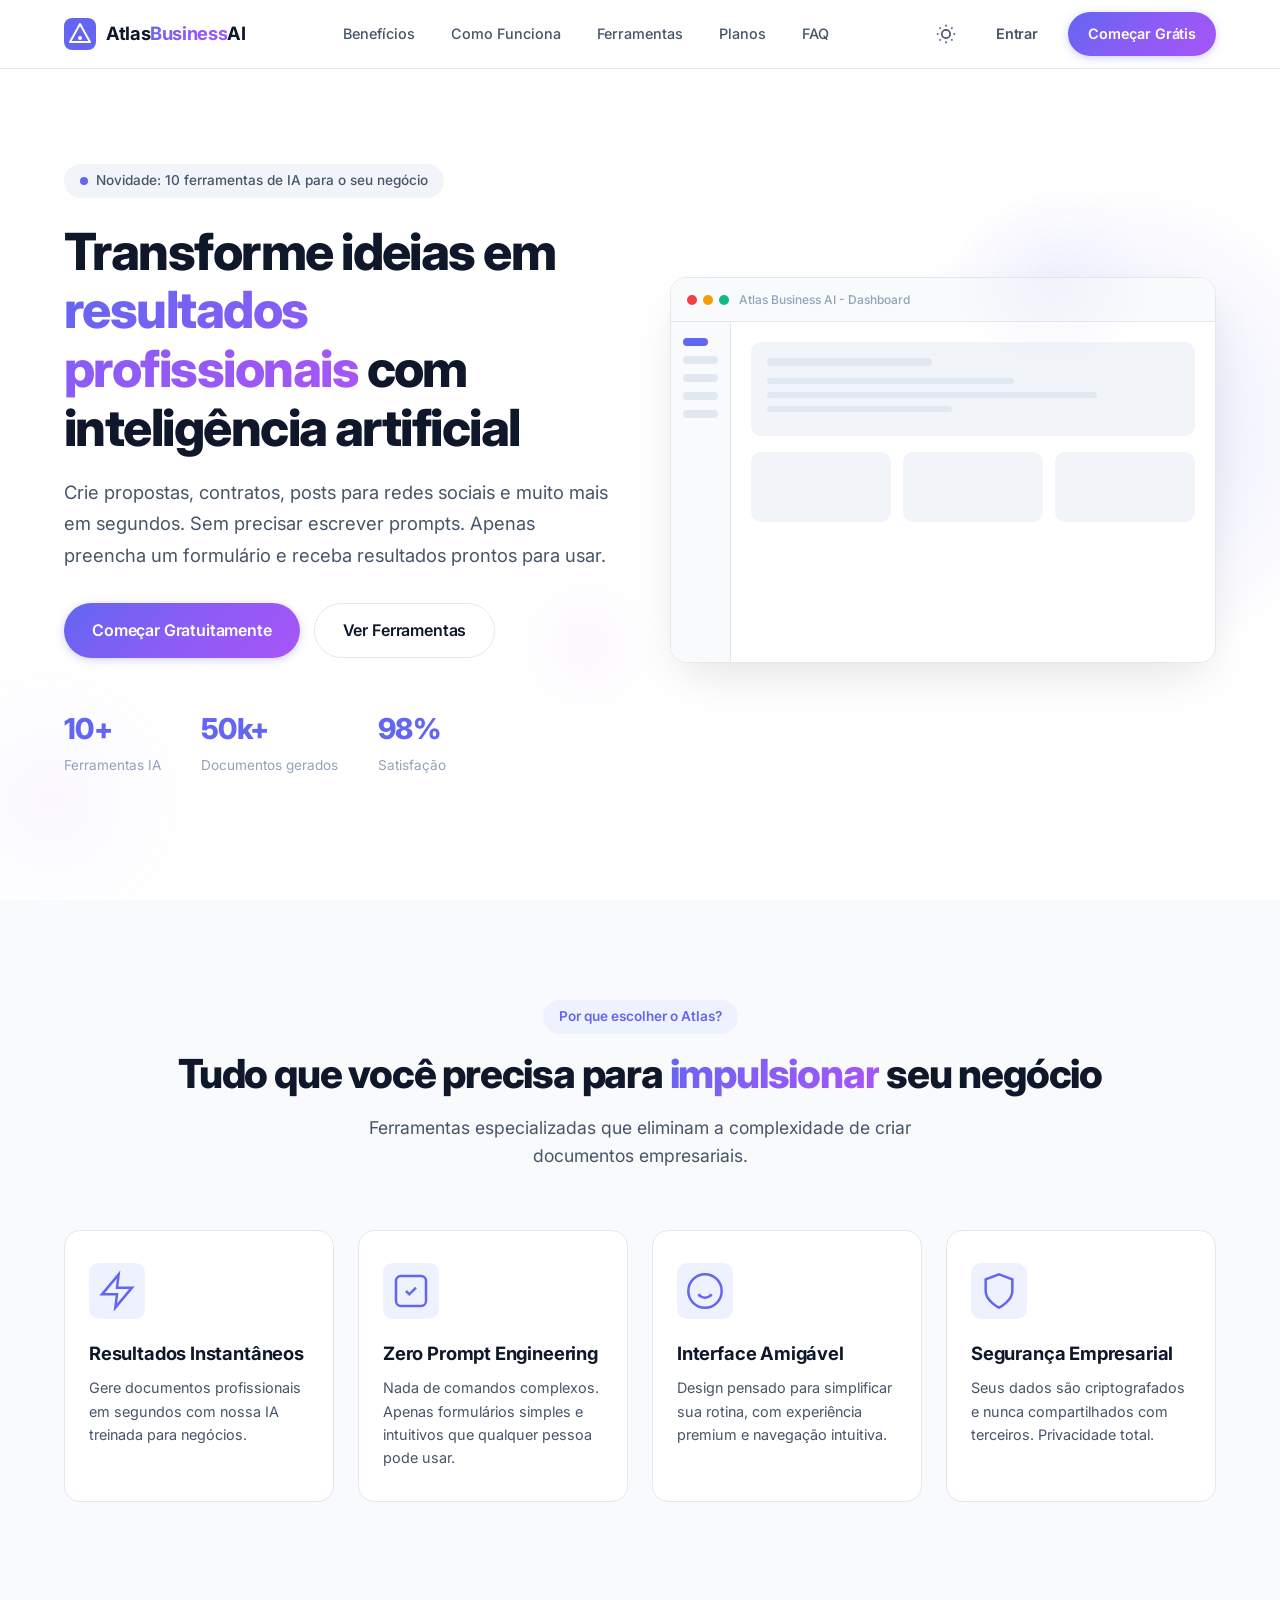
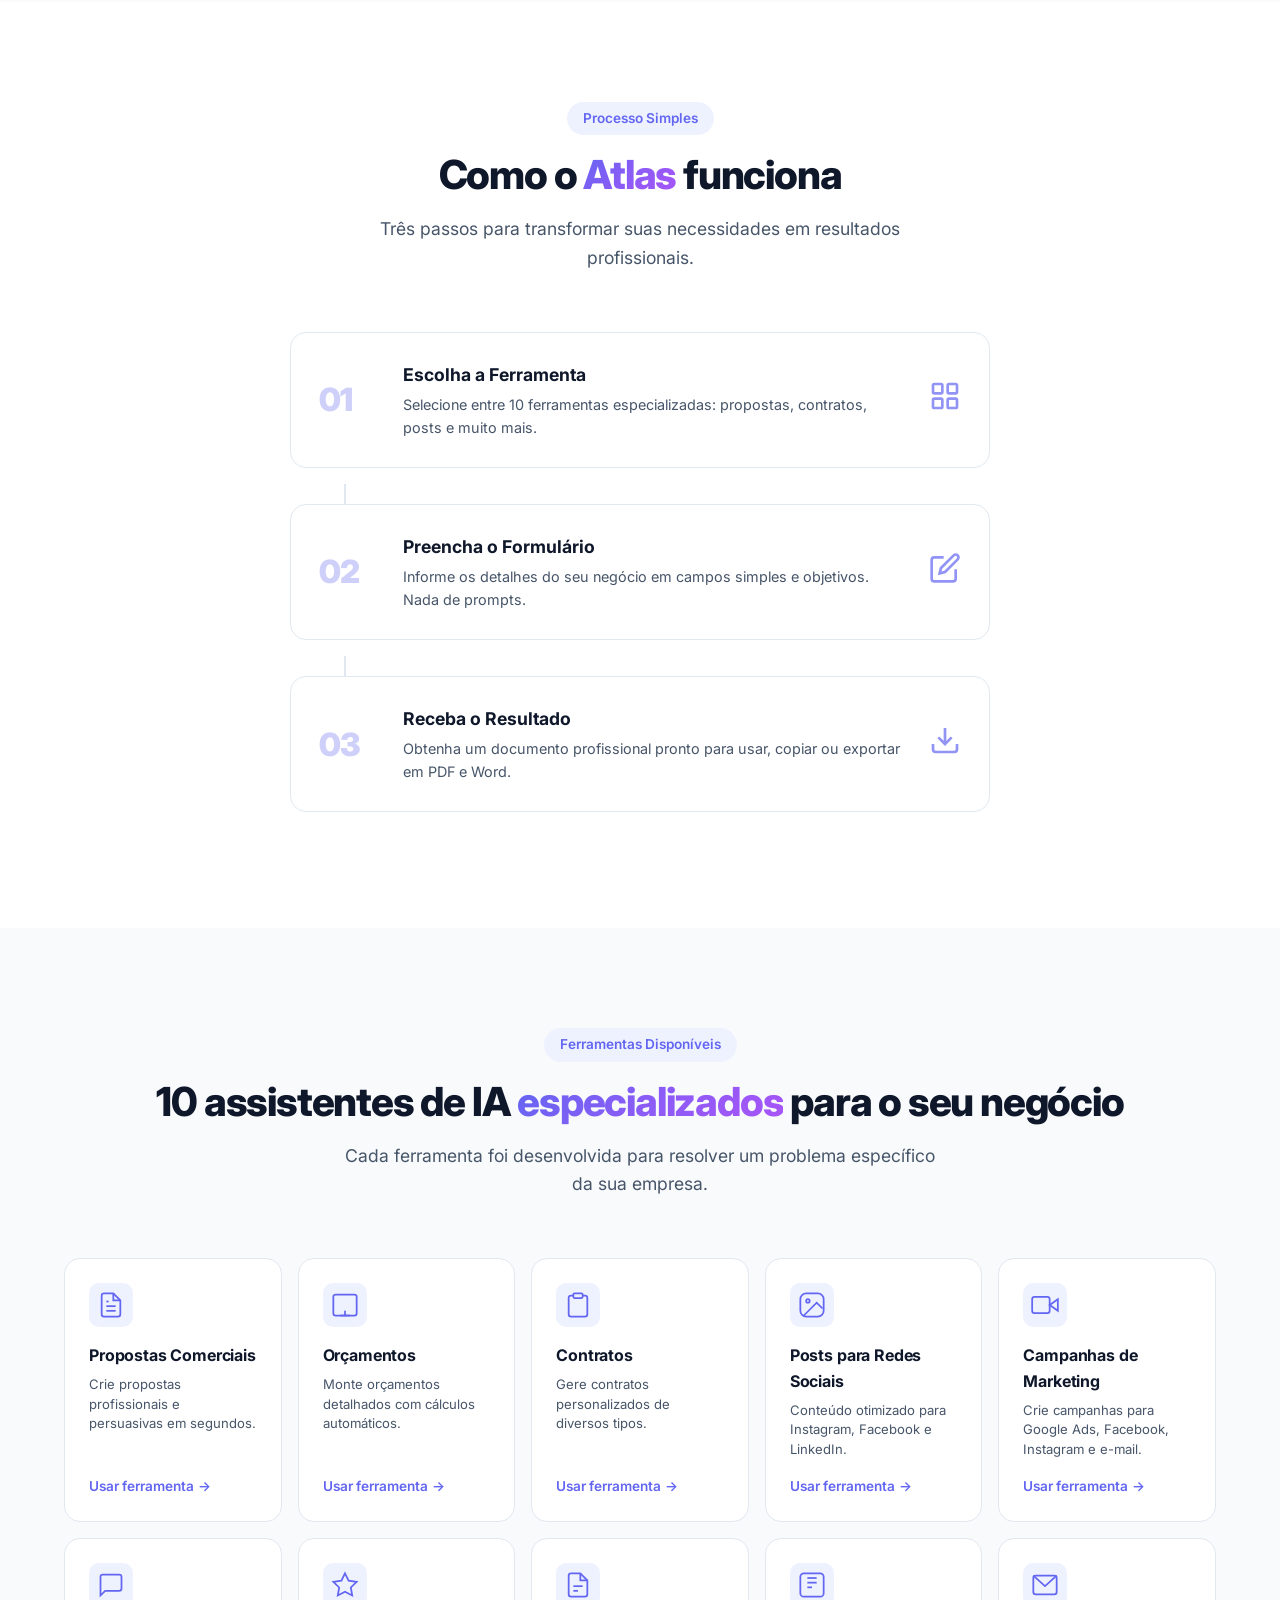
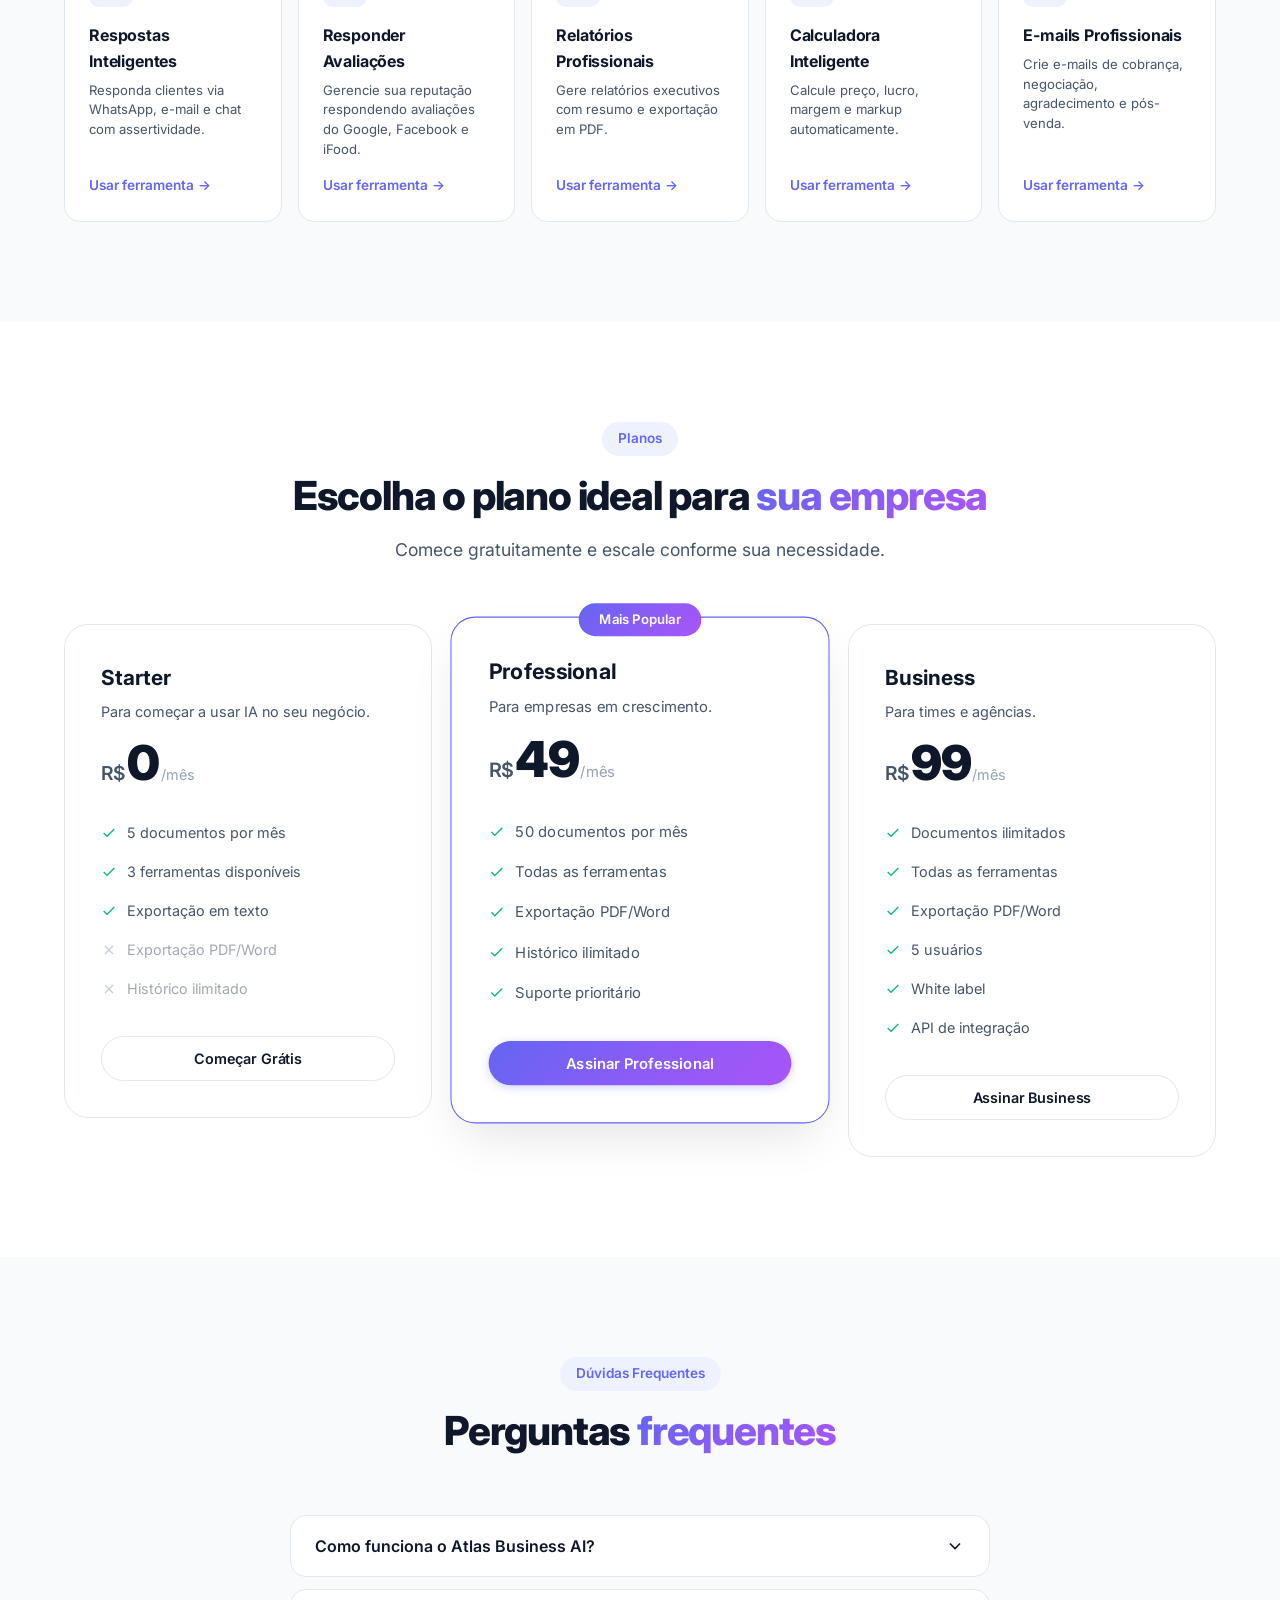
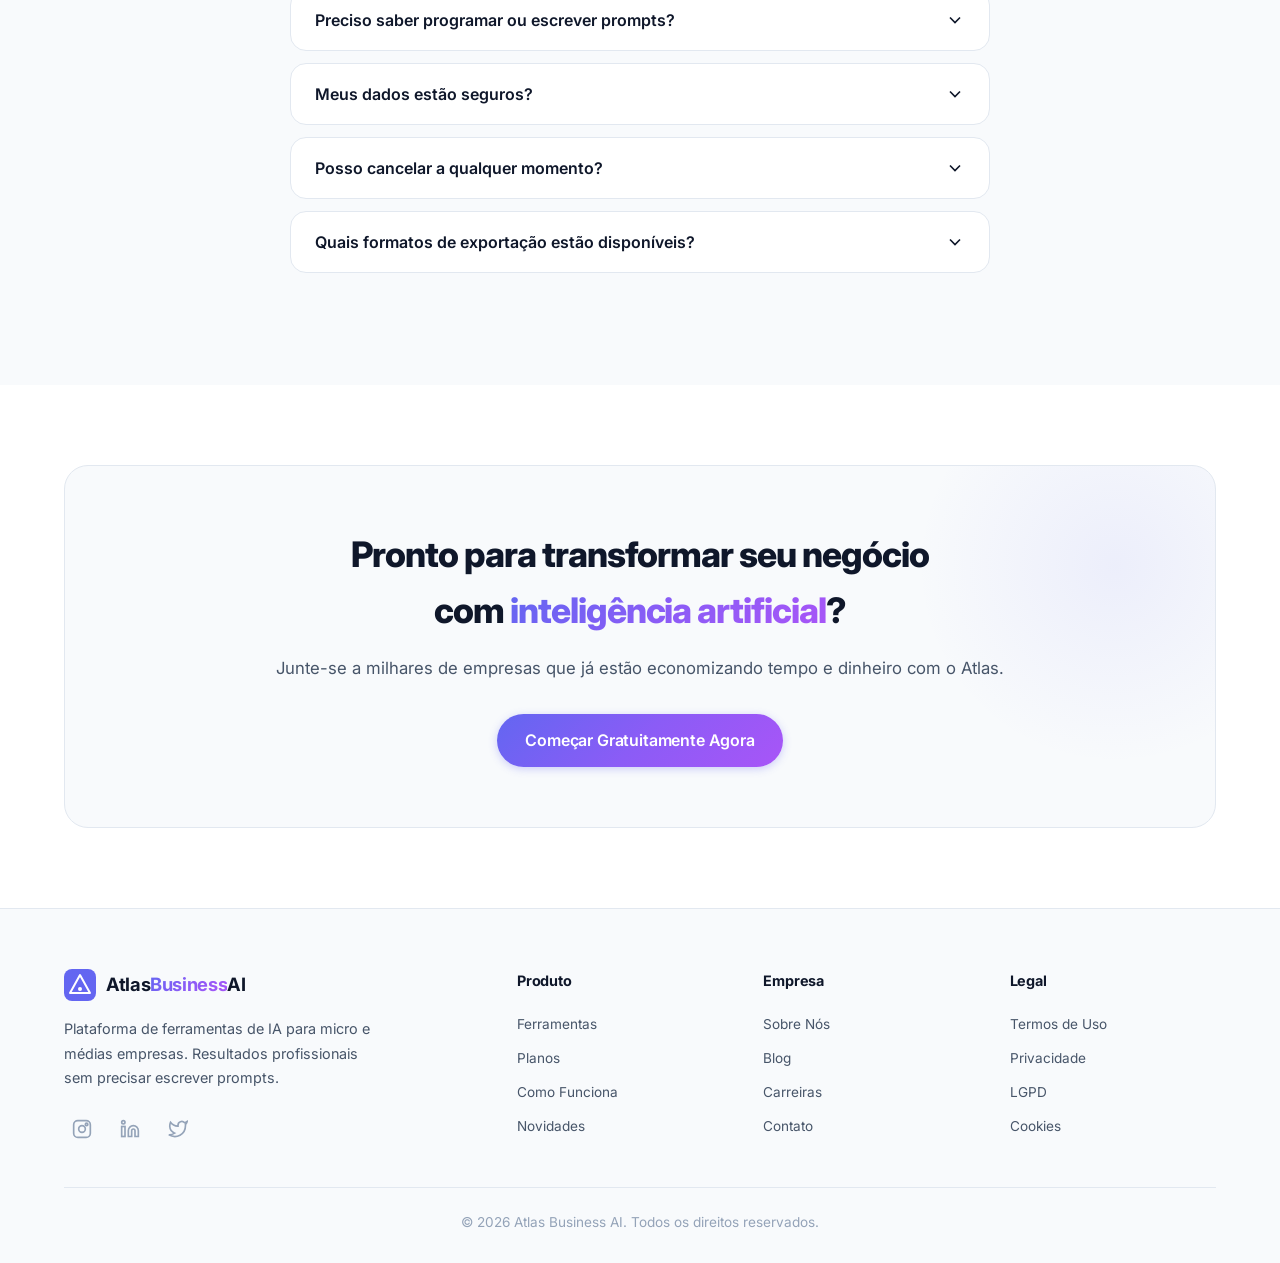
<file: index.html>
<!DOCTYPE html>
<html lang="pt-BR" data-theme="light">
<head>
    <meta charset="UTF-8">
    <meta name="viewport" content="width=device-width, initial-scale=1.0">
    <meta name="description" content="Atlas Business AI - Plataforma de ferramentas de IA para micro e médias empresas. Propostas, contratos, orçamentos e muito mais em segundos.">
    <meta name="keywords" content="IA, SaaS, propostas, contratos, orçamentos, posts, marketing, relatórios, pequenas empresas">
    <meta name="author" content="Atlas Business AI">
    <meta name="theme-color" content="#0a0f1e">
    <meta property="og:title" content="Atlas Business AI - Ferramentas Inteligentes para seu Negócio">
    <meta property="og:description" content="Crie propostas, contratos, posts e muito mais com IA. Simples, rápido e profissional.">
    <meta property="og:type" content="website">
    <meta property="og:url" content="https://atlasbusiness.ai">
    <meta property="og:image" content="https://atlasbusiness.ai/og-image.png">
    <title>Atlas Business AI - Ferramentas Inteligentes para seu Negócio</title>
    <link rel="preconnect" href="https://fonts.googleapis.com">
    <link rel="preconnect" href="https://fonts.gstatic.com" crossorigin>
    <link href="https://fonts.googleapis.com/css2?family=Inter:wght@300;400;500;600;700;800;900&display=swap" rel="stylesheet">
    <link rel="stylesheet" href="assets/css/style.css">
    <link rel="icon" type="image/svg+xml" href="data:image/svg+xml,<svg xmlns='http://www.w3.org/2000/svg' viewBox='0 0 100 100'><text y='.9em' font-size='90'>🏔️</text></svg>">
</head>
<body>
    <!-- Cabeçalho / Navbar -->
    <header class="navbar" id="navbar">
        <div class="container navbar-container">
            <a href="#" class="logo" aria-label="Atlas Business AI - Página inicial">
                <svg width="32" height="32" viewBox="0 0 32 32" fill="none" xmlns="http://www.w3.org/2000/svg">
                    <rect width="32" height="32" rx="8" fill="url(#logo-grad)"/>
                    <path d="M6 24L16 6L26 24H6Z" stroke="white" stroke-width="2" fill="none" stroke-linejoin="round"/>
                    <circle cx="16" cy="20" r="2" fill="white"/>
                    <defs>
                        <linearGradient id="logo-grad" x1="0" y1="0" x2="32" y2="32">
                            <stop offset="0%" stop-color="#6366f1"/>
                            <stop offset="100%" stop-color="#8b5cf6"/>
                        </linearGradient>
                    </defs>
                </svg>
                <span class="logo-text">Atlas<span class="logo-highlight">Business</span>AI</span>
            </a>
            <nav class="nav-links" id="navLinks">
                <a href="#beneficios" class="nav-link">Benefícios</a>
                <a href="#como-funciona" class="nav-link">Como Funciona</a>
                <a href="#ferramentas" class="nav-link">Ferramentas</a>
                <a href="#planos" class="nav-link">Planos</a>
                <a href="#faq" class="nav-link">FAQ</a>
            </nav>
            <div class="nav-actions">
                <button class="theme-toggle" id="themeToggle" aria-label="Alternar tema claro/escuro" title="Alternar tema">
                    <svg class="sun-icon" width="20" height="20" viewBox="0 0 24 24" fill="none" stroke="currentColor" stroke-width="2"><circle cx="12" cy="12" r="5"/><line x1="12" y1="1" x2="12" y2="3"/><line x1="12" y1="21" x2="12" y2="23"/><line x1="4.22" y1="4.22" x2="5.64" y2="5.64"/><line x1="18.36" y1="18.36" x2="19.78" y2="19.78"/><line x1="1" y1="12" x2="3" y2="12"/><line x1="21" y1="12" x2="23" y2="12"/><line x1="4.22" y1="19.78" x2="5.64" y2="18.36"/><line x1="18.36" y1="5.64" x2="19.78" y2="4.22"/></svg>
                    <svg class="moon-icon" width="20" height="20" viewBox="0 0 24 24" fill="none" stroke="currentColor" stroke-width="2"><path d="M21 12.79A9 9 0 1 1 11.21 3 7 7 0 0 0 21 12.79z"/></svg>
                </button>
                <a href="pages/login.html" class="btn btn-ghost">Entrar</a>
                <a href="pages/signup.html" class="btn btn-primary">Começar Grátis</a>
                <button class="mobile-menu-btn" id="mobileMenuBtn" aria-label="Abrir menu" aria-expanded="false">
                    <span></span><span></span><span></span>
                </button>
            </div>
        </div>
    </header>

    <main>
        <!-- Hero Section -->
        <section class="hero" id="hero">
            <div class="container hero-container">
                <div class="hero-content">
                    <div class="hero-badge">
                        <span class="badge-dot"></span> Novidade: 10 ferramentas de IA para o seu negócio
                    </div>
                    <h1 class="hero-title">
                        Transforme ideias em <span class="gradient-text">resultados profissionais</span> com inteligência artificial
                    </h1>
                    <p class="hero-subtitle">
                        Crie propostas, contratos, posts para redes sociais e muito mais em segundos. 
                        Sem precisar escrever prompts. Apenas preencha um formulário e receba resultados prontos para usar.
                    </p>
                    <div class="hero-cta">
                        <a href="pages/signup.html" class="btn btn-primary btn-lg">Começar Gratuitamente</a>
                        <a href="#ferramentas" class="btn btn-outline btn-lg">Ver Ferramentas</a>
                    </div>
                    <div class="hero-stats">
                        <div class="stat">
                            <span class="stat-number">10+</span>
                            <span class="stat-label">Ferramentas IA</span>
                        </div>
                        <div class="stat">
                            <span class="stat-number">50k+</span>
                            <span class="stat-label">Documentos gerados</span>
                        </div>
                        <div class="stat">
                            <span class="stat-number">98%</span>
                            <span class="stat-label">Satisfação</span>
                        </div>
                    </div>
                </div>
                <div class="hero-image">
                    <div class="dashboard-preview">
                        <div class="preview-header">
                            <div class="preview-dots">
                                <span class="dot red"></span>
                                <span class="dot yellow"></span>
                                <span class="dot green"></span>
                            </div>
                            <span class="preview-title">Atlas Business AI - Dashboard</span>
                        </div>
                        <div class="preview-content">
                            <div class="preview-sidebar">
                                <div class="preview-menu-item active"></div>
                                <div class="preview-menu-item"></div>
                                <div class="preview-menu-item"></div>
                                <div class="preview-menu-item"></div>
                                <div class="preview-menu-item"></div>
                            </div>
                            <div class="preview-main">
                                <div class="preview-card">
                                    <div class="preview-card-header"></div>
                                    <div class="preview-card-body">
                                        <div class="preview-line short"></div>
                                        <div class="preview-line long"></div>
                                        <div class="preview-line medium"></div>
                                    </div>
                                </div>
                                <div class="preview-grid">
                                    <div class="preview-mini-card"></div>
                                    <div class="preview-mini-card"></div>
                                    <div class="preview-mini-card"></div>
                                </div>
                            </div>
                        </div>
                    </div>
                    <div class="hero-glow"></div>
                </div>
            </div>
            <div class="hero-bg-shapes">
                <div class="shape shape-1"></div>
                <div class="shape shape-2"></div>
                <div class="shape shape-3"></div>
            </div>
        </section>

        <!-- Benefícios -->
        <section class="benefits" id="beneficios">
            <div class="container">
                <div class="section-header">
                    <span class="section-tag">Por que escolher o Atlas?</span>
                    <h2 class="section-title">Tudo que você precisa para <span class="gradient-text">impulsionar</span> seu negócio</h2>
                    <p class="section-description">Ferramentas especializadas que eliminam a complexidade de criar documentos empresariais.</p>
                </div>
                <div class="benefits-grid">
                    <div class="benefit-card" data-aos="fade-up">
                        <div class="benefit-icon">
                            <svg width="40" height="40" viewBox="0 0 24 24" fill="none" stroke="currentColor" stroke-width="1.5" class="icon-gradient"><path d="M13 2L3 14h9l-1 8 10-12h-9l1-8z"/></svg>
                        </div>
                        <h3 class="benefit-title">Resultados Instantâneos</h3>
                        <p class="benefit-description">Gere documentos profissionais em segundos com nossa IA treinada para negócios.</p>
                    </div>
                    <div class="benefit-card" data-aos="fade-up" data-aos-delay="100">
                        <div class="benefit-icon">
                            <svg width="40" height="40" viewBox="0 0 24 24" fill="none" stroke="currentColor" stroke-width="1.5" class="icon-gradient"><rect x="3" y="3" width="18" height="18" rx="3"/><path d="M9 12l2 2 4-4"/></svg>
                        </div>
                        <h3 class="benefit-title">Zero Prompt Engineering</h3>
                        <p class="benefit-description">Nada de comandos complexos. Apenas formulários simples e intuitivos que qualquer pessoa pode usar.</p>
                    </div>
                    <div class="benefit-card" data-aos="fade-up" data-aos-delay="200">
                        <div class="benefit-icon">
                            <svg width="40" height="40" viewBox="0 0 24 24" fill="none" stroke="currentColor" stroke-width="1.5" class="icon-gradient"><circle cx="12" cy="12" r="10"/><path d="M8 14s1.5 2 4 2 4-2 4-2"/><line x1="9" y1="9" x2="9.01" y2="9"/><line x1="15" y1="9" x2="15.01" y2="9"/></svg>
                        </div>
                        <h3 class="benefit-title">Interface Amigável</h3>
                        <p class="benefit-description">Design pensado para simplificar sua rotina, com experiência premium e navegação intuitiva.</p>
                    </div>
                    <div class="benefit-card" data-aos="fade-up" data-aos-delay="300">
                        <div class="benefit-icon">
                            <svg width="40" height="40" viewBox="0 0 24 24" fill="none" stroke="currentColor" stroke-width="1.5" class="icon-gradient"><path d="M12 22s8-4 8-10V5l-8-3-8 3v7c0 6 8 10 8 10z"/></svg>
                        </div>
                        <h3 class="benefit-title">Segurança Empresarial</h3>
                        <p class="benefit-description">Seus dados são criptografados e nunca compartilhados com terceiros. Privacidade total.</p>
                    </div>
                </div>
            </div>
        </section>

        <!-- Como Funciona -->
        <section class="how-it-works" id="como-funciona">
            <div class="container">
                <div class="section-header">
                    <span class="section-tag">Processo Simples</span>
                    <h2 class="section-title">Como o <span class="gradient-text">Atlas</span> funciona</h2>
                    <p class="section-description">Três passos para transformar suas necessidades em resultados profissionais.</p>
                </div>
                <div class="steps-container">
                    <div class="step" data-aos="fade-right">
                        <div class="step-number">01</div>
                        <div class="step-content">
                            <h3 class="step-title">Escolha a Ferramenta</h3>
                            <p class="step-description">Selecione entre 10 ferramentas especializadas: propostas, contratos, posts e muito mais.</p>
                        </div>
                        <div class="step-icon">
                            <svg width="32" height="32" viewBox="0 0 24 24" fill="none" stroke="currentColor" stroke-width="2"><rect x="3" y="3" width="7" height="7" rx="1"/><rect x="14" y="3" width="7" height="7" rx="1"/><rect x="3" y="14" width="7" height="7" rx="1"/><rect x="14" y="14" width="7" height="7" rx="1"/></svg>
                        </div>
                    </div>
                    <div class="step-connector"></div>
                    <div class="step" data-aos="fade-right" data-aos-delay="150">
                        <div class="step-number">02</div>
                        <div class="step-content">
                            <h3 class="step-title">Preencha o Formulário</h3>
                            <p class="step-description">Informe os detalhes do seu negócio em campos simples e objetivos. Nada de prompts.</p>
                        </div>
                        <div class="step-icon">
                            <svg width="32" height="32" viewBox="0 0 24 24" fill="none" stroke="currentColor" stroke-width="2"><path d="M11 4H4a2 2 0 0 0-2 2v14a2 2 0 0 0 2 2h14a2 2 0 0 0 2-2v-7"/><path d="M18.5 2.5a2.121 2.121 0 0 1 3 3L12 15l-4 1 1-4 9.5-9.5z"/></svg>
                        </div>
                    </div>
                    <div class="step-connector"></div>
                    <div class="step" data-aos="fade-right" data-aos-delay="300">
                        <div class="step-number">03</div>
                        <div class="step-content">
                            <h3 class="step-title">Receba o Resultado</h3>
                            <p class="step-description">Obtenha um documento profissional pronto para usar, copiar ou exportar em PDF e Word.</p>
                        </div>
                        <div class="step-icon">
                            <svg width="32" height="32" viewBox="0 0 24 24" fill="none" stroke="currentColor" stroke-width="2"><path d="M21 15v4a2 2 0 0 1-2 2H5a2 2 0 0 1-2-2v-4"/><polyline points="7 10 12 15 17 10"/><line x1="12" y1="15" x2="12" y2="3"/></svg>
                        </div>
                    </div>
                </div>
            </div>
        </section>

        <!-- Ferramentas -->
        <section class="tools" id="ferramentas">
            <div class="container">
                <div class="section-header">
                    <span class="section-tag">Ferramentas Disponíveis</span>
                    <h2 class="section-title">10 assistentes de IA <span class="gradient-text">especializados</span> para o seu negócio</h2>
                    <p class="section-description">Cada ferramenta foi desenvolvida para resolver um problema específico da sua empresa.</p>
                </div>
                <div class="tools-grid">
                    <div class="tool-card" data-tool="proposta">
                        <div class="tool-card-icon">
                            <svg width="28" height="28" viewBox="0 0 24 24" fill="none" stroke="currentColor" stroke-width="1.5"><path d="M14 2H6a2 2 0 0 0-2 2v16a2 2 0 0 0 2 2h12a2 2 0 0 0 2-2V8z"/><polyline points="14 2 14 8 20 8"/><line x1="16" y1="13" x2="8" y2="13"/><line x1="16" y1="17" x2="8" y2="17"/><polyline points="10 9 9 9 8 9"/></svg>
                        </div>
                        <h3 class="tool-card-title">Propostas Comerciais</h3>
                        <p class="tool-card-description">Crie propostas profissionais e persuasivas em segundos.</p>
                        <a href="pages/tools/proposta-comercial.html" class="tool-card-link">Usar ferramenta <span>→</span></a>
                    </div>
                    <div class="tool-card" data-tool="orcamento">
                        <div class="tool-card-icon">
                            <svg width="28" height="28" viewBox="0 0 24 24" fill="none" stroke="currentColor" stroke-width="1.5"><rect x="2" y="3" width="20" height="18" rx="2"/><line x1="8" y1="21" x2="16" y2="21"/><line x1="12" y1="17" x2="12" y2="21"/></svg>
                        </div>
                        <h3 class="tool-card-title">Orçamentos</h3>
                        <p class="tool-card-description">Monte orçamentos detalhados com cálculos automáticos.</p>
                        <a href="pages/tools/orcamentos.html" class="tool-card-link">Usar ferramenta <span>→</span></a>
                    </div>
                    <div class="tool-card" data-tool="contrato">
                        <div class="tool-card-icon">
                            <svg width="28" height="28" viewBox="0 0 24 24" fill="none" stroke="currentColor" stroke-width="1.5"><path d="M16 4h2a2 2 0 0 1 2 2v14a2 2 0 0 1-2 2H6a2 2 0 0 1-2-2V6a2 2 0 0 1 2-2h2"/><rect x="8" y="2" width="8" height="4" rx="1"/></svg>
                        </div>
                        <h3 class="tool-card-title">Contratos</h3>
                        <p class="tool-card-description">Gere contratos personalizados de diversos tipos.</p>
                        <a href="pages/tools/contratos.html" class="tool-card-link">Usar ferramenta <span>→</span></a>
                    </div>
                    <div class="tool-card" data-tool="posts">
                        <div class="tool-card-icon">
                            <svg width="28" height="28" viewBox="0 0 24 24" fill="none" stroke="currentColor" stroke-width="1.5"><rect x="2" y="2" width="20" height="20" rx="5"/><circle cx="8.5" cy="8.5" r="1.5"/><polyline points="21 15 16 10 5 21"/></svg>
                        </div>
                        <h3 class="tool-card-title">Posts para Redes Sociais</h3>
                        <p class="tool-card-description">Conteúdo otimizado para Instagram, Facebook e LinkedIn.</p>
                        <a href="pages/tools/posts.html" class="tool-card-link">Usar ferramenta <span>→</span></a>
                    </div>
                    <div class="tool-card" data-tool="campanhas">
                        <div class="tool-card-icon">
                            <svg width="28" height="28" viewBox="0 0 24 24" fill="none" stroke="currentColor" stroke-width="1.5"><polygon points="23 7 16 12 23 17 23 7"/><rect x="1" y="5" width="15" height="14" rx="2"/></svg>
                        </div>
                        <h3 class="tool-card-title">Campanhas de Marketing</h3>
                        <p class="tool-card-description">Crie campanhas para Google Ads, Facebook, Instagram e e-mail.</p>
                        <a href="pages/tools/campanhas.html" class="tool-card-link">Usar ferramenta <span>→</span></a>
                    </div>
                    <div class="tool-card" data-tool="respostas">
                        <div class="tool-card-icon">
                            <svg width="28" height="28" viewBox="0 0 24 24" fill="none" stroke="currentColor" stroke-width="1.5"><path d="M21 15a2 2 0 0 1-2 2H7l-4 4V5a2 2 0 0 1 2-2h14a2 2 0 0 1 2 2z"/></svg>
                        </div>
                        <h3 class="tool-card-title">Respostas Inteligentes</h3>
                        <p class="tool-card-description">Responda clientes via WhatsApp, e-mail e chat com assertividade.</p>
                        <a href="pages/tools/respostas.html" class="tool-card-link">Usar ferramenta <span>→</span></a>
                    </div>
                    <div class="tool-card" data-tool="avaliacoes">
                        <div class="tool-card-icon">
                            <svg width="28" height="28" viewBox="0 0 24 24" fill="none" stroke="currentColor" stroke-width="1.5"><polygon points="12 2 15.09 8.26 22 9.27 17 14.14 18.18 21.02 12 17.77 5.82 21.02 7 14.14 2 9.27 8.91 8.26 12 2"/></svg>
                        </div>
                        <h3 class="tool-card-title">Responder Avaliações</h3>
                        <p class="tool-card-description">Gerencie sua reputação respondendo avaliações do Google, Facebook e iFood.</p>
                        <a href="pages/tools/avaliacoes.html" class="tool-card-link">Usar ferramenta <span>→</span></a>
                    </div>
                    <div class="tool-card" data-tool="relatorios">
                        <div class="tool-card-icon">
                            <svg width="28" height="28" viewBox="0 0 24 24" fill="none" stroke="currentColor" stroke-width="1.5"><path d="M14 2H6a2 2 0 0 0-2 2v16a2 2 0 0 0 2 2h12a2 2 0 0 0 2-2V8z"/><polyline points="14 2 14 8 20 8"/><line x1="8" y1="13" x2="16" y2="13"/><line x1="8" y1="17" x2="12" y2="17"/></svg>
                        </div>
                        <h3 class="tool-card-title">Relatórios Profissionais</h3>
                        <p class="tool-card-description">Gere relatórios executivos com resumo e exportação em PDF.</p>
                        <a href="pages/tools/relatorios.html" class="tool-card-link">Usar ferramenta <span>→</span></a>
                    </div>
                    <div class="tool-card" data-tool="calculadora">
                        <div class="tool-card-icon">
                            <svg width="28" height="28" viewBox="0 0 24 24" fill="none" stroke="currentColor" stroke-width="1.5"><rect x="2" y="2" width="20" height="20" rx="3"/><line x1="8" y1="6" x2="16" y2="6"/><line x1="8" y1="10" x2="16" y2="10"/><line x1="8" y1="14" x2="12" y2="14"/></svg>
                        </div>
                        <h3 class="tool-card-title">Calculadora Inteligente</h3>
                        <p class="tool-card-description">Calcule preço, lucro, margem e markup automaticamente.</p>
                        <a href="pages/tools/calculadora.html" class="tool-card-link">Usar ferramenta <span>→</span></a>
                    </div>
                    <div class="tool-card" data-tool="emails">
                        <div class="tool-card-icon">
                            <svg width="28" height="28" viewBox="0 0 24 24" fill="none" stroke="currentColor" stroke-width="1.5"><rect x="2" y="4" width="20" height="16" rx="2"/><polyline points="22 4 12 13 2 4"/></svg>
                        </div>
                        <h3 class="tool-card-title">E-mails Profissionais</h3>
                        <p class="tool-card-description">Crie e-mails de cobrança, negociação, agradecimento e pós-venda.</p>
                        <a href="pages/tools/emails.html" class="tool-card-link">Usar ferramenta <span>→</span></a>
                    </div>
                </div>
            </div>
        </section>

        <!-- Planos -->
        <section class="pricing" id="planos">
            <div class="container">
                <div class="section-header">
                    <span class="section-tag">Planos</span>
                    <h2 class="section-title">Escolha o plano ideal para <span class="gradient-text">sua empresa</span></h2>
                    <p class="section-description">Comece gratuitamente e escale conforme sua necessidade.</p>
                </div>
                <div class="pricing-grid">
                    <div class="pricing-card">
                        <div class="pricing-header">
                            <h3 class="pricing-name">Starter</h3>
                            <p class="pricing-description">Para começar a usar IA no seu negócio.</p>
                            <div class="pricing-price">
                                <span class="currency">R$</span>
                                <span class="amount">0</span>
                                <span class="period">/mês</span>
                            </div>
                        </div>
                        <ul class="pricing-features">
                            <li><svg width="16" height="16" viewBox="0 0 24 24" fill="none" stroke="currentColor" stroke-width="2"><polyline points="20 6 9 17 4 12"/></svg> 5 documentos por mês</li>
                            <li><svg width="16" height="16" viewBox="0 0 24 24" fill="none" stroke="currentColor" stroke-width="2"><polyline points="20 6 9 17 4 12"/></svg> 3 ferramentas disponíveis</li>
                            <li><svg width="16" height="16" viewBox="0 0 24 24" fill="none" stroke="currentColor" stroke-width="2"><polyline points="20 6 9 17 4 12"/></svg> Exportação em texto</li>
                            <li class="disabled"><svg width="16" height="16" viewBox="0 0 24 24" fill="none" stroke="currentColor" stroke-width="2"><line x1="18" y1="6" x2="6" y2="18"/><line x1="6" y1="6" x2="18" y2="18"/></svg> Exportação PDF/Word</li>
                            <li class="disabled"><svg width="16" height="16" viewBox="0 0 24 24" fill="none" stroke="currentColor" stroke-width="2"><line x1="18" y1="6" x2="6" y2="18"/><line x1="6" y1="6" x2="18" y2="18"/></svg> Histórico ilimitado</li>
                        </ul>
                        <a href="pages/signup.html" class="btn btn-outline btn-block">Começar Grátis</a>
                    </div>
                    <div class="pricing-card popular">
                        <div class="pricing-badge">Mais Popular</div>
                        <div class="pricing-header">
                            <h3 class="pricing-name">Professional</h3>
                            <p class="pricing-description">Para empresas em crescimento.</p>
                            <div class="pricing-price">
                                <span class="currency">R$</span>
                                <span class="amount">49</span>
                                <span class="period">/mês</span>
                            </div>
                        </div>
                        <ul class="pricing-features">
                            <li><svg width="16" height="16" viewBox="0 0 24 24" fill="none" stroke="currentColor" stroke-width="2"><polyline points="20 6 9 17 4 12"/></svg> 50 documentos por mês</li>
                            <li><svg width="16" height="16" viewBox="0 0 24 24" fill="none" stroke="currentColor" stroke-width="2"><polyline points="20 6 9 17 4 12"/></svg> Todas as ferramentas</li>
                            <li><svg width="16" height="16" viewBox="0 0 24 24" fill="none" stroke="currentColor" stroke-width="2"><polyline points="20 6 9 17 4 12"/></svg> Exportação PDF/Word</li>
                            <li><svg width="16" height="16" viewBox="0 0 24 24" fill="none" stroke="currentColor" stroke-width="2"><polyline points="20 6 9 17 4 12"/></svg> Histórico ilimitado</li>
                            <li><svg width="16" height="16" viewBox="0 0 24 24" fill="none" stroke="currentColor" stroke-width="2"><polyline points="20 6 9 17 4 12"/></svg> Suporte prioritário</li>
                        </ul>
                        <a href="pages/signup.html" class="btn btn-primary btn-block">Assinar Professional</a>
                    </div>
                    <div class="pricing-card">
                        <div class="pricing-header">
                            <h3 class="pricing-name">Business</h3>
                            <p class="pricing-description">Para times e agências.</p>
                            <div class="pricing-price">
                                <span class="currency">R$</span>
                                <span class="amount">99</span>
                                <span class="period">/mês</span>
                            </div>
                        </div>
                        <ul class="pricing-features">
                            <li><svg width="16" height="16" viewBox="0 0 24 24" fill="none" stroke="currentColor" stroke-width="2"><polyline points="20 6 9 17 4 12"/></svg> Documentos ilimitados</li>
                            <li><svg width="16" height="16" viewBox="0 0 24 24" fill="none" stroke="currentColor" stroke-width="2"><polyline points="20 6 9 17 4 12"/></svg> Todas as ferramentas</li>
                            <li><svg width="16" height="16" viewBox="0 0 24 24" fill="none" stroke="currentColor" stroke-width="2"><polyline points="20 6 9 17 4 12"/></svg> Exportação PDF/Word</li>
                            <li><svg width="16" height="16" viewBox="0 0 24 24" fill="none" stroke="currentColor" stroke-width="2"><polyline points="20 6 9 17 4 12"/></svg> 5 usuários</li>
                            <li><svg width="16" height="16" viewBox="0 0 24 24" fill="none" stroke="currentColor" stroke-width="2"><polyline points="20 6 9 17 4 12"/></svg> White label</li>
                            <li><svg width="16" height="16" viewBox="0 0 24 24" fill="none" stroke="currentColor" stroke-width="2"><polyline points="20 6 9 17 4 12"/></svg> API de integração</li>
                        </ul>
                        <a href="pages/signup.html" class="btn btn-outline btn-block">Assinar Business</a>
                    </div>
                </div>
            </div>
        </section>

        <!-- FAQ -->
        <section class="faq" id="faq">
            <div class="container">
                <div class="section-header">
                    <span class="section-tag">Dúvidas Frequentes</span>
                    <h2 class="section-title">Perguntas <span class="gradient-text">frequentes</span></h2>
                </div>
                <div class="faq-list">
                    <div class="faq-item">
                        <button class="faq-question" aria-expanded="false">
                            <span>Como funciona o Atlas Business AI?</span>
                            <svg width="20" height="20" viewBox="0 0 24 24" fill="none" stroke="currentColor" stroke-width="2"><polyline points="6 9 12 15 18 9"/></svg>
                        </button>
                        <div class="faq-answer">
                            <p>O Atlas é uma plataforma com ferramentas de IA especializadas. Você escolhe a ferramenta desejada, preenche um formulário simples com informações do seu negócio e recebe um resultado profissional pronto para usar. Não é necessário escrever prompts complexos.</p>
                        </div>
                    </div>
                    <div class="faq-item">
                        <button class="faq-question" aria-expanded="false">
                            <span>Preciso saber programar ou escrever prompts?</span>
                            <svg width="20" height="20" viewBox="0 0 24 24" fill="none" stroke="currentColor" stroke-width="2"><polyline points="6 9 12 15 18 9"/></svg>
                        </button>
                        <div class="faq-answer">
                            <p>Não! O Atlas foi criado para eliminar a complexidade. Basta preencher campos simples como nome da empresa, tipo de serviço e valor. Nossa IA cuida do resto e gera o documento finalizado.</p>
                        </div>
                    </div>
                    <div class="faq-item">
                        <button class="faq-question" aria-expanded="false">
                            <span>Meus dados estão seguros?</span>
                            <svg width="20" height="20" viewBox="0 0 24 24" fill="none" stroke="currentColor" stroke-width="2"><polyline points="6 9 12 15 18 9"/></svg>
                        </button>
                        <div class="faq-answer">
                            <p>Sim. Todos os dados são criptografados em repouso e em trânsito. Não compartilhamos suas informações com terceiros. Seus documentos são privados e acessíveis apenas por você.</p>
                        </div>
                    </div>
                    <div class="faq-item">
                        <button class="faq-question" aria-expanded="false">
                            <span>Posso cancelar a qualquer momento?</span>
                            <svg width="20" height="20" viewBox="0 0 24 24" fill="none" stroke="currentColor" stroke-width="2"><polyline points="6 9 12 15 18 9"/></svg>
                        </button>
                        <div class="faq-answer">
                            <p>Sim, você pode cancelar seu plano a qualquer momento sem multas ou taxas adicionais. Seu acesso continua até o final do período pago.</p>
                        </div>
                    </div>
                    <div class="faq-item">
                        <button class="faq-question" aria-expanded="false">
                            <span>Quais formatos de exportação estão disponíveis?</span>
                            <svg width="20" height="20" viewBox="0 0 24 24" fill="none" stroke="currentColor" stroke-width="2"><polyline points="6 9 12 15 18 9"/></svg>
                        </button>
                        <div class="faq-answer">
                            <p>No plano Starter você pode copiar o texto. Nos planos Professional e Business, você pode exportar em PDF e Word (DOCX), além de copiar o conteúdo.</p>
                        </div>
                    </div>
                </div>
            </div>
        </section>

        <!-- CTA Final -->
        <section class="cta-final">
            <div class="container">
                <div class="cta-card">
                    <h2 class="cta-title">Pronto para transformar seu negócio com <span class="gradient-text">inteligência artificial</span>?</h2>
                    <p class="cta-subtitle">Junte-se a milhares de empresas que já estão economizando tempo e dinheiro com o Atlas.</p>
                    <a href="pages/signup.html" class="btn btn-primary btn-lg">Começar Gratuitamente Agora</a>
                </div>
            </div>
        </section>
    </main>

    <!-- Footer -->
    <footer class="footer">
        <div class="container">
            <div class="footer-grid">
                <div class="footer-brand">
                    <a href="#" class="logo">
                        <svg width="32" height="32" viewBox="0 0 32 32" fill="none" xmlns="http://www.w3.org/2000/svg">
                            <rect width="32" height="32" rx="8" fill="url(#logo-grad)"/>
                            <path d="M6 24L16 6L26 24H6Z" stroke="white" stroke-width="2" fill="none" stroke-linejoin="round"/>
                            <circle cx="16" cy="20" r="2" fill="white"/>
                            <defs>
                                <linearGradient id="logo-grad" x1="0" y1="0" x2="32" y2="32">
                                    <stop offset="0%" stop-color="#6366f1"/>
                                    <stop offset="100%" stop-color="#8b5cf6"/>
                                </linearGradient>
                            </defs>
                        </svg>
                        <span class="logo-text">Atlas<span class="logo-highlight">Business</span>AI</span>
                    </a>
                    <p class="footer-description">Plataforma de ferramentas de IA para micro e médias empresas. Resultados profissionais sem precisar escrever prompts.</p>
                    <div class="footer-social">
                        <a href="#" aria-label="Instagram"><svg width="20" height="20" viewBox="0 0 24 24" fill="none" stroke="currentColor" stroke-width="2"><rect x="2" y="2" width="20" height="20" rx="5"/><circle cx="12" cy="12" r="4"/><circle cx="17.5" cy="6.5" r="1.5"/></svg></a>
                        <a href="#" aria-label="LinkedIn"><svg width="20" height="20" viewBox="0 0 24 24" fill="none" stroke="currentColor" stroke-width="2"><rect x="2" y="9" width="4" height="12"/><circle cx="4" cy="4" r="2"/><path d="M16 8a6 6 0 0 1 6 6v7h-4v-7a2 2 0 0 0-4 0v7h-4v-7a6 6 0 0 1 6-6z"/></svg></a>
                        <a href="#" aria-label="Twitter"><svg width="20" height="20" viewBox="0 0 24 24" fill="none" stroke="currentColor" stroke-width="2"><path d="M23 3a10.9 10.9 0 0 1-3.14 1.53 4.48 4.48 0 0 0-7.86 3v1A10.66 10.66 0 0 1 3 4s-4 9 5 13a11.64 11.64 0 0 1-7 2c9 5 20 0 20-11.5a4.5 4.5 0 0 0-.08-.83A7.72 7.72 0 0 0 23 3z"/></svg></a>
                    </div>
                </div>
                <div class="footer-links">
                    <h4>Produto</h4>
                    <a href="#ferramentas">Ferramentas</a>
                    <a href="#planos">Planos</a>
                    <a href="#como-funciona">Como Funciona</a>
                    <a href="#">Novidades</a>
                </div>
                <div class="footer-links">
                    <h4>Empresa</h4>
                    <a href="#">Sobre Nós</a>
                    <a href="#">Blog</a>
                    <a href="#">Carreiras</a>
                    <a href="#">Contato</a>
                </div>
                <div class="footer-links">
                    <h4>Legal</h4>
                    <a href="#">Termos de Uso</a>
                    <a href="#">Privacidade</a>
                    <a href="#">LGPD</a>
                    <a href="#">Cookies</a>
                </div>
            </div>
            <div class="footer-bottom">
                <p>&copy; 2026 Atlas Business AI. Todos os direitos reservados.</p>
            </div>
        </div>
    </footer>

    <script src="assets/js/main.js"></script>
</body>
</html>
</file>
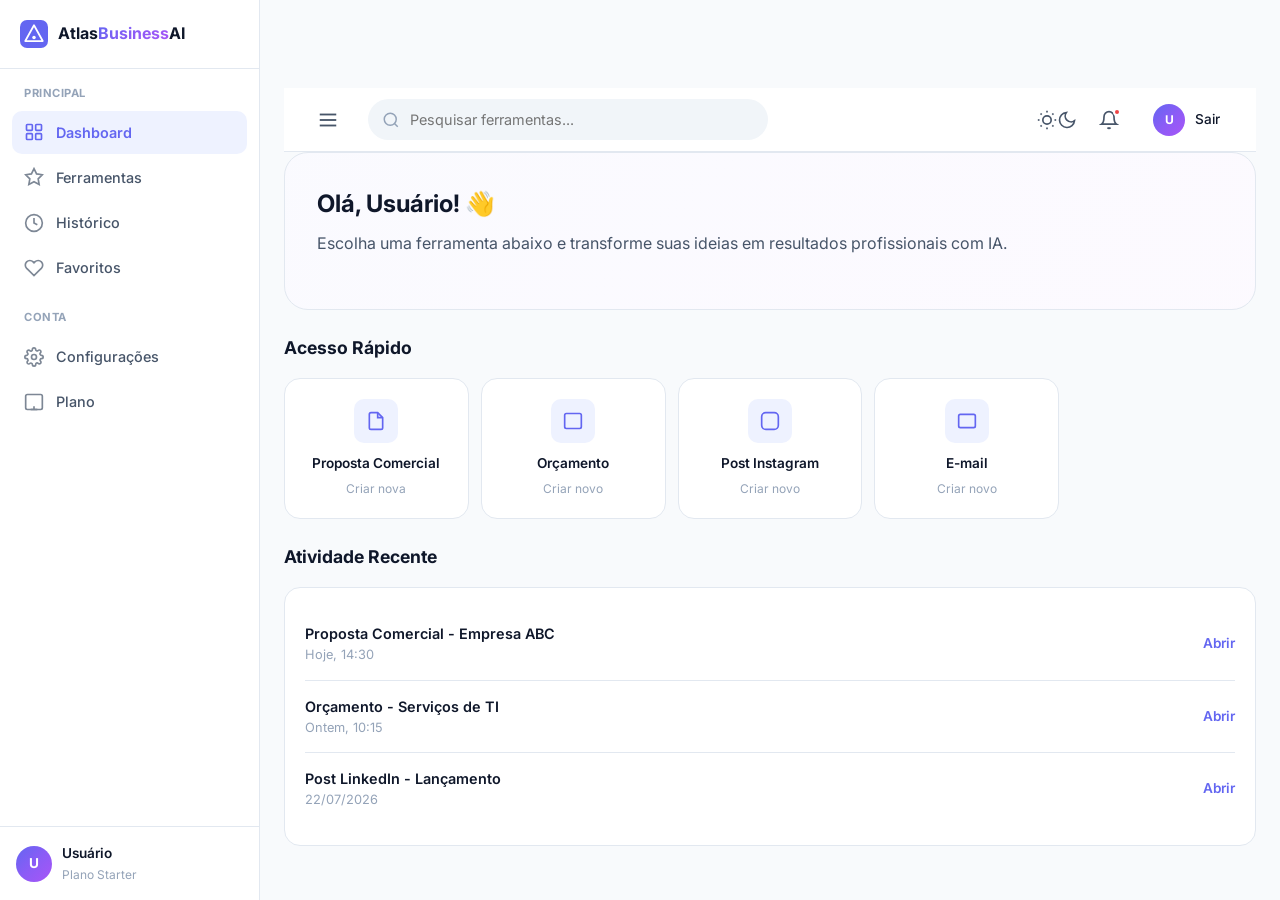
<file: pages/dashboard.html>
<!DOCTYPE html>
<html lang="pt-BR" data-theme="light">
<head>
    <meta charset="UTF-8">
    <meta name="viewport" content="width=device-width, initial-scale=1.0">
    <title>Dashboard - Atlas Business AI</title>
    <meta name="description" content="Painel de controle do Atlas Business AI">
    <link rel="preconnect" href="https://fonts.googleapis.com">
    <link rel="preconnect" href="https://fonts.gstatic.com" crossorigin>
    <link href="https://fonts.googleapis.com/css2?family=Inter:wght@300;400;500;600;700;800;900&display=swap" rel="stylesheet">
    <link rel="stylesheet" href="../assets/css/base.css">
    <link rel="stylesheet" href="../assets/css/dashboard.css">
</head>
<body>
    <div class="dashboard-layout">
        <!-- Overlay para mobile -->
        <div class="menu-overlay" id="menuOverlay"></div>

        <!-- Sidebar -->
        <aside class="sidebar" id="sidebar">
            <div class="sidebar-brand">
                <svg width="28" height="28" viewBox="0 0 32 32" fill="none">
                    <rect width="32" height="32" rx="8" fill="url(#logo-grad)"/>
                    <path d="M6 24L16 6L26 24H6Z" stroke="white" stroke-width="2" fill="none" stroke-linejoin="round"/>
                    <circle cx="16" cy="20" r="2" fill="white"/>
                    <defs><linearGradient id="logo-grad" x1="0" y1="0" x2="32" y2="32"><stop offset="0%" stop-color="#6366f1"/><stop offset="100%" stop-color="#8b5cf6"/></linearGradient></defs>
                </svg>
                <span class="logo-text">Atlas<span style="background: var(--color-primary-gradient); -webkit-background-clip: text; -webkit-text-fill-color: transparent;">Business</span>AI</span>
            </div>
            <nav class="sidebar-nav">
                <div class="sidebar-section">
                    <div class="sidebar-section-title">Principal</div>
                    <a href="dashboard.html" class="sidebar-link active">
                        <svg viewBox="0 0 24 24" fill="none" stroke="currentColor" stroke-width="2"><rect x="3" y="3" width="7" height="7" rx="1"/><rect x="14" y="3" width="7" height="7" rx="1"/><rect x="3" y="14" width="7" height="7" rx="1"/><rect x="14" y="14" width="7" height="7" rx="1"/></svg>
                        Dashboard
                    </a>
                    <a href="#ferramentas" class="sidebar-link">
                        <svg viewBox="0 0 24 24" fill="none" stroke="currentColor" stroke-width="2"><polygon points="12 2 15.09 8.26 22 9.27 17 14.14 18.18 21.02 12 17.77 5.82 21.02 7 14.14 2 9.27 8.91 8.26 12 2"/></svg>
                        Ferramentas
                    </a>
                    <a href="#historico" class="sidebar-link">
                        <svg viewBox="0 0 24 24" fill="none" stroke="currentColor" stroke-width="2"><circle cx="12" cy="12" r="10"/><polyline points="12 6 12 12 16 14"/></svg>
                        Histórico
                    </a>
                    <a href="#favoritos" class="sidebar-link">
                        <svg viewBox="0 0 24 24" fill="none" stroke="currentColor" stroke-width="2"><path d="M20.84 4.61a5.5 5.5 0 0 0-7.78 0L12 5.67l-1.06-1.06a5.5 5.5 0 0 0-7.78 7.78l1.06 1.06L12 21.23l7.78-7.78 1.06-1.06a5.5 5.5 0 0 0 0-7.78z"/></svg>
                        Favoritos
                    </a>
                </div>
                <div class="sidebar-section">
                    <div class="sidebar-section-title">Conta</div>
                    <a href="#configuracoes" class="sidebar-link">
                        <svg viewBox="0 0 24 24" fill="none" stroke="currentColor" stroke-width="2"><circle cx="12" cy="12" r="3"/><path d="M19.4 15a1.65 1.65 0 0 0 .33 1.82l.06.06a2 2 0 0 1 0 2.83 2 2 0 0 1-2.83 0l-.06-.06a1.65 1.65 0 0 0-1.82-.33 1.65 1.65 0 0 0-1 1.51V21a2 2 0 0 1-2 2 2 2 0 0 1-2-2v-.09A1.65 1.65 0 0 0 9 19.4a1.65 1.65 0 0 0-1.82.33l-.06.06a2 2 0 0 1-2.83 0 2 2 0 0 1 0-2.83l.06-.06A1.65 1.65 0 0 0 4.68 15a1.65 1.65 0 0 0-1.51-1H3a2 2 0 0 1-2-2 2 2 0 0 1 2-2h.09A1.65 1.65 0 0 0 4.6 9a1.65 1.65 0 0 0-.33-1.82l-.06-.06a2 2 0 0 1 0-2.83 2 2 0 0 1 2.83 0l.06.06A1.65 1.65 0 0 0 9 4.68a1.65 1.65 0 0 0 1-1.51V3a2 2 0 0 1 2-2 2 2 0 0 1 2 2v.09a1.65 1.65 0 0 0 1 1.51 1.65 1.65 0 0 0 1.82-.33l.06-.06a2 2 0 0 1 2.83 0 2 2 0 0 1 0 2.83l-.06.06A1.65 1.65 0 0 0 19.4 9a1.65 1.65 0 0 0 1.51 1H21a2 2 0 0 1 2 2 2 2 0 0 1-2 2h-.09a1.65 1.65 0 0 0-1.51 1z"/></svg>
                        Configurações
                    </a>
                    <a href="#plano" class="sidebar-link">
                        <svg viewBox="0 0 24 24" fill="none" stroke="currentColor" stroke-width="2"><rect x="2" y="3" width="20" height="18" rx="2"/><line x1="8" y1="21" x2="16" y2="21"/><line x1="12" y1="17" x2="12" y2="21"/></svg>
                        Plano
                    </a>
                </div>
            </nav>
            <div class="sidebar-footer">
                <div class="sidebar-user">
                    <div class="sidebar-avatar" id="sidebarAvatar">U</div>
                    <div class="sidebar-user-info">
                        <div class="sidebar-user-name" id="sidebarUserName">Usuário</div>
                        <div class="sidebar-user-plan" id="sidebarUserPlan">Plano Starter</div>
                    </div>
                </div>
            </div>
        </aside>

        <!-- Conteúdo principal -->
        <div class="main-content">
            <!-- Topbar -->
            <header class="topbar">
                <button class="topbar-btn" id="mobileMenuBtn" aria-label="Menu">
                    <svg width="22" height="22" viewBox="0 0 24 24" fill="none" stroke="currentColor" stroke-width="2"><line x1="3" y1="12" x2="21" y2="12"/><line x1="3" y1="6" x2="21" y2="6"/><line x1="3" y1="18" x2="21" y2="18"/></svg>
                </button>
                <div class="topbar-search">
                    <svg width="18" height="18" viewBox="0 0 24 24" fill="none" stroke="currentColor" stroke-width="2"><circle cx="11" cy="11" r="8"/><line x1="21" y1="21" x2="16.65" y2="16.65"/></svg>
                    <input type="text" placeholder="Pesquisar ferramentas..." aria-label="Pesquisar">
                </div>
                <div class="topbar-actions">
                    <button class="topbar-btn" onclick="Dashboard.toggleTheme()" aria-label="Alternar tema" title="Alternar tema">
                        <svg class="sun-icon" width="20" height="20" viewBox="0 0 24 24" fill="none" stroke="currentColor" stroke-width="2"><circle cx="12" cy="12" r="5"/><line x1="12" y1="1" x2="12" y2="3"/><line x1="12" y1="21" x2="12" y2="23"/><line x1="4.22" y1="4.22" x2="5.64" y2="5.64"/><line x1="18.36" y1="18.36" x2="19.78" y2="19.78"/><line x1="1" y1="12" x2="3" y2="12"/><line x1="21" y1="12" x2="23" y2="12"/><line x1="4.22" y1="19.78" x2="5.64" y2="18.36"/><line x1="18.36" y1="5.64" x2="19.78" y2="4.22"/></svg>
                        <svg class="moon-icon" width="20" height="20" viewBox="0 0 24 24" fill="none" stroke="currentColor" stroke-width="2"><path d="M21 12.79A9 9 0 1 1 11.21 3 7 7 0 0 0 21 12.79z"/></svg>
                    </button>
                    <a href="#notificacoes" class="topbar-btn" aria-label="Notificações">
                        <svg width="20" height="20" viewBox="0 0 24 24" fill="none" stroke="currentColor" stroke-width="2"><path d="M18 8A6 6 0 0 0 6 8c0 7-3 9-3 9h18s-3-2-3-9"/><path d="M13.73 21a2 2 0 0 1-3.46 0"/></svg>
                        <span class="topbar-notification-dot"></span>
                    </a>
                    <div class="topbar-profile" id="logoutBtn" title="Sair">
                        <div class="sidebar-avatar" id="sidebarAvatarSmall" style="width:32px;height:32px;font-size:0.75rem;">U</div>
                        <span style="font-size:0.85rem;font-weight:500;">Sair</span>
                    </div>
                </div>
            </header>

            <!-- Conteúdo do Dashboard -->
            <div class="welcome-card">
                <h1 class="welcome-title">Olá, <span id="welcomeName">Usuário</span>! 👋</h1>
                <p class="welcome-subtitle">Escolha uma ferramenta abaixo e transforme suas ideias em resultados profissionais com IA.</p>
            </div>

            <h2 style="font-size:1.1rem;font-weight:700;margin-bottom:16px;">Acesso Rápido</h2>
            <div class="quick-tools-grid">
                <a href="tools/proposta-comercial.html" class="quick-tool-item">
                    <div class="quick-tool-icon">
                        <svg width="20" height="20" viewBox="0 0 24 24" fill="none" stroke="currentColor" stroke-width="2"><path d="M14 2H6a2 2 0 0 0-2 2v16a2 2 0 0 0 2 2h12a2 2 0 0 0 2-2V8z"/><polyline points="14 2 14 8 20 8"/></svg>
                    </div>
                    <h4>Proposta Comercial</h4>
                    <p>Criar nova</p>
                </a>
                <a href="tools/orcamentos.html" class="quick-tool-item">
                    <div class="quick-tool-icon">
                        <svg width="20" height="20" viewBox="0 0 24 24" fill="none" stroke="currentColor" stroke-width="2"><rect x="2" y="3" width="20" height="18" rx="2"/></svg>
                    </div>
                    <h4>Orçamento</h4>
                    <p>Criar novo</p>
                </a>
                <a href="tools/posts.html" class="quick-tool-item">
                    <div class="quick-tool-icon">
                        <svg width="20" height="20" viewBox="0 0 24 24" fill="none" stroke="currentColor" stroke-width="2"><rect x="2" y="2" width="20" height="20" rx="5"/></svg>
                    </div>
                    <h4>Post Instagram</h4>
                    <p>Criar novo</p>
                </a>
                <a href="tools/emails.html" class="quick-tool-item">
                    <div class="quick-tool-icon">
                        <svg width="20" height="20" viewBox="0 0 24 24" fill="none" stroke="currentColor" stroke-width="2"><rect x="2" y="4" width="20" height="16" rx="2"/></svg>
                    </div>
                    <h4>E-mail</h4>
                    <p>Criar novo</p>
                </a>
            </div>

            <h2 style="font-size:1.1rem;font-weight:700;margin-bottom:16px;">Atividade Recente</h2>
            <div class="history-list">
                <div class="history-item">
                    <div>
                        <div class="history-item-title">Proposta Comercial - Empresa ABC</div>
                        <div class="history-item-date">Hoje, 14:30</div>
                    </div>
                    <a href="#" class="history-item-action">Abrir</a>
                </div>
                <div class="history-item">
                    <div>
                        <div class="history-item-title">Orçamento - Serviços de TI</div>
                        <div class="history-item-date">Ontem, 10:15</div>
                    </div>
                    <a href="#" class="history-item-action">Abrir</a>
                </div>
                <div class="history-item">
                    <div>
                        <div class="history-item-title">Post LinkedIn - Lançamento</div>
                        <div class="history-item-date">22/07/2026</div>
                    </div>
                    <a href="#" class="history-item-action">Abrir</a>
                </div>
            </div>
        </div>
    </div>

    <script>
        // Atualiza nome do usuário no welcome card
        (function() {
            const user = JSON.parse(localStorage.getItem('atlas-user') || '{}');
            if (user.name) {
                document.getElementById('welcomeName').textContent = user.name.split(' ')[0];
            }
            // Atualiza avatares
            if (user.name) {
                const initials = user.name.split(' ').map(n => n[0]).join('').toUpperCase().slice(0,2);
                const avatars = document.querySelectorAll('#sidebarAvatar, #sidebarAvatarSmall');
                avatars.forEach(a => a.textContent = initials);
                document.getElementById('sidebarUserName').textContent = user.name;
            }
        })();
    </script>
    <script src="../assets/js/dashboard.js"></script>
</body>
</html>
</file>
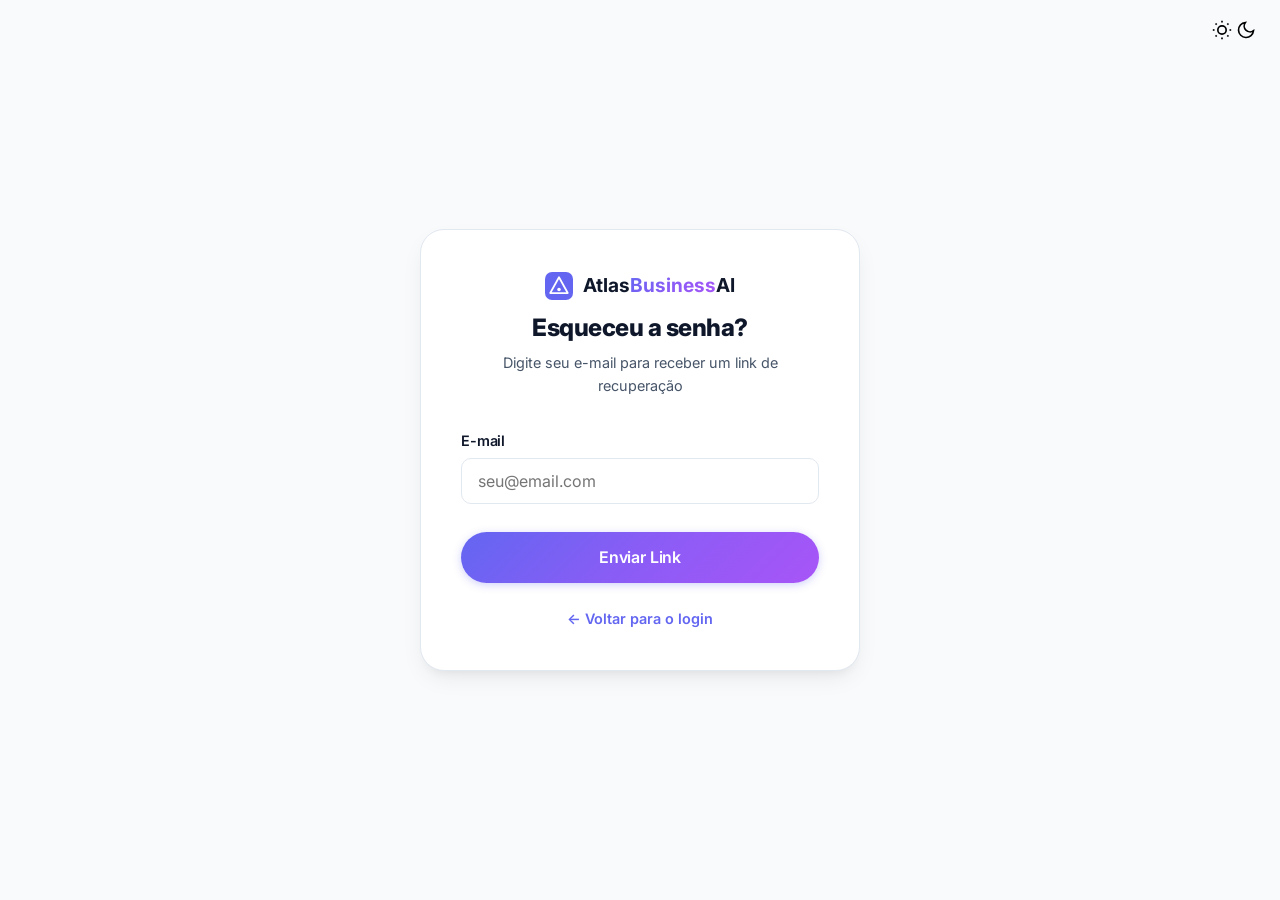
<file: pages/forgot-password.html>
<!DOCTYPE html>
<html lang="pt-BR" data-theme="light">
<head>
    <meta charset="UTF-8">
    <meta name="viewport" content="width=device-width, initial-scale=1.0">
    <title>Recuperar Senha - Atlas Business AI</title>
    <meta name="description" content="Recupere o acesso à sua conta Atlas">
    <link rel="preconnect" href="https://fonts.googleapis.com">
    <link rel="preconnect" href="https://fonts.gstatic.com" crossorigin>
    <link href="https://fonts.googleapis.com/css2?family=Inter:wght@300;400;500;600;700;800;900&display=swap" rel="stylesheet">
    <link rel="stylesheet" href="../assets/css/base.css">
    <link rel="stylesheet" href="../assets/css/auth.css">
</head>
<body class="auth-page">
    <button class="auth-theme-toggle theme-toggle-btn" id="themeToggle" aria-label="Alternar tema">
        <svg class="sun-icon" width="20" height="20" viewBox="0 0 24 24" fill="none" stroke="currentColor" stroke-width="2"><circle cx="12" cy="12" r="5"/><line x1="12" y1="1" x2="12" y2="3"/><line x1="12" y1="21" x2="12" y2="23"/><line x1="4.22" y1="4.22" x2="5.64" y2="5.64"/><line x1="18.36" y1="18.36" x2="19.78" y2="19.78"/><line x1="1" y1="12" x2="3" y2="12"/><line x1="21" y1="12" x2="23" y2="12"/><line x1="4.22" y1="19.78" x2="5.64" y2="18.36"/><line x1="18.36" y1="5.64" x2="19.78" y2="4.22"/></svg>
        <svg class="moon-icon" width="20" height="20" viewBox="0 0 24 24" fill="none" stroke="currentColor" stroke-width="2"><path d="M21 12.79A9 9 0 1 1 11.21 3 7 7 0 0 0 21 12.79z"/></svg>
    </button>

    <div class="auth-container">
        <div class="auth-card">
            <div class="auth-header">
                <div class="auth-logo">
                    <svg width="28" height="28" viewBox="0 0 32 32" fill="none"><rect width="32" height="32" rx="8" fill="url(#logo-grad)"/><path d="M6 24L16 6L26 24H6Z" stroke="white" stroke-width="2" fill="none" stroke-linejoin="round"/><circle cx="16" cy="20" r="2" fill="white"/><defs><linearGradient id="logo-grad" x1="0" y1="0" x2="32" y2="32"><stop offset="0%" stop-color="#6366f1"/><stop offset="100%" stop-color="#8b5cf6"/></linearGradient></defs></svg>
                    <span>Atlas<span style="background: var(--color-primary-gradient); -webkit-background-clip: text; -webkit-text-fill-color: transparent;">Business</span>AI</span>
                </div>
                <h1 class="auth-title">Esqueceu a senha?</h1>
                <p class="auth-subtitle">Digite seu e-mail para receber um link de recuperação</p>
            </div>

            <form id="recoveryForm" class="auth-form" novalidate>
                <div class="form-group">
                    <label for="email" class="form-label">E-mail</label>
                    <input type="email" id="email" placeholder="seu@email.com" required autocomplete="email">
                    <span class="form-error">Informe um e-mail válido.</span>
                </div>
                <button type="submit" class="btn btn-primary btn-block btn-lg">Enviar Link</button>
            </form>

            <div class="auth-footer">
                <a href="login.html">← Voltar para o login</a>
            </div>
        </div>
    </div>

    <script src="../assets/js/auth.js"></script>
</body>
</html>
</file>
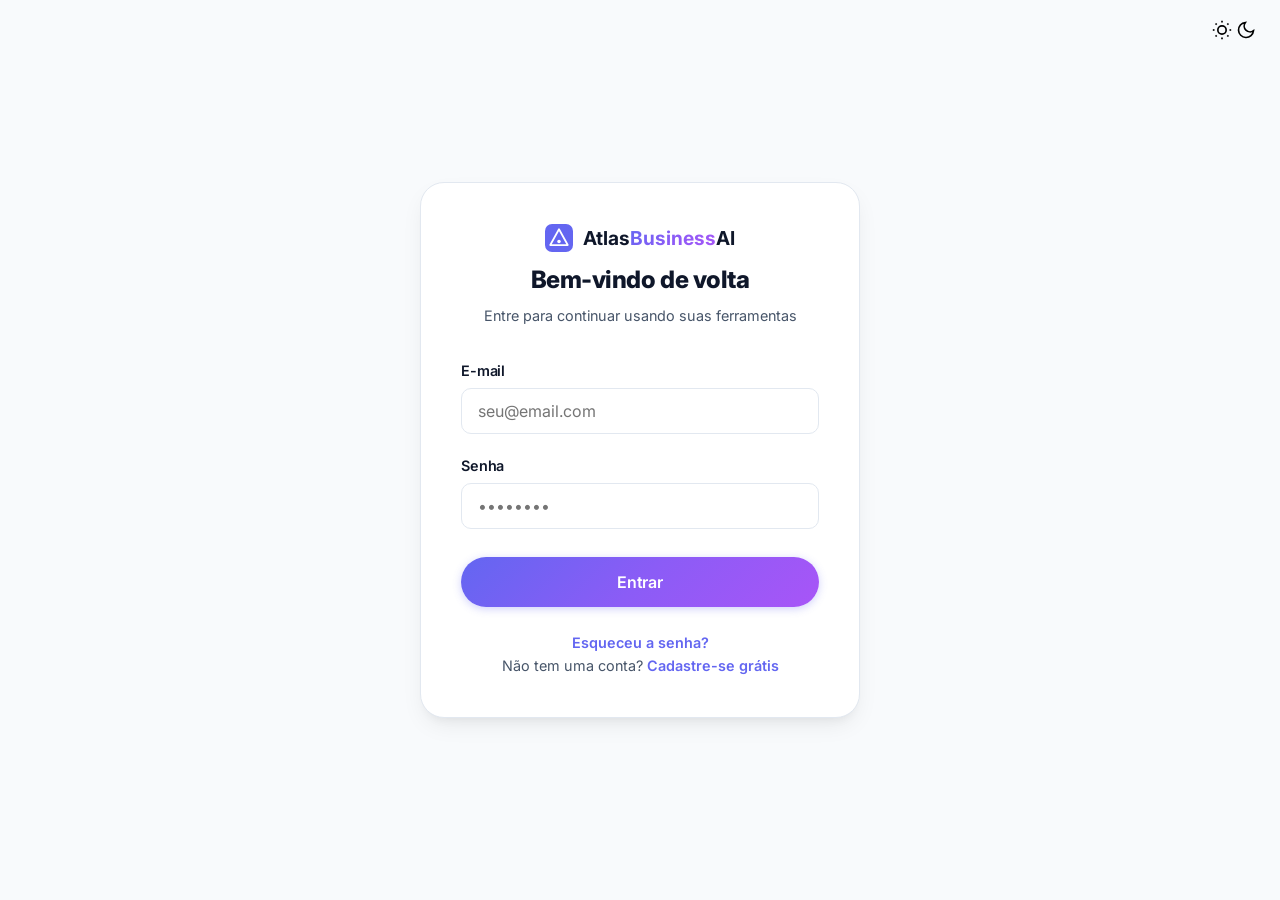
<file: pages/login.html>
<!DOCTYPE html>
<html lang="pt-BR" data-theme="light">
<head>
    <meta charset="UTF-8">
    <meta name="viewport" content="width=device-width, initial-scale=1.0">
    <title>Entrar - Atlas Business AI</title>
    <meta name="description" content="Acesse sua conta do Atlas Business AI">
    <link rel="preconnect" href="https://fonts.googleapis.com">
    <link rel="preconnect" href="https://fonts.gstatic.com" crossorigin>
    <link href="https://fonts.googleapis.com/css2?family=Inter:wght@300;400;500;600;700;800;900&display=swap" rel="stylesheet">
    <link rel="stylesheet" href="../assets/css/base.css">
    <link rel="stylesheet" href="../assets/css/auth.css">
</head>
<body class="auth-page">
    <button class="auth-theme-toggle theme-toggle-btn" id="themeToggle" aria-label="Alternar tema">
        <svg class="sun-icon" width="20" height="20" viewBox="0 0 24 24" fill="none" stroke="currentColor" stroke-width="2"><circle cx="12" cy="12" r="5"/><line x1="12" y1="1" x2="12" y2="3"/><line x1="12" y1="21" x2="12" y2="23"/><line x1="4.22" y1="4.22" x2="5.64" y2="5.64"/><line x1="18.36" y1="18.36" x2="19.78" y2="19.78"/><line x1="1" y1="12" x2="3" y2="12"/><line x1="21" y1="12" x2="23" y2="12"/><line x1="4.22" y1="19.78" x2="5.64" y2="18.36"/><line x1="18.36" y1="5.64" x2="19.78" y2="4.22"/></svg>
        <svg class="moon-icon" width="20" height="20" viewBox="0 0 24 24" fill="none" stroke="currentColor" stroke-width="2"><path d="M21 12.79A9 9 0 1 1 11.21 3 7 7 0 0 0 21 12.79z"/></svg>
    </button>

    <div class="auth-container">
        <div class="auth-card">
            <div class="auth-header">
                <div class="auth-logo">
                    <svg width="28" height="28" viewBox="0 0 32 32" fill="none"><rect width="32" height="32" rx="8" fill="url(#logo-grad)"/><path d="M6 24L16 6L26 24H6Z" stroke="white" stroke-width="2" fill="none" stroke-linejoin="round"/><circle cx="16" cy="20" r="2" fill="white"/><defs><linearGradient id="logo-grad" x1="0" y1="0" x2="32" y2="32"><stop offset="0%" stop-color="#6366f1"/><stop offset="100%" stop-color="#8b5cf6"/></linearGradient></defs></svg>
                    <span>Atlas<span style="background: var(--color-primary-gradient); -webkit-background-clip: text; -webkit-text-fill-color: transparent;">Business</span>AI</span>
                </div>
                <h1 class="auth-title">Bem-vindo de volta</h1>
                <p class="auth-subtitle">Entre para continuar usando suas ferramentas</p>
            </div>

            <form id="loginForm" class="auth-form" novalidate>
                <div class="form-group">
                    <label for="email" class="form-label">E-mail</label>
                    <input type="email" id="email" placeholder="seu@email.com" required autocomplete="email">
                    <span class="form-error">Informe um e-mail válido.</span>
                </div>
                <div class="form-group">
                    <label for="password" class="form-label">Senha</label>
                    <input type="password" id="password" placeholder="••••••••" required autocomplete="current-password">
                    <span class="form-error">A senha é obrigatória.</span>
                </div>
                <button type="submit" class="btn btn-primary btn-block btn-lg">Entrar</button>
            </form>

            <div class="auth-footer">
                <a href="forgot-password.html">Esqueceu a senha?</a>
                <br>
                Não tem uma conta? <a href="signup.html">Cadastre-se grátis</a>
            </div>
        </div>
    </div>

    <script src="../assets/js/auth.js"></script>
</body>
</html>
</file>
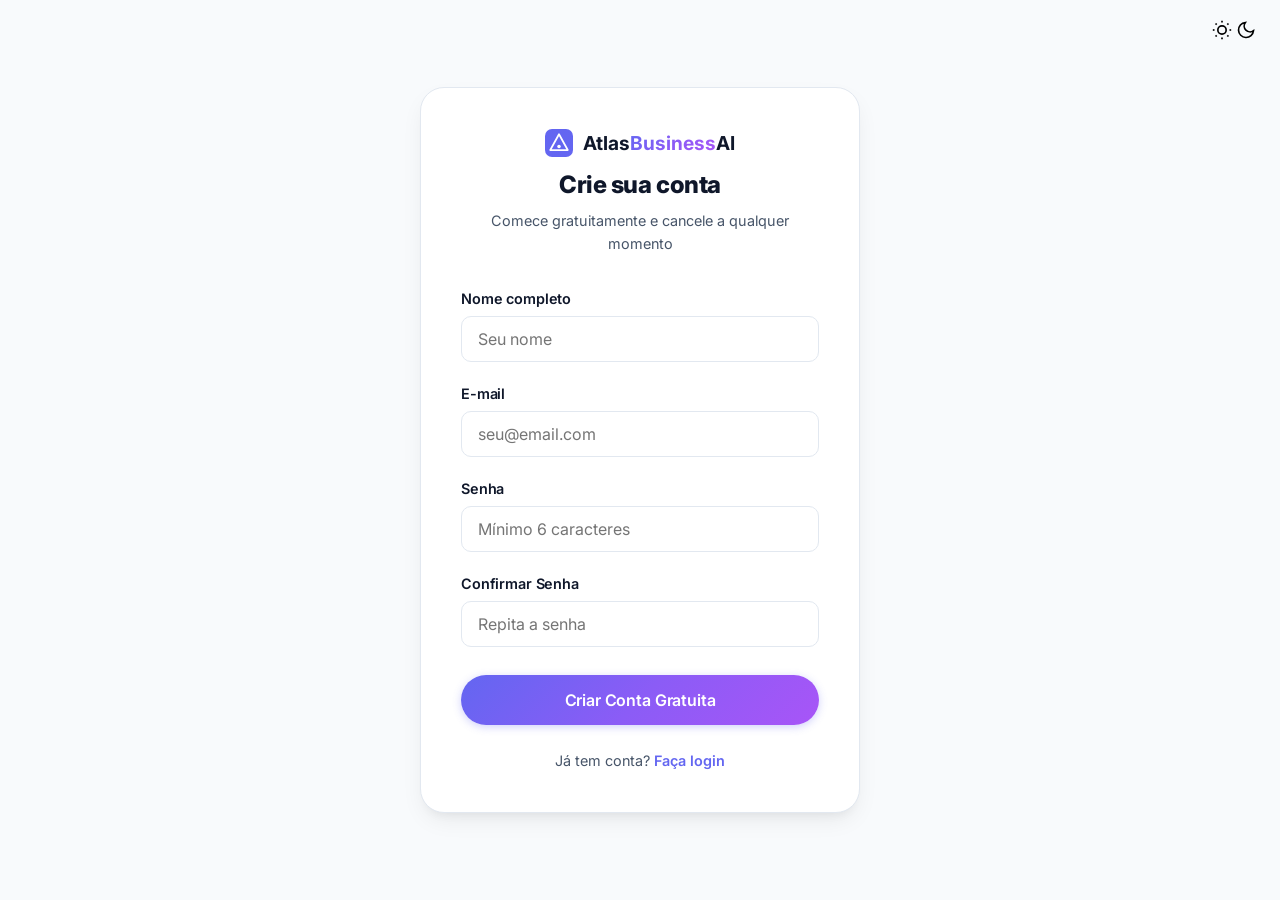
<file: pages/signup.html>
<!DOCTYPE html>
<html lang="pt-BR" data-theme="light">
<head>
    <meta charset="UTF-8">
    <meta name="viewport" content="width=device-width, initial-scale=1.0">
    <title>Criar Conta - Atlas Business AI</title>
    <meta name="description" content="Comece a usar o Atlas Business AI gratuitamente">
    <link rel="preconnect" href="https://fonts.googleapis.com">
    <link rel="preconnect" href="https://fonts.gstatic.com" crossorigin>
    <link href="https://fonts.googleapis.com/css2?family=Inter:wght@300;400;500;600;700;800;900&display=swap" rel="stylesheet">
    <link rel="stylesheet" href="../assets/css/base.css">
    <link rel="stylesheet" href="../assets/css/auth.css">
</head>
<body class="auth-page">
    <button class="auth-theme-toggle theme-toggle-btn" id="themeToggle" aria-label="Alternar tema">
        <svg class="sun-icon" width="20" height="20" viewBox="0 0 24 24" fill="none" stroke="currentColor" stroke-width="2"><circle cx="12" cy="12" r="5"/><line x1="12" y1="1" x2="12" y2="3"/><line x1="12" y1="21" x2="12" y2="23"/><line x1="4.22" y1="4.22" x2="5.64" y2="5.64"/><line x1="18.36" y1="18.36" x2="19.78" y2="19.78"/><line x1="1" y1="12" x2="3" y2="12"/><line x1="21" y1="12" x2="23" y2="12"/><line x1="4.22" y1="19.78" x2="5.64" y2="18.36"/><line x1="18.36" y1="5.64" x2="19.78" y2="4.22"/></svg>
        <svg class="moon-icon" width="20" height="20" viewBox="0 0 24 24" fill="none" stroke="currentColor" stroke-width="2"><path d="M21 12.79A9 9 0 1 1 11.21 3 7 7 0 0 0 21 12.79z"/></svg>
    </button>

    <div class="auth-container">
        <div class="auth-card">
            <div class="auth-header">
                <div class="auth-logo">
                    <svg width="28" height="28" viewBox="0 0 32 32" fill="none"><rect width="32" height="32" rx="8" fill="url(#logo-grad)"/><path d="M6 24L16 6L26 24H6Z" stroke="white" stroke-width="2" fill="none" stroke-linejoin="round"/><circle cx="16" cy="20" r="2" fill="white"/><defs><linearGradient id="logo-grad" x1="0" y1="0" x2="32" y2="32"><stop offset="0%" stop-color="#6366f1"/><stop offset="100%" stop-color="#8b5cf6"/></linearGradient></defs></svg>
                    <span>Atlas<span style="background: var(--color-primary-gradient); -webkit-background-clip: text; -webkit-text-fill-color: transparent;">Business</span>AI</span>
                </div>
                <h1 class="auth-title">Crie sua conta</h1>
                <p class="auth-subtitle">Comece gratuitamente e cancele a qualquer momento</p>
            </div>

            <form id="signupForm" class="auth-form" novalidate>
                <div class="form-group">
                    <label for="name" class="form-label">Nome completo</label>
                    <input type="text" id="name" placeholder="Seu nome" required autocomplete="name">
                    <span class="form-error">Informe seu nome.</span>
                </div>
                <div class="form-group">
                    <label for="email" class="form-label">E-mail</label>
                    <input type="email" id="email" placeholder="seu@email.com" required autocomplete="email">
                    <span class="form-error">Informe um e-mail válido.</span>
                </div>
                <div class="form-group">
                    <label for="password" class="form-label">Senha</label>
                    <input type="password" id="password" placeholder="Mínimo 6 caracteres" required autocomplete="new-password">
                    <span class="form-error">A senha deve ter pelo menos 6 caracteres.</span>
                </div>
                <div class="form-group">
                    <label for="confirmPassword" class="form-label">Confirmar Senha</label>
                    <input type="password" id="confirmPassword" placeholder="Repita a senha" required autocomplete="new-password">
                    <span class="form-error">As senhas não coincidem.</span>
                </div>
                <button type="submit" class="btn btn-primary btn-block btn-lg">Criar Conta Gratuita</button>
            </form>

            <div class="auth-footer">
                Já tem conta? <a href="login.html">Faça login</a>
            </div>
        </div>
    </div>

    <script src="../assets/js/auth.js"></script>
</body>
</html>
</file>
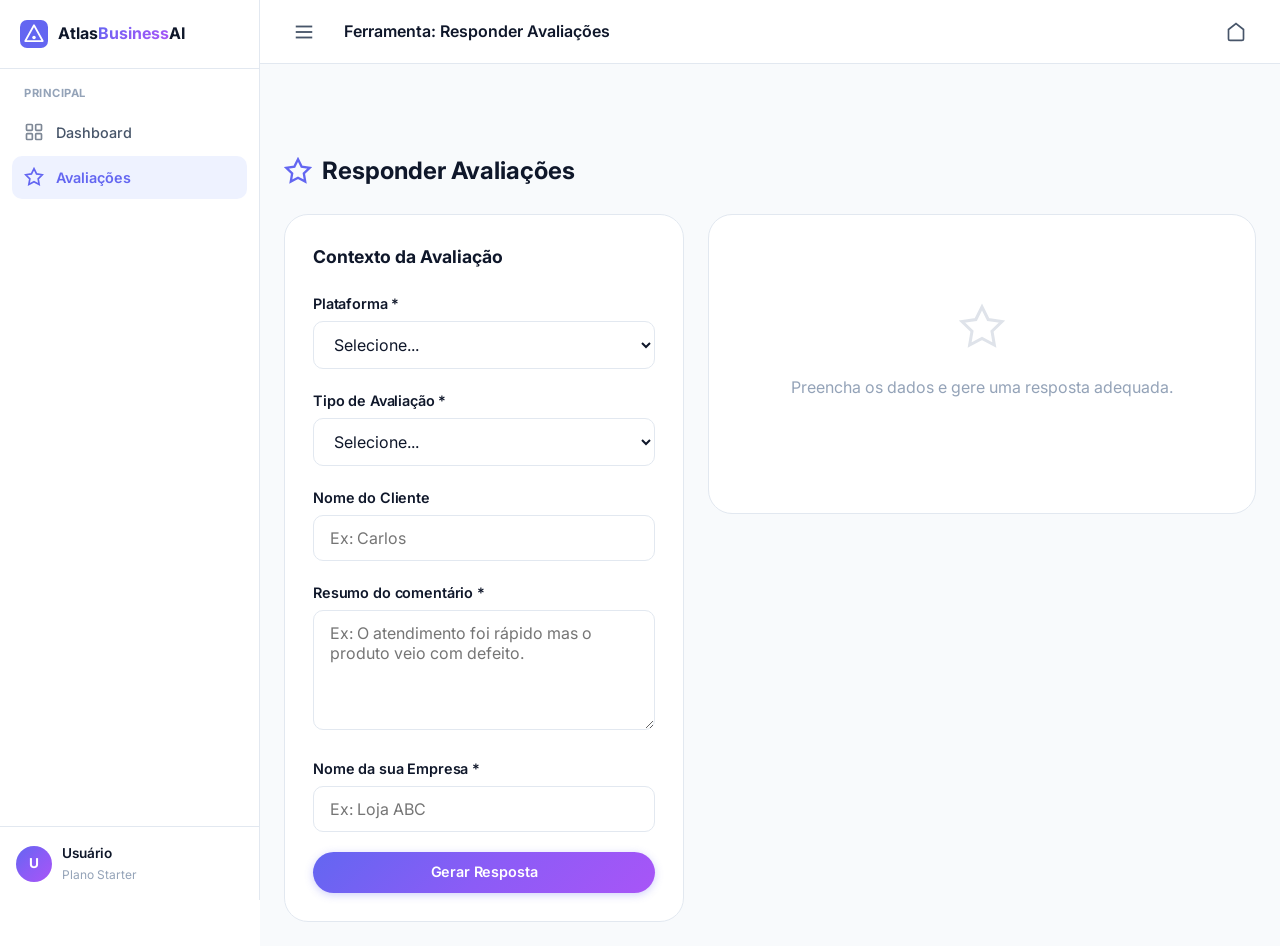
<file: pages/tools/avaliacoes.html>
<!DOCTYPE html>
<html lang="pt-BR" data-theme="light">
<head>
    <meta charset="UTF-8">
    <meta name="viewport" content="width=device-width, initial-scale=1.0">
    <title>Responder Avaliações - Atlas Business AI</title>
    <meta name="description" content="Gerencie sua reputação respondendo avaliações do Google, Facebook e iFood">
    <link rel="preconnect" href="https://fonts.googleapis.com">
    <link rel="preconnect" href="https://fonts.gstatic.com" crossorigin>
    <link href="https://fonts.googleapis.com/css2?family=Inter:wght@300;400;500;600;700;800;900&display=swap" rel="stylesheet">
    <link rel="stylesheet" href="../../assets/css/base.css">
    <link rel="stylesheet" href="../../assets/css/dashboard.css">
    <link rel="stylesheet" href="../../assets/css/tools.css">
</head>
<body>
    <div class="tool-page">
        <div class="menu-overlay" id="menuOverlay"></div>

        <aside class="sidebar" id="sidebar">
            <div class="sidebar-brand">
                <svg width="28" height="28" viewBox="0 0 32 32" fill="none">
                    <rect width="32" height="32" rx="8" fill="url(#logo-grad)"/>
                    <path d="M6 24L16 6L26 24H6Z" stroke="white" stroke-width="2" fill="none" stroke-linejoin="round"/>
                    <circle cx="16" cy="20" r="2" fill="white"/>
                    <defs><linearGradient id="logo-grad" x1="0" y1="0" x2="32" y2="32"><stop offset="0%" stop-color="#6366f1"/><stop offset="100%" stop-color="#8b5cf6"/></linearGradient></defs>
                </svg>
                <span class="logo-text">Atlas<span style="background: var(--color-primary-gradient); -webkit-background-clip: text; -webkit-text-fill-color: transparent;">Business</span>AI</span>
            </div>
            <nav class="sidebar-nav">
                <div class="sidebar-section">
                    <div class="sidebar-section-title">Principal</div>
                    <a href="../dashboard.html" class="sidebar-link">
                        <svg viewBox="0 0 24 24" fill="none" stroke="currentColor" stroke-width="2"><rect x="3" y="3" width="7" height="7" rx="1"/><rect x="14" y="3" width="7" height="7" rx="1"/><rect x="3" y="14" width="7" height="7" rx="1"/><rect x="14" y="14" width="7" height="7" rx="1"/></svg>
                        Dashboard
                    </a>
                    <a href="#" class="sidebar-link active">
                        <svg viewBox="0 0 24 24" fill="none" stroke="currentColor" stroke-width="2"><polygon points="12 2 15.09 8.26 22 9.27 17 14.14 18.18 21.02 12 17.77 5.82 21.02 7 14.14 2 9.27 8.91 8.26 12 2"/></svg>
                        Avaliações
                    </a>
                </div>
            </nav>
            <div class="sidebar-footer">
                <div class="sidebar-user">
                    <div class="sidebar-avatar" id="sidebarAvatar">U</div>
                    <div class="sidebar-user-info">
                        <div class="sidebar-user-name" id="sidebarUserName">Usuário</div>
                        <div class="sidebar-user-plan">Plano Starter</div>
                    </div>
                </div>
            </div>
        </aside>

        <div class="tool-container">
            <header class="topbar" style="position:fixed; top:0; left:260px; right:0; z-index:90;">
                <button class="topbar-btn" id="mobileMenuBtn" aria-label="Menu">
                    <svg width="22" height="22" viewBox="0 0 24 24" fill="none" stroke="currentColor" stroke-width="2"><line x1="3" y1="12" x2="21" y2="12"/><line x1="3" y1="6" x2="21" y2="6"/><line x1="3" y1="18" x2="21" y2="18"/></svg>
                </button>
                <span style="font-weight:600;">Ferramenta: Responder Avaliações</span>
                <div class="topbar-actions" style="margin-left:auto;">
                    <button class="topbar-btn" onclick="Tools.goToDashboard()" title="Voltar ao Dashboard">
                        <svg width="20" height="20" viewBox="0 0 24 24" fill="none" stroke="currentColor" stroke-width="2"><path d="M3 9l9-7 9 7v11a2 2 0 0 1-2 2H5a2 2 0 0 1-2-2z"/></svg>
                    </button>
                </div>
            </header>

            <div class="tool-header" style="margin-top:64px;">
                <h1>
                    <svg width="28" height="28" viewBox="0 0 24 24" fill="none" stroke="currentColor" stroke-width="2" style="color: var(--color-primary);"><polygon points="12 2 15.09 8.26 22 9.27 17 14.14 18.18 21.02 12 17.77 5.82 21.02 7 14.14 2 9.27 8.91 8.26 12 2"/></svg>
                    Responder Avaliações
                </h1>
            </div>

            <div class="tool-layout">
                <div class="tool-form-card">
                    <h2 style="font-size:1.1rem;font-weight:700;margin-bottom:20px;">Contexto da Avaliação</h2>
                    <form id="avaliacaoForm" novalidate>
                        <div class="form-group">
                            <label for="plataforma" class="form-label">Plataforma *</label>
                            <select id="plataforma" required>
                                <option value="">Selecione...</option>
                                <option value="google">Google</option>
                                <option value="facebook">Facebook</option>
                                <option value="ifood">iFood</option>
                            </select>
                        </div>
                        <div class="form-group">
                            <label for="tipo" class="form-label">Tipo de Avaliação *</label>
                            <select id="tipo" required>
                                <option value="">Selecione...</option>
                                <option value="positiva">Positiva (elogio)</option>
                                <option value="negativa">Negativa (crítica)</option>
                                <option value="neutra">Neutra</option>
                            </select>
                        </div>
                        <div class="form-group">
                            <label for="cliente" class="form-label">Nome do Cliente</label>
                            <input type="text" id="cliente" placeholder="Ex: Carlos">
                        </div>
                        <div class="form-group">
                            <label for="comentario" class="form-label">Resumo do comentário *</label>
                            <textarea id="comentario" placeholder="Ex: O atendimento foi rápido mas o produto veio com defeito." required></textarea>
                        </div>
                        <div class="form-group">
                            <label for="empresa" class="form-label">Nome da sua Empresa *</label>
                            <input type="text" id="empresa" placeholder="Ex: Loja ABC" required>
                        </div>
                        <button type="submit" class="btn btn-primary btn-block" id="gerarBtn">Gerar Resposta</button>
                    </form>
                </div>

                <div class="tool-result-card" id="resultCard">
                    <div class="tool-empty" id="emptyState">
                        <svg width="48" height="48" viewBox="0 0 24 24" fill="none" stroke="currentColor" stroke-width="1.5"><polygon points="12 2 15.09 8.26 22 9.27 17 14.14 18.18 21.02 12 17.77 5.82 21.02 7 14.14 2 9.27 8.91 8.26 12 2"/></svg>
                        <p>Preencha os dados e gere uma resposta adequada.</p>
                    </div>
                    <div class="tool-result-content" id="resultContent" style="display:none;"></div>
                    <div class="tool-result-actions" id="resultActions" style="display:none;">
                        <button class="btn btn-outline btn-sm" onclick="copiarResultado()">Copiar</button>
                        <button class="btn btn-outline btn-sm" onclick="baixarTXT()">Baixar TXT</button>
                        <button class="btn btn-outline btn-sm" onclick="novaAvaliacao()">Nova Resposta</button>
                    </div>
                </div>
            </div>
        </div>
    </div>

    <script src="../../assets/js/tools.js"></script>
    <script>
        Tools.init();
        let resultadoGerado = '';

        document.getElementById('avaliacaoForm').addEventListener('submit', function(e) {
            e.preventDefault();
            const plataforma = document.getElementById('plataforma').value;
            const tipo = document.getElementById('tipo').value;
            const cliente = document.getElementById('cliente').value.trim() || 'Cliente';
            const comentario = document.getElementById('comentario').value.trim();
            const empresa = document.getElementById('empresa').value.trim();

            if (!plataforma || !tipo || !comentario || !empresa) {
                Tools.showToast('Preencha todos os campos obrigatórios.', 'error');
                return;
            }

            const stopLoading = Tools.showLoading(document.getElementById('gerarBtn'));

            setTimeout(() => {
                let resposta = '';
                if (tipo === 'positiva') {
                    resposta = `Olá ${cliente}! Muito obrigado pela avaliação positiva! 😊\nFicamos felizes em saber que sua experiência foi boa. ${empresa} está sempre à disposição.`;
                } else if (tipo === 'negativa') {
                    resposta = `Olá ${cliente}, agradecemos seu feedback.\nLamentamos que sua experiência não tenha sido a ideal. ${empresa} leva muito a sério cada comentário e gostaríamos de entender melhor o ocorrido para resolver. Por favor, entre em contato conosco diretamente.`;
                } else {
                    resposta = `Olá ${cliente}, agradecemos por compartilhar sua opinião. A ${empresa} está sempre buscando melhorar e seu comentário é muito importante.`;
                }
                resposta += `\n\nAtenciosamente,\nEquipe ${empresa}`;

                resultadoGerado = `📌 RESPOSTA PARA ${plataforma.toUpperCase()}\n\n${resposta}`;

                document.getElementById('emptyState').style.display = 'none';
                document.getElementById('resultContent').style.display = 'block';
                document.getElementById('resultContent').textContent = resultadoGerado;
                document.getElementById('resultActions').style.display = 'flex';

                stopLoading();
                Tools.showToast('Resposta gerada!', 'success');
            }, 800);
        });

        function copiarResultado() { if (resultadoGerado) Tools.copyToClipboard(resultadoGerado); }
        function baixarTXT() { if (resultadoGerado) Tools.downloadFile(resultadoGerado, 'avaliacao.txt'); }
        function novaAvaliacao() {
            document.getElementById('avaliacaoForm').reset();
            document.getElementById('emptyState').style.display = 'block';
            document.getElementById('resultContent').style.display = 'none';
            document.getElementById('resultActions').style.display = 'none';
            resultadoGerado = '';
        }
    </script>
</body>
</html>
</file>
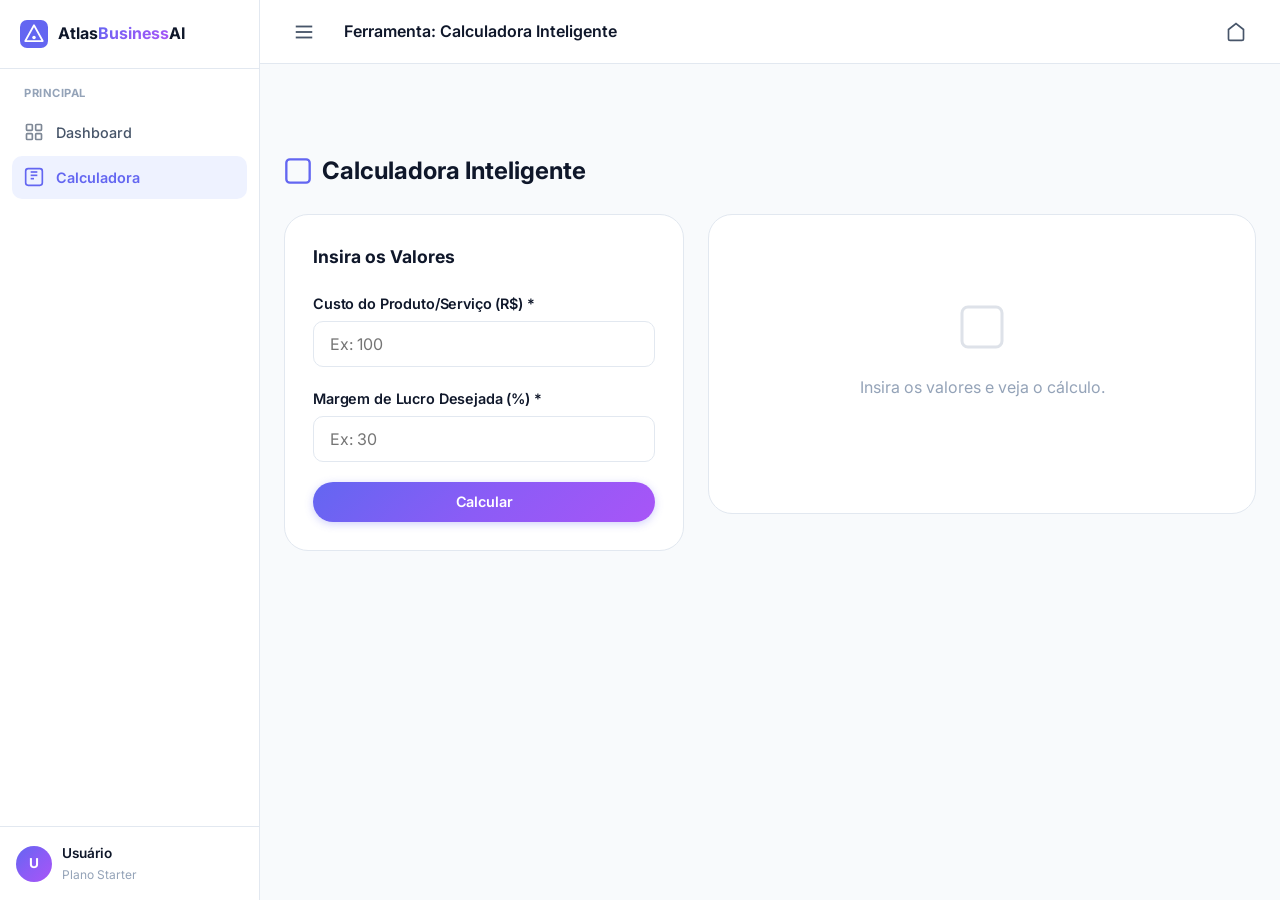
<file: pages/tools/calculadora.html>
<!DOCTYPE html>
<html lang="pt-BR" data-theme="light">
<head>
    <meta charset="UTF-8">
    <meta name="viewport" content="width=device-width, initial-scale=1.0">
    <title>Calculadora Inteligente - Atlas Business AI</title>
    <meta name="description" content="Calcule preço, lucro, margem e markup automaticamente">
    <link rel="preconnect" href="https://fonts.googleapis.com">
    <link rel="preconnect" href="https://fonts.gstatic.com" crossorigin>
    <link href="https://fonts.googleapis.com/css2?family=Inter:wght@300;400;500;600;700;800;900&display=swap" rel="stylesheet">
    <link rel="stylesheet" href="../../assets/css/base.css">
    <link rel="stylesheet" href="../../assets/css/dashboard.css">
    <link rel="stylesheet" href="../../assets/css/tools.css">
</head>
<body>
    <div class="tool-page">
        <div class="menu-overlay" id="menuOverlay"></div>

        <aside class="sidebar" id="sidebar">
            <div class="sidebar-brand">
                <svg width="28" height="28" viewBox="0 0 32 32" fill="none">
                    <rect width="32" height="32" rx="8" fill="url(#logo-grad)"/>
                    <path d="M6 24L16 6L26 24H6Z" stroke="white" stroke-width="2" fill="none" stroke-linejoin="round"/>
                    <circle cx="16" cy="20" r="2" fill="white"/>
                    <defs><linearGradient id="logo-grad" x1="0" y1="0" x2="32" y2="32"><stop offset="0%" stop-color="#6366f1"/><stop offset="100%" stop-color="#8b5cf6"/></linearGradient></defs>
                </svg>
                <span class="logo-text">Atlas<span style="background: var(--color-primary-gradient); -webkit-background-clip: text; -webkit-text-fill-color: transparent;">Business</span>AI</span>
            </div>
            <nav class="sidebar-nav">
                <div class="sidebar-section">
                    <div class="sidebar-section-title">Principal</div>
                    <a href="../dashboard.html" class="sidebar-link">
                        <svg viewBox="0 0 24 24" fill="none" stroke="currentColor" stroke-width="2"><rect x="3" y="3" width="7" height="7" rx="1"/><rect x="14" y="3" width="7" height="7" rx="1"/><rect x="3" y="14" width="7" height="7" rx="1"/><rect x="14" y="14" width="7" height="7" rx="1"/></svg>
                        Dashboard
                    </a>
                    <a href="#" class="sidebar-link active">
                        <svg viewBox="0 0 24 24" fill="none" stroke="currentColor" stroke-width="2"><rect x="2" y="2" width="20" height="20" rx="3"/><line x1="8" y1="6" x2="16" y2="6"/><line x1="8" y1="10" x2="16" y2="10"/><line x1="8" y1="14" x2="12" y2="14"/></svg>
                        Calculadora
                    </a>
                </div>
            </nav>
            <div class="sidebar-footer">
                <div class="sidebar-user">
                    <div class="sidebar-avatar" id="sidebarAvatar">U</div>
                    <div class="sidebar-user-info">
                        <div class="sidebar-user-name" id="sidebarUserName">Usuário</div>
                        <div class="sidebar-user-plan">Plano Starter</div>
                    </div>
                </div>
            </div>
        </aside>

        <div class="tool-container">
            <header class="topbar" style="position:fixed; top:0; left:260px; right:0; z-index:90;">
                <button class="topbar-btn" id="mobileMenuBtn" aria-label="Menu">
                    <svg width="22" height="22" viewBox="0 0 24 24" fill="none" stroke="currentColor" stroke-width="2"><line x1="3" y1="12" x2="21" y2="12"/><line x1="3" y1="6" x2="21" y2="6"/><line x1="3" y1="18" x2="21" y2="18"/></svg>
                </button>
                <span style="font-weight:600;">Ferramenta: Calculadora Inteligente</span>
                <div class="topbar-actions" style="margin-left:auto;">
                    <button class="topbar-btn" onclick="Tools.goToDashboard()" title="Voltar ao Dashboard">
                        <svg width="20" height="20" viewBox="0 0 24 24" fill="none" stroke="currentColor" stroke-width="2"><path d="M3 9l9-7 9 7v11a2 2 0 0 1-2 2H5a2 2 0 0 1-2-2z"/></svg>
                    </button>
                </div>
            </header>

            <div class="tool-header" style="margin-top:64px;">
                <h1>
                    <svg width="28" height="28" viewBox="0 0 24 24" fill="none" stroke="currentColor" stroke-width="2" style="color: var(--color-primary);"><rect x="2" y="2" width="20" height="20" rx="3"/></svg>
                    Calculadora Inteligente
                </h1>
            </div>

            <div class="tool-layout">
                <div class="tool-form-card">
                    <h2 style="font-size:1.1rem;font-weight:700;margin-bottom:20px;">Insira os Valores</h2>
                    <form id="calculadoraForm" novalidate>
                        <div class="form-group">
                            <label for="custo" class="form-label">Custo do Produto/Serviço (R$) *</label>
                            <input type="number" id="custo" min="0" step="0.01" placeholder="Ex: 100" required>
                        </div>
                        <div class="form-group">
                            <label for="margem" class="form-label">Margem de Lucro Desejada (%) *</label>
                            <input type="number" id="margem" min="0" step="0.1" placeholder="Ex: 30" required>
                        </div>
                        <button type="submit" class="btn btn-primary btn-block" id="gerarBtn">Calcular</button>
                    </form>
                </div>

                <div class="tool-result-card" id="resultCard">
                    <div class="tool-empty" id="emptyState">
                        <svg width="48" height="48" viewBox="0 0 24 24" fill="none" stroke="currentColor" stroke-width="1.5"><rect x="2" y="2" width="20" height="20" rx="3"/></svg>
                        <p>Insira os valores e veja o cálculo.</p>
                    </div>
                    <div class="tool-result-content" id="resultContent" style="display:none;"></div>
                    <div class="tool-result-actions" id="resultActions" style="display:none;">
                        <button class="btn btn-outline btn-sm" onclick="copiarResultado()">Copiar</button>
                        <button class="btn btn-outline btn-sm" onclick="baixarTXT()">Baixar TXT</button>
                        <button class="btn btn-outline btn-sm" onclick="novaCalculadora()">Novo Cálculo</button>
                    </div>
                </div>
            </div>
        </div>
    </div>

    <script src="../../assets/js/tools.js"></script>
    <script>
        Tools.init();
        let resultadoGerado = '';

        document.getElementById('calculadoraForm').addEventListener('submit', function(e) {
            e.preventDefault();
            const custo = parseFloat(document.getElementById('custo').value);
            const margem = parseFloat(document.getElementById('margem').value);

            if (isNaN(custo) || isNaN(margem) || custo < 0 || margem < 0) {
                Tools.showToast('Insira valores válidos.', 'error');
                return;
            }

            const stopLoading = Tools.showLoading(document.getElementById('gerarBtn'));

            setTimeout(() => {
                const markup = 1 / (1 - margem / 100);
                const preco = custo * markup;
                const lucro = preco - custo;

                resultadoGerado = `CALCULADORA DE PREÇO\n\nCusto: R$ ${custo.toFixed(2)}\nMargem desejada: ${margem}%\nMarkup: ${markup.toFixed(3)}\n\nPreço de Venda: R$ ${preco.toFixed(2)}\nLucro por unidade: R$ ${lucro.toFixed(2)}\n\nFórmula: Preço = Custo / (1 - Margem/100)`;

                document.getElementById('emptyState').style.display = 'none';
                document.getElementById('resultContent').style.display = 'block';
                document.getElementById('resultContent').textContent = resultadoGerado;
                document.getElementById('resultActions').style.display = 'flex';

                stopLoading();
                Tools.showToast('Cálculo realizado!', 'success');
            }, 500);
        });

        function copiarResultado() { if (resultadoGerado) Tools.copyToClipboard(resultadoGerado); }
        function baixarTXT() { if (resultadoGerado) Tools.downloadFile(resultadoGerado, 'calculo.txt'); }
        function novaCalculadora() {
            document.getElementById('calculadoraForm').reset();
            document.getElementById('emptyState').style.display = 'block';
            document.getElementById('resultContent').style.display = 'none';
            document.getElementById('resultActions').style.display = 'none';
            resultadoGerado = '';
        }
    </script>
</body>
</html>
</file>
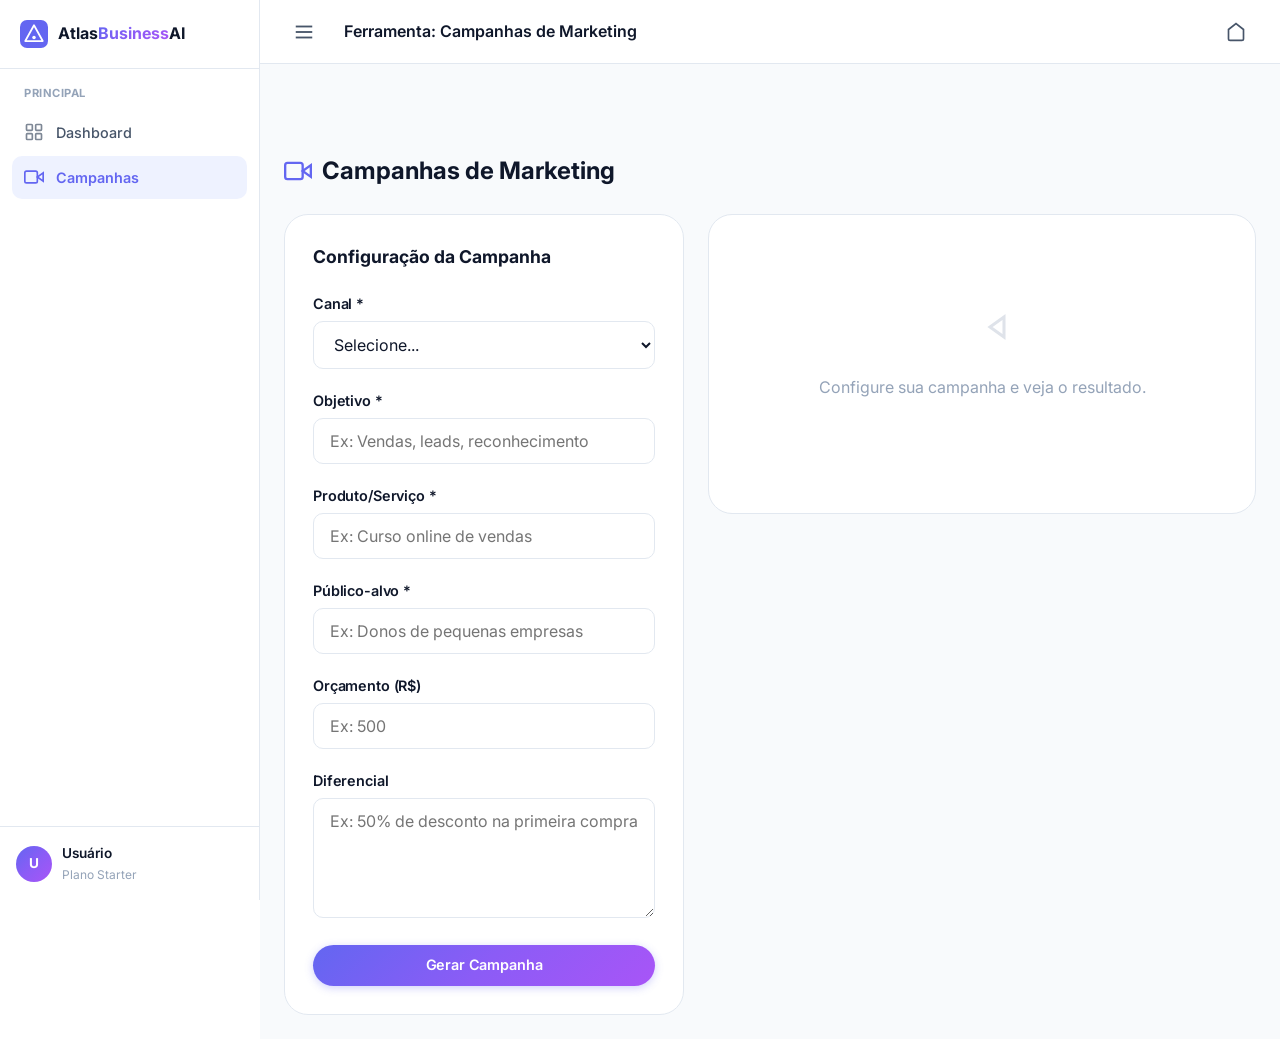
<file: pages/tools/campanhas.html>
<!DOCTYPE html>
<html lang="pt-BR" data-theme="light">
<head>
    <meta charset="UTF-8">
    <meta name="viewport" content="width=device-width, initial-scale=1.0">
    <title>Campanhas de Marketing - Atlas Business AI</title>
    <meta name="description" content="Crie campanhas para Google Ads, Facebook Ads, Instagram Ads e E-mail Marketing">
    <link rel="preconnect" href="https://fonts.googleapis.com">
    <link rel="preconnect" href="https://fonts.gstatic.com" crossorigin>
    <link href="https://fonts.googleapis.com/css2?family=Inter:wght@300;400;500;600;700;800;900&display=swap" rel="stylesheet">
    <link rel="stylesheet" href="../../assets/css/base.css">
    <link rel="stylesheet" href="../../assets/css/dashboard.css">
    <link rel="stylesheet" href="../../assets/css/tools.css">
</head>
<body>
    <div class="tool-page">
        <div class="menu-overlay" id="menuOverlay"></div>

        <aside class="sidebar" id="sidebar">
            <div class="sidebar-brand">
                <svg width="28" height="28" viewBox="0 0 32 32" fill="none">
                    <rect width="32" height="32" rx="8" fill="url(#logo-grad)"/>
                    <path d="M6 24L16 6L26 24H6Z" stroke="white" stroke-width="2" fill="none" stroke-linejoin="round"/>
                    <circle cx="16" cy="20" r="2" fill="white"/>
                    <defs><linearGradient id="logo-grad" x1="0" y1="0" x2="32" y2="32"><stop offset="0%" stop-color="#6366f1"/><stop offset="100%" stop-color="#8b5cf6"/></linearGradient></defs>
                </svg>
                <span class="logo-text">Atlas<span style="background: var(--color-primary-gradient); -webkit-background-clip: text; -webkit-text-fill-color: transparent;">Business</span>AI</span>
            </div>
            <nav class="sidebar-nav">
                <div class="sidebar-section">
                    <div class="sidebar-section-title">Principal</div>
                    <a href="../dashboard.html" class="sidebar-link">
                        <svg viewBox="0 0 24 24" fill="none" stroke="currentColor" stroke-width="2"><rect x="3" y="3" width="7" height="7" rx="1"/><rect x="14" y="3" width="7" height="7" rx="1"/><rect x="3" y="14" width="7" height="7" rx="1"/><rect x="14" y="14" width="7" height="7" rx="1"/></svg>
                        Dashboard
                    </a>
                    <a href="#" class="sidebar-link active">
                        <svg viewBox="0 0 24 24" fill="none" stroke="currentColor" stroke-width="2"><polygon points="23 7 16 12 23 17 23 7"/><rect x="1" y="5" width="15" height="14" rx="2"/></svg>
                        Campanhas
                    </a>
                </div>
            </nav>
            <div class="sidebar-footer">
                <div class="sidebar-user">
                    <div class="sidebar-avatar" id="sidebarAvatar">U</div>
                    <div class="sidebar-user-info">
                        <div class="sidebar-user-name" id="sidebarUserName">Usuário</div>
                        <div class="sidebar-user-plan">Plano Starter</div>
                    </div>
                </div>
            </div>
        </aside>

        <div class="tool-container">
            <header class="topbar" style="position:fixed; top:0; left:260px; right:0; z-index:90;">
                <button class="topbar-btn" id="mobileMenuBtn" aria-label="Menu">
                    <svg width="22" height="22" viewBox="0 0 24 24" fill="none" stroke="currentColor" stroke-width="2"><line x1="3" y1="12" x2="21" y2="12"/><line x1="3" y1="6" x2="21" y2="6"/><line x1="3" y1="18" x2="21" y2="18"/></svg>
                </button>
                <span style="font-weight:600;">Ferramenta: Campanhas de Marketing</span>
                <div class="topbar-actions" style="margin-left:auto;">
                    <button class="topbar-btn" onclick="Tools.goToDashboard()" title="Voltar ao Dashboard">
                        <svg width="20" height="20" viewBox="0 0 24 24" fill="none" stroke="currentColor" stroke-width="2"><path d="M3 9l9-7 9 7v11a2 2 0 0 1-2 2H5a2 2 0 0 1-2-2z"/></svg>
                    </button>
                </div>
            </header>

            <div class="tool-header" style="margin-top:64px;">
                <h1>
                    <svg width="28" height="28" viewBox="0 0 24 24" fill="none" stroke="currentColor" stroke-width="2" style="color: var(--color-primary);"><polygon points="23 7 16 12 23 17 23 7"/><rect x="1" y="5" width="15" height="14" rx="2"/></svg>
                    Campanhas de Marketing
                </h1>
            </div>

            <div class="tool-layout">
                <div class="tool-form-card">
                    <h2 style="font-size:1.1rem;font-weight:700;margin-bottom:20px;">Configuração da Campanha</h2>
                    <form id="campanhaForm" novalidate>
                        <div class="form-group">
                            <label for="canal" class="form-label">Canal *</label>
                            <select id="canal" required>
                                <option value="">Selecione...</option>
                                <option value="google">Google Ads</option>
                                <option value="facebook">Facebook Ads</option>
                                <option value="instagram">Instagram Ads</option>
                                <option value="email">E-mail Marketing</option>
                            </select>
                        </div>
                        <div class="form-group">
                            <label for="objetivo" class="form-label">Objetivo *</label>
                            <input type="text" id="objetivo" placeholder="Ex: Vendas, leads, reconhecimento" required>
                        </div>
                        <div class="form-group">
                            <label for="produto" class="form-label">Produto/Serviço *</label>
                            <input type="text" id="produto" placeholder="Ex: Curso online de vendas" required>
                        </div>
                        <div class="form-group">
                            <label for="publico" class="form-label">Público-alvo *</label>
                            <input type="text" id="publico" placeholder="Ex: Donos de pequenas empresas" required>
                        </div>
                        <div class="form-group">
                            <label for="orcamento" class="form-label">Orçamento (R$)</label>
                            <input type="number" id="orcamento" min="0" step="0.01" placeholder="Ex: 500">
                        </div>
                        <div class="form-group">
                            <label for="diferencial" class="form-label">Diferencial</label>
                            <textarea id="diferencial" placeholder="Ex: 50% de desconto na primeira compra" rows="2"></textarea>
                        </div>
                        <button type="submit" class="btn btn-primary btn-block" id="gerarBtn">Gerar Campanha</button>
                    </form>
                </div>

                <div class="tool-result-card" id="resultCard">
                    <div class="tool-empty" id="emptyState">
                        <svg width="48" height="48" viewBox="0 0 24 24" fill="none" stroke="currentColor" stroke-width="1.5"><polygon points="23 7 16 12 23 17 23 7"/></svg>
                        <p>Configure sua campanha e veja o resultado.</p>
                    </div>
                    <div class="tool-result-content" id="resultContent" style="display:none;"></div>
                    <div class="tool-result-actions" id="resultActions" style="display:none;">
                        <button class="btn btn-outline btn-sm" onclick="copiarResultado()">Copiar</button>
                        <button class="btn btn-outline btn-sm" onclick="baixarTXT()">Baixar TXT</button>
                        <button class="btn btn-outline btn-sm" onclick="novaCampanha()">Nova Campanha</button>
                    </div>
                </div>
            </div>
        </div>
    </div>

    <script src="../../assets/js/tools.js"></script>
    <script>
        Tools.init();

        let resultadoGerado = '';

        document.getElementById('campanhaForm').addEventListener('submit', function(e) {
            e.preventDefault();

            const canal = document.getElementById('canal').value;
            const objetivo = document.getElementById('objetivo').value.trim();
            const produto = document.getElementById('produto').value.trim();
            const publico = document.getElementById('publico').value.trim();
            const orcamento = document.getElementById('orcamento').value.trim();
            const diferencial = document.getElementById('diferencial').value.trim();

            if (!canal || !objetivo || !produto || !publico) {
                Tools.showToast('Preencha os campos obrigatórios.', 'error');
                return;
            }

            const stopLoading = Tools.showLoading(document.getElementById('gerarBtn'));

            setTimeout(() => {
                let texto = '';
                if (canal === 'google') {
                    texto = `📢 CAMPANHA GOOGLE ADS\n\n`;
                    texto += `Objetivo: ${objetivo}\nProduto: ${produto}\nPúblico: ${publico}\n`;
                    texto += orcamento ? `Orçamento: R$${orcamento}\n` : '';
                    texto += `\nTítulo do Anúncio (máx 30 caracteres): ${produto.substring(0,30)}\n`;
                    texto += `Descrição (máx 90 caracteres): ${objetivo} com ${produto}. ${diferencial ? diferencial.substring(0,60) : 'Aproveite!'}\n`;
                    texto += `URL de destino: www.seusite.com/${produto.replace(/\s/g, '-').toLowerCase()}\n`;
                } else if (canal === 'facebook' || canal === 'instagram') {
                    texto = `📱 CAMPANHA ${canal.toUpperCase()} ADS\n\n`;
                    texto += `Objetivo: ${objetivo}\nProduto: ${produto}\nPúblico: ${publico}\n`;
                    texto += orcamento ? `Orçamento: R$${orcamento}\n` : '';
                    texto += `\nTexto do Anúncio:\n"${objetivo} com ${produto}? ${diferencial ? diferencial : 'Descubra como!'} ${publico}, esta é a sua chance!"\n`;
                    texto += `CTA: Saiba Mais\n`;
                } else if (canal === 'email') {
                    texto = `📧 CAMPANHA E-MAIL MARKETING\n\n`;
                    texto += `Assunto: ${objetivo} - ${produto}\n\n`;
                    texto += `Olá, ${publico}!\n\n`;
                    texto += `Apresentamos ${produto}. ${diferencial ? diferencial : 'Veja como pode ajudar você.'}\n`;
                    texto += `Não perca tempo! ${objetivo}.\n\n`;
                    texto += `Clique aqui e aproveite: [link do site]\n\n`;
                    texto += `Atenciosamente,\nEquipe Atlas`;
                }

                resultadoGerado = texto;

                document.getElementById('emptyState').style.display = 'none';
                document.getElementById('resultContent').style.display = 'block';
                document.getElementById('resultContent').textContent = resultadoGerado;
                document.getElementById('resultActions').style.display = 'flex';

                stopLoading();
                Tools.showToast('Campanha gerada!', 'success');
            }, 1000);
        });

        function copiarResultado() { if (resultadoGerado) Tools.copyToClipboard(resultadoGerado); }
        function baixarTXT() { if (resultadoGerado) Tools.downloadFile(resultadoGerado, 'campanha.txt'); }
        function novaCampanha() {
            document.getElementById('campanhaForm').reset();
            document.getElementById('emptyState').style.display = 'block';
            document.getElementById('resultContent').style.display = 'none';
            document.getElementById('resultActions').style.display = 'none';
            resultadoGerado = '';
        }
    </script>
</body>
</html>
</file>
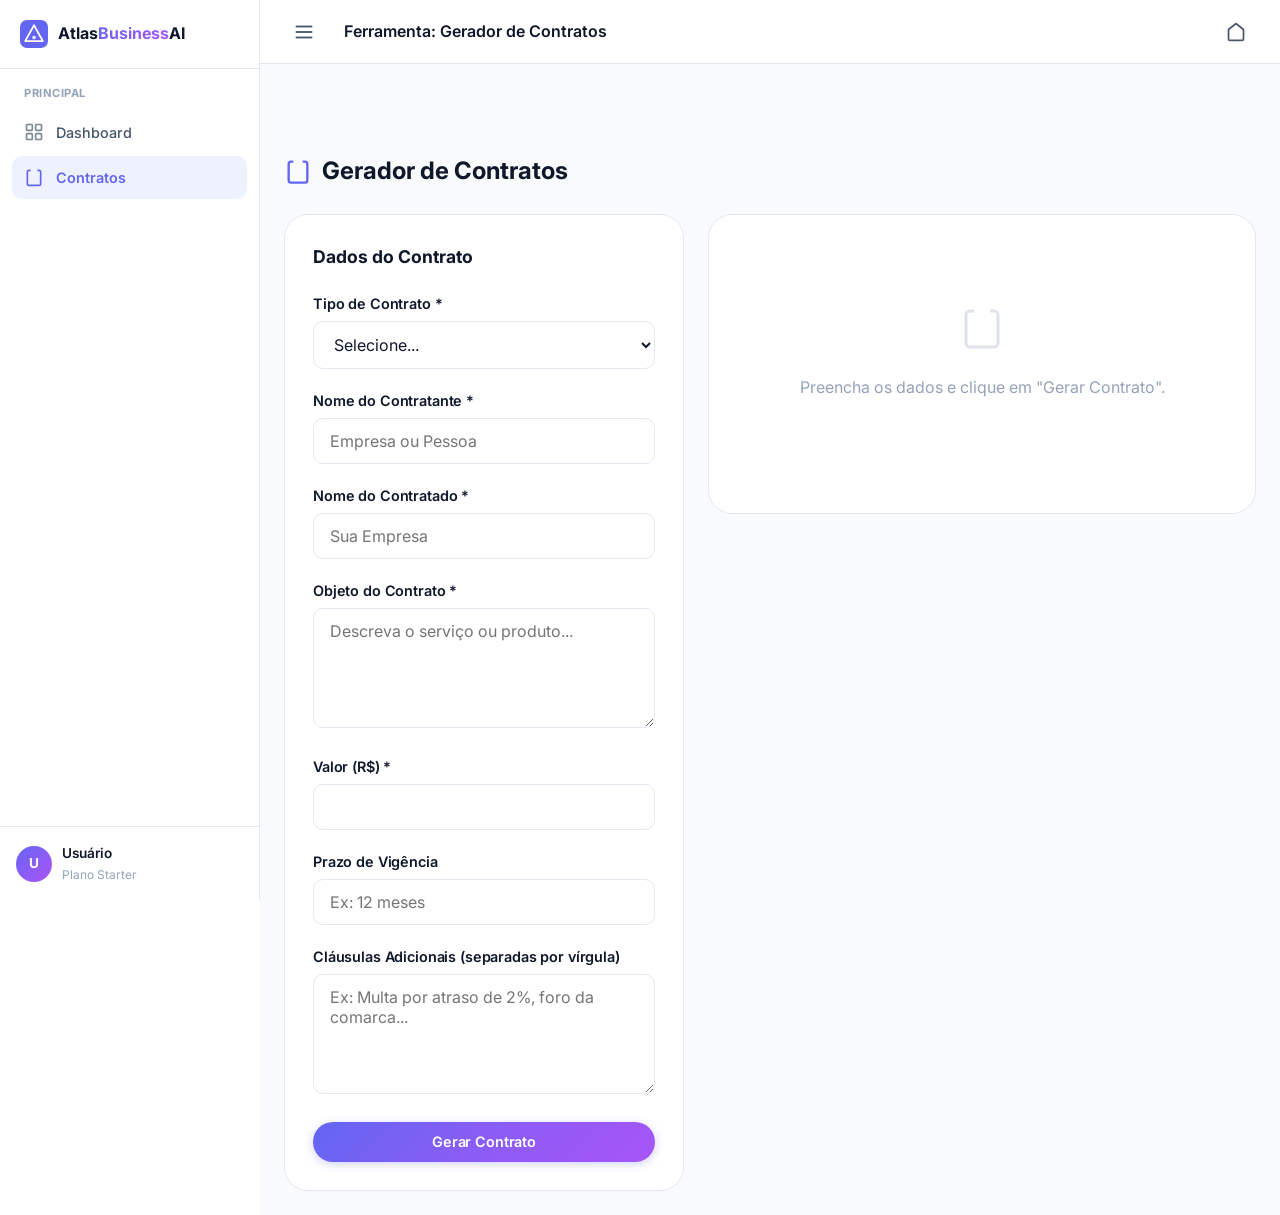
<file: pages/tools/contratos.html>
<!DOCTYPE html>
<html lang="pt-BR" data-theme="light">
<head>
    <meta charset="UTF-8">
    <meta name="viewport" content="width=device-width, initial-scale=1.0">
    <title>Gerador de Contratos - Atlas Business AI</title>
    <meta name="description" content="Gere contratos personalizados em minutos">
    <link rel="preconnect" href="https://fonts.googleapis.com">
    <link rel="preconnect" href="https://fonts.gstatic.com" crossorigin>
    <link href="https://fonts.googleapis.com/css2?family=Inter:wght@300;400;500;600;700;800;900&display=swap" rel="stylesheet">
    <link rel="stylesheet" href="../../assets/css/base.css">
    <link rel="stylesheet" href="../../assets/css/dashboard.css">
    <link rel="stylesheet" href="../../assets/css/tools.css">
</head>
<body>
    <div class="tool-page">
        <div class="menu-overlay" id="menuOverlay"></div>

        <aside class="sidebar" id="sidebar">
            <div class="sidebar-brand">
                <svg width="28" height="28" viewBox="0 0 32 32" fill="none">
                    <rect width="32" height="32" rx="8" fill="url(#logo-grad)"/>
                    <path d="M6 24L16 6L26 24H6Z" stroke="white" stroke-width="2" fill="none" stroke-linejoin="round"/>
                    <circle cx="16" cy="20" r="2" fill="white"/>
                    <defs><linearGradient id="logo-grad" x1="0" y1="0" x2="32" y2="32"><stop offset="0%" stop-color="#6366f1"/><stop offset="100%" stop-color="#8b5cf6"/></linearGradient></defs>
                </svg>
                <span class="logo-text">Atlas<span style="background: var(--color-primary-gradient); -webkit-background-clip: text; -webkit-text-fill-color: transparent;">Business</span>AI</span>
            </div>
            <nav class="sidebar-nav">
                <div class="sidebar-section">
                    <div class="sidebar-section-title">Principal</div>
                    <a href="../dashboard.html" class="sidebar-link">
                        <svg viewBox="0 0 24 24" fill="none" stroke="currentColor" stroke-width="2"><rect x="3" y="3" width="7" height="7" rx="1"/><rect x="14" y="3" width="7" height="7" rx="1"/><rect x="3" y="14" width="7" height="7" rx="1"/><rect x="14" y="14" width="7" height="7" rx="1"/></svg>
                        Dashboard
                    </a>
                    <a href="#" class="sidebar-link active">
                        <svg viewBox="0 0 24 24" fill="none" stroke="currentColor" stroke-width="2"><path d="M16 4h2a2 2 0 0 1 2 2v14a2 2 0 0 1-2 2H6a2 2 0 0 1-2-2V6a2 2 0 0 1 2-2h2"/></svg>
                        Contratos
                    </a>
                </div>
            </nav>
            <div class="sidebar-footer">
                <div class="sidebar-user">
                    <div class="sidebar-avatar" id="sidebarAvatar">U</div>
                    <div class="sidebar-user-info">
                        <div class="sidebar-user-name" id="sidebarUserName">Usuário</div>
                        <div class="sidebar-user-plan">Plano Starter</div>
                    </div>
                </div>
            </div>
        </aside>

        <div class="tool-container">
            <header class="topbar" style="position:fixed; top:0; left:260px; right:0; z-index:90;">
                <button class="topbar-btn" id="mobileMenuBtn" aria-label="Menu">
                    <svg width="22" height="22" viewBox="0 0 24 24" fill="none" stroke="currentColor" stroke-width="2"><line x1="3" y1="12" x2="21" y2="12"/><line x1="3" y1="6" x2="21" y2="6"/><line x1="3" y1="18" x2="21" y2="18"/></svg>
                </button>
                <span style="font-weight:600;">Ferramenta: Gerador de Contratos</span>
                <div class="topbar-actions" style="margin-left:auto;">
                    <button class="topbar-btn" onclick="Tools.goToDashboard()" title="Voltar ao Dashboard">
                        <svg width="20" height="20" viewBox="0 0 24 24" fill="none" stroke="currentColor" stroke-width="2"><path d="M3 9l9-7 9 7v11a2 2 0 0 1-2 2H5a2 2 0 0 1-2-2z"/></svg>
                    </button>
                </div>
            </header>

            <div class="tool-header" style="margin-top:64px;">
                <h1>
                    <svg width="28" height="28" viewBox="0 0 24 24" fill="none" stroke="currentColor" stroke-width="2" style="color: var(--color-primary);"><path d="M16 4h2a2 2 0 0 1 2 2v14a2 2 0 0 1-2 2H6a2 2 0 0 1-2-2V6a2 2 0 0 1 2-2h2"/></svg>
                    Gerador de Contratos
                </h1>
            </div>

            <div class="tool-layout">
                <div class="tool-form-card">
                    <h2 style="font-size:1.1rem;font-weight:700;margin-bottom:20px;">Dados do Contrato</h2>
                    <form id="contratoForm" novalidate>
                        <div class="form-group">
                            <label for="tipoContrato" class="form-label">Tipo de Contrato *</label>
                            <select id="tipoContrato" required>
                                <option value="">Selecione...</option>
                                <option value="prestacao">Prestação de Serviços</option>
                                <option value="locacao">Locação de Equipamentos</option>
                                <option value="parceria">Parceria Comercial</option>
                                <option value="nda">Acordo de Confidencialidade (NDA)</option>
                            </select>
                        </div>
                        <div class="form-group">
                            <label for="contratante" class="form-label">Nome do Contratante *</label>
                            <input type="text" id="contratante" placeholder="Empresa ou Pessoa" required>
                        </div>
                        <div class="form-group">
                            <label for="contratado" class="form-label">Nome do Contratado *</label>
                            <input type="text" id="contratado" placeholder="Sua Empresa" required>
                        </div>
                        <div class="form-group">
                            <label for="objeto" class="form-label">Objeto do Contrato *</label>
                            <textarea id="objeto" placeholder="Descreva o serviço ou produto..." required></textarea>
                        </div>
                        <div class="form-group">
                            <label for="valor" class="form-label">Valor (R$) *</label>
                            <input type="number" id="valor" min="0" step="0.01" required>
                        </div>
                        <div class="form-group">
                            <label for="prazo" class="form-label">Prazo de Vigência</label>
                            <input type="text" id="prazo" placeholder="Ex: 12 meses">
                        </div>
                        <div class="form-group">
                            <label for="clausulas" class="form-label">Cláusulas Adicionais (separadas por vírgula)</label>
                            <textarea id="clausulas" placeholder="Ex: Multa por atraso de 2%, foro da comarca..."></textarea>
                        </div>
                        <button type="submit" class="btn btn-primary btn-block" id="gerarBtn">Gerar Contrato</button>
                    </form>
                </div>

                <div class="tool-result-card" id="resultCard">
                    <div class="tool-empty" id="emptyState">
                        <svg width="48" height="48" viewBox="0 0 24 24" fill="none" stroke="currentColor" stroke-width="1.5"><path d="M16 4h2a2 2 0 0 1 2 2v14a2 2 0 0 1-2 2H6a2 2 0 0 1-2-2V6a2 2 0 0 1 2-2h2"/></svg>
                        <p>Preencha os dados e clique em "Gerar Contrato".</p>
                    </div>
                    <div class="tool-result-content" id="resultContent" style="display:none;"></div>
                    <div class="tool-result-actions" id="resultActions" style="display:none;">
                        <button class="btn btn-outline btn-sm" onclick="copiarResultado()">Copiar</button>
                        <button class="btn btn-outline btn-sm" onclick="baixarTXT()">Baixar TXT</button>
                        <button class="btn btn-outline btn-sm" onclick="novoContrato()">Novo Contrato</button>
                    </div>
                </div>
            </div>
        </div>
    </div>

    <script src="../../assets/js/tools.js"></script>
    <script>
        Tools.init();

        let resultadoGerado = '';

        document.getElementById('contratoForm').addEventListener('submit', function(e) {
            e.preventDefault();

            const tipo = document.getElementById('tipoContrato').value;
            const contratante = document.getElementById('contratante').value.trim();
            const contratado = document.getElementById('contratado').value.trim();
            const objeto = document.getElementById('objeto').value.trim();
            const valor = document.getElementById('valor').value.trim();
            const prazo = document.getElementById('prazo').value.trim();
            const clausulas = document.getElementById('clausulas').value.trim();

            if (!tipo || !contratante || !contratado || !objeto || !valor) {
                Tools.showToast('Preencha todos os campos obrigatórios.', 'error');
                return;
            }

            const stopLoading = Tools.showLoading(document.getElementById('gerarBtn'));

            setTimeout(() => {
                const tiposNomes = {
                    prestacao: 'Prestação de Serviços',
                    locacao: 'Locação de Equipamentos',
                    parceria: 'Parceria Comercial',
                    nda: 'Acordo de Confidencialidade'
                };
                const dataAtual = new Date().toLocaleDateString('pt-BR');
                let clausulasExtras = '';
                if (clausulas) {
                    const lista = clausulas.split(',').map(c => c.trim());
                    clausulasExtras = '\nCLÁUSULAS ADICIONAIS:\n' + lista.map((c, i) => `Parágrafo ${i+1}: ${c}.`).join('\n');
                }

                resultadoGerado = `CONTRATO DE ${tiposNomes[tipo].toUpperCase()}\n\n
Pelo presente instrumento, as partes:

CONTRATANTE: ${contratante}
CONTRATADO: ${contratado}

Têm entre si justo e acertado o presente contrato, mediante as seguintes cláusulas:

1. OBJETO: ${objeto}

2. VALOR: R$ ${parseFloat(valor).toLocaleString('pt-BR', {minimumFractionDigits:2})}
   ${prazo ? 'Prazo: ' + prazo : ''}

3. OBRIGAÇÕES DAS PARTES: As partes se comprometem a cumprir fielmente o presente contrato, conforme legislação vigente.
${clausulasExtras}

Data: ${dataAtual}

________________________________________
${contratante}
Contratante

________________________________________
${contratado}
Contratado`;

                document.getElementById('emptyState').style.display = 'none';
                document.getElementById('resultContent').style.display = 'block';
                document.getElementById('resultContent').textContent = resultadoGerado;
                document.getElementById('resultActions').style.display = 'flex';

                stopLoading();
                Tools.showToast('Contrato gerado com sucesso!', 'success');
            }, 1000);
        });

        function copiarResultado() { if (resultadoGerado) Tools.copyToClipboard(resultadoGerado); }
        function baixarTXT() { if (resultadoGerado) Tools.downloadFile(resultadoGerado, 'contrato.txt'); }
        function novoContrato() {
            document.getElementById('contratoForm').reset();
            document.getElementById('emptyState').style.display = 'block';
            document.getElementById('resultContent').style.display = 'none';
            document.getElementById('resultActions').style.display = 'none';
            resultadoGerado = '';
        }
    </script>
</body>
</html>
</file>
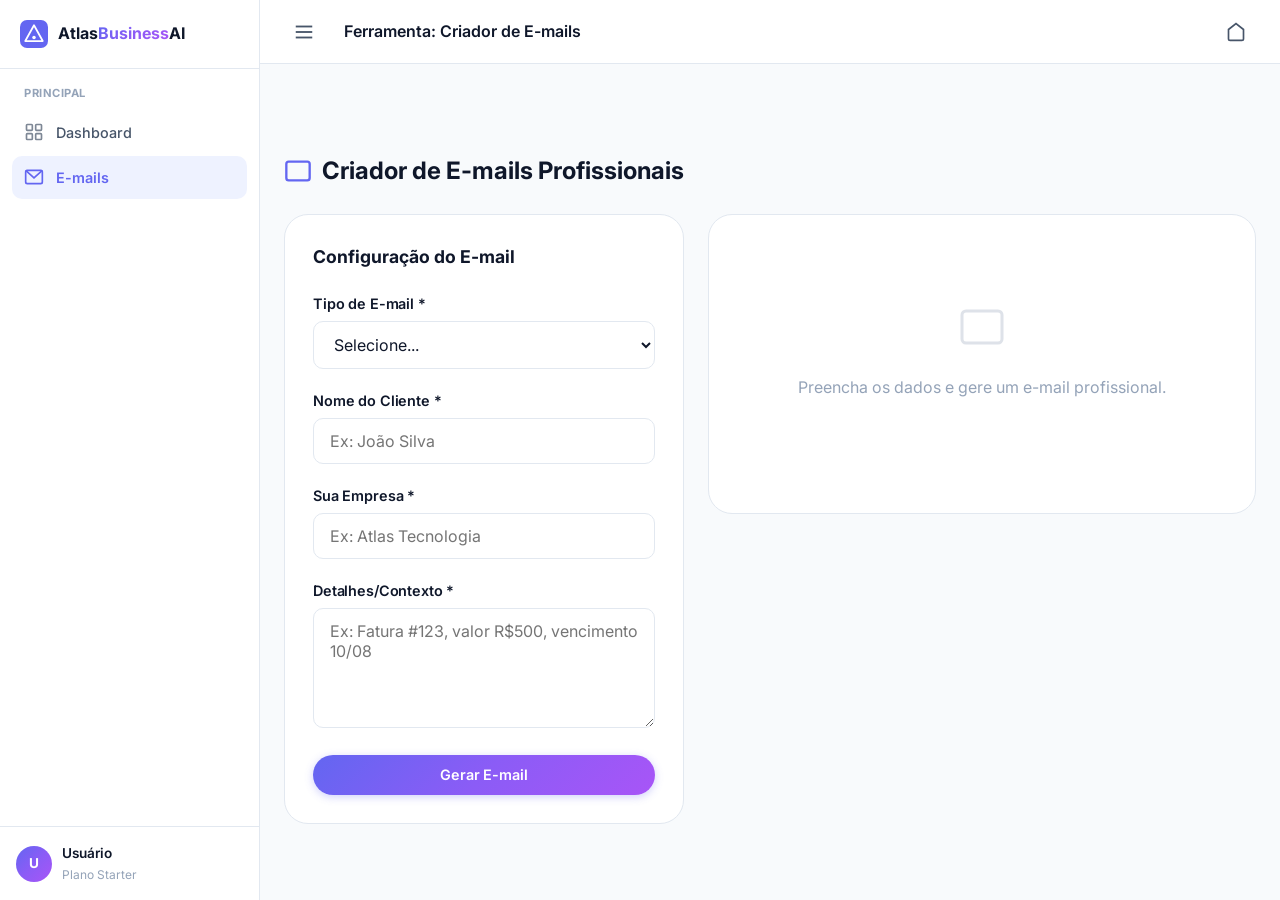
<file: pages/tools/emails.html>
<!DOCTYPE html>
<html lang="pt-BR" data-theme="light">
<head>
    <meta charset="UTF-8">
    <meta name="viewport" content="width=device-width, initial-scale=1.0">
    <title>Criador de E-mails - Atlas Business AI</title>
    <meta name="description" content="Crie e-mails profissionais de cobrança, negociação, agradecimento e pós-venda">
    <link rel="preconnect" href="https://fonts.googleapis.com">
    <link rel="preconnect" href="https://fonts.gstatic.com" crossorigin>
    <link href="https://fonts.googleapis.com/css2?family=Inter:wght@300;400;500;600;700;800;900&display=swap" rel="stylesheet">
    <link rel="stylesheet" href="../../assets/css/base.css">
    <link rel="stylesheet" href="../../assets/css/dashboard.css">
    <link rel="stylesheet" href="../../assets/css/tools.css">
</head>
<body>
    <div class="tool-page">
        <div class="menu-overlay" id="menuOverlay"></div>

        <aside class="sidebar" id="sidebar">
            <div class="sidebar-brand">
                <svg width="28" height="28" viewBox="0 0 32 32" fill="none">
                    <rect width="32" height="32" rx="8" fill="url(#logo-grad)"/>
                    <path d="M6 24L16 6L26 24H6Z" stroke="white" stroke-width="2" fill="none" stroke-linejoin="round"/>
                    <circle cx="16" cy="20" r="2" fill="white"/>
                    <defs><linearGradient id="logo-grad" x1="0" y1="0" x2="32" y2="32"><stop offset="0%" stop-color="#6366f1"/><stop offset="100%" stop-color="#8b5cf6"/></linearGradient></defs>
                </svg>
                <span class="logo-text">Atlas<span style="background: var(--color-primary-gradient); -webkit-background-clip: text; -webkit-text-fill-color: transparent;">Business</span>AI</span>
            </div>
            <nav class="sidebar-nav">
                <div class="sidebar-section">
                    <div class="sidebar-section-title">Principal</div>
                    <a href="../dashboard.html" class="sidebar-link">
                        <svg viewBox="0 0 24 24" fill="none" stroke="currentColor" stroke-width="2"><rect x="3" y="3" width="7" height="7" rx="1"/><rect x="14" y="3" width="7" height="7" rx="1"/><rect x="3" y="14" width="7" height="7" rx="1"/><rect x="14" y="14" width="7" height="7" rx="1"/></svg>
                        Dashboard
                    </a>
                    <a href="#" class="sidebar-link active">
                        <svg viewBox="0 0 24 24" fill="none" stroke="currentColor" stroke-width="2"><rect x="2" y="4" width="20" height="16" rx="2"/><polyline points="22 4 12 13 2 4"/></svg>
                        E-mails
                    </a>
                </div>
            </nav>
            <div class="sidebar-footer">
                <div class="sidebar-user">
                    <div class="sidebar-avatar" id="sidebarAvatar">U</div>
                    <div class="sidebar-user-info">
                        <div class="sidebar-user-name" id="sidebarUserName">Usuário</div>
                        <div class="sidebar-user-plan">Plano Starter</div>
                    </div>
                </div>
            </div>
        </aside>

        <div class="tool-container">
            <header class="topbar" style="position:fixed; top:0; left:260px; right:0; z-index:90;">
                <button class="topbar-btn" id="mobileMenuBtn" aria-label="Menu">
                    <svg width="22" height="22" viewBox="0 0 24 24" fill="none" stroke="currentColor" stroke-width="2"><line x1="3" y1="12" x2="21" y2="12"/><line x1="3" y1="6" x2="21" y2="6"/><line x1="3" y1="18" x2="21" y2="18"/></svg>
                </button>
                <span style="font-weight:600;">Ferramenta: Criador de E-mails</span>
                <div class="topbar-actions" style="margin-left:auto;">
                    <button class="topbar-btn" onclick="Tools.goToDashboard()" title="Voltar ao Dashboard">
                        <svg width="20" height="20" viewBox="0 0 24 24" fill="none" stroke="currentColor" stroke-width="2"><path d="M3 9l9-7 9 7v11a2 2 0 0 1-2 2H5a2 2 0 0 1-2-2z"/></svg>
                    </button>
                </div>
            </header>

            <div class="tool-header" style="margin-top:64px;">
                <h1>
                    <svg width="28" height="28" viewBox="0 0 24 24" fill="none" stroke="currentColor" stroke-width="2" style="color: var(--color-primary);"><rect x="2" y="4" width="20" height="16" rx="2"/></svg>
                    Criador de E-mails Profissionais
                </h1>
            </div>

            <div class="tool-layout">
                <div class="tool-form-card">
                    <h2 style="font-size:1.1rem;font-weight:700;margin-bottom:20px;">Configuração do E-mail</h2>
                    <form id="emailForm" novalidate>
                        <div class="form-group">
                            <label for="tipo" class="form-label">Tipo de E-mail *</label>
                            <select id="tipo" required>
                                <option value="">Selecione...</option>
                                <option value="cobranca">Cobrança</option>
                                <option value="negociacao">Negociação</option>
                                <option value="agradecimento">Agradecimento</option>
                                <option value="posvenda">Pós-venda</option>
                            </select>
                        </div>
                        <div class="form-group">
                            <label for="cliente" class="form-label">Nome do Cliente *</label>
                            <input type="text" id="cliente" placeholder="Ex: João Silva" required>
                        </div>
                        <div class="form-group">
                            <label for="empresa" class="form-label">Sua Empresa *</label>
                            <input type="text" id="empresa" placeholder="Ex: Atlas Tecnologia" required>
                        </div>
                        <div class="form-group">
                            <label for="detalhes" class="form-label">Detalhes/Contexto *</label>
                            <textarea id="detalhes" placeholder="Ex: Fatura #123, valor R$500, vencimento 10/08" required></textarea>
                        </div>
                        <button type="submit" class="btn btn-primary btn-block" id="gerarBtn">Gerar E-mail</button>
                    </form>
                </div>

                <div class="tool-result-card" id="resultCard">
                    <div class="tool-empty" id="emptyState">
                        <svg width="48" height="48" viewBox="0 0 24 24" fill="none" stroke="currentColor" stroke-width="1.5"><rect x="2" y="4" width="20" height="16" rx="2"/></svg>
                        <p>Preencha os dados e gere um e-mail profissional.</p>
                    </div>
                    <div class="tool-result-content" id="resultContent" style="display:none;"></div>
                    <div class="tool-result-actions" id="resultActions" style="display:none;">
                        <button class="btn btn-outline btn-sm" onclick="copiarResultado()">Copiar</button>
                        <button class="btn btn-outline btn-sm" onclick="baixarTXT()">Baixar TXT</button>
                        <button class="btn btn-outline btn-sm" onclick="novoEmail()">Novo E-mail</button>
                    </div>
                </div>
            </div>
        </div>
    </div>

    <script src="../../assets/js/tools.js"></script>
    <script>
        Tools.init();
        let resultadoGerado = '';

        document.getElementById('emailForm').addEventListener('submit', function(e) {
            e.preventDefault();
            const tipo = document.getElementById('tipo').value;
            const cliente = document.getElementById('cliente').value.trim();
            const empresa = document.getElementById('empresa').value.trim();
            const detalhes = document.getElementById('detalhes').value.trim();

            if (!tipo || !cliente || !empresa || !detalhes) {
                Tools.showToast('Preencha todos os campos.', 'error');
                return;
            }

            const stopLoading = Tools.showLoading(document.getElementById('gerarBtn'));

            setTimeout(() => {
                let assunto = '';
                let corpo = '';

                if (tipo === 'cobranca') {
                    assunto = `Lembrete de Cobrança - ${empresa}`;
                    corpo = `Prezado(a) ${cliente},\n\nEsperamos que esteja bem. Verificamos que há uma pendência em aberto referente a:\n\n${detalhes}\n\nPedimos a gentileza de regularizar o pagamento o mais breve possível. Caso já tenha efetuado, desconsidere esta mensagem.\n\nEstamos à disposição para esclarecimentos.\nAtenciosamente,\nEquipe ${empresa}`;
                } else if (tipo === 'negociacao') {
                    assunto = `Proposta de Negociação - ${empresa}`;
                    corpo = `Prezado(a) ${cliente},\n\nConforme conversamos, segue nossa proposta:\n\n${detalhes}\n\nAguardamos seu retorno e ficamos à disposição para ajustes.\nAtenciosamente,\nEquipe ${empresa}`;
                } else if (tipo === 'agradecimento') {
                    assunto = `Agradecimento - ${empresa}`;
                    corpo = `Prezado(a) ${cliente},\n\nGostaríamos de agradecer por ${detalhes}.\n\nSua parceria é muito importante para nós. Conte sempre com a ${empresa}.\n\nAtenciosamente,\nEquipe ${empresa}`;
                } else if (tipo === 'posvenda') {
                    assunto = `Pós-venda - ${empresa}`;
                    corpo = `Prezado(a) ${cliente},\n\nEsperamos que esteja satisfeito(a) com sua aquisição/contratação. ${detalhes}\n\nEstamos à disposição para qualquer dúvida ou suporte adicional.\n\nAtenciosamente,\nEquipe ${empresa}`;
                }

                resultadoGerado = `Assunto: ${assunto}\n\n${corpo}`;

                document.getElementById('emptyState').style.display = 'none';
                document.getElementById('resultContent').style.display = 'block';
                document.getElementById('resultContent').textContent = resultadoGerado;
                document.getElementById('resultActions').style.display = 'flex';

                stopLoading();
                Tools.showToast('E-mail gerado!', 'success');
            }, 800);
        });

        function copiarResultado() { if (resultadoGerado) Tools.copyToClipboard(resultadoGerado); }
        function baixarTXT() { if (resultadoGerado) Tools.downloadFile(resultadoGerado, 'email.txt'); }
        function novoEmail() {
            document.getElementById('emailForm').reset();
            document.getElementById('emptyState').style.display = 'block';
            document.getElementById('resultContent').style.display = 'none';
            document.getElementById('resultActions').style.display = 'none';
            resultadoGerado = '';
        }
    </script>
</body>
</html>
</file>
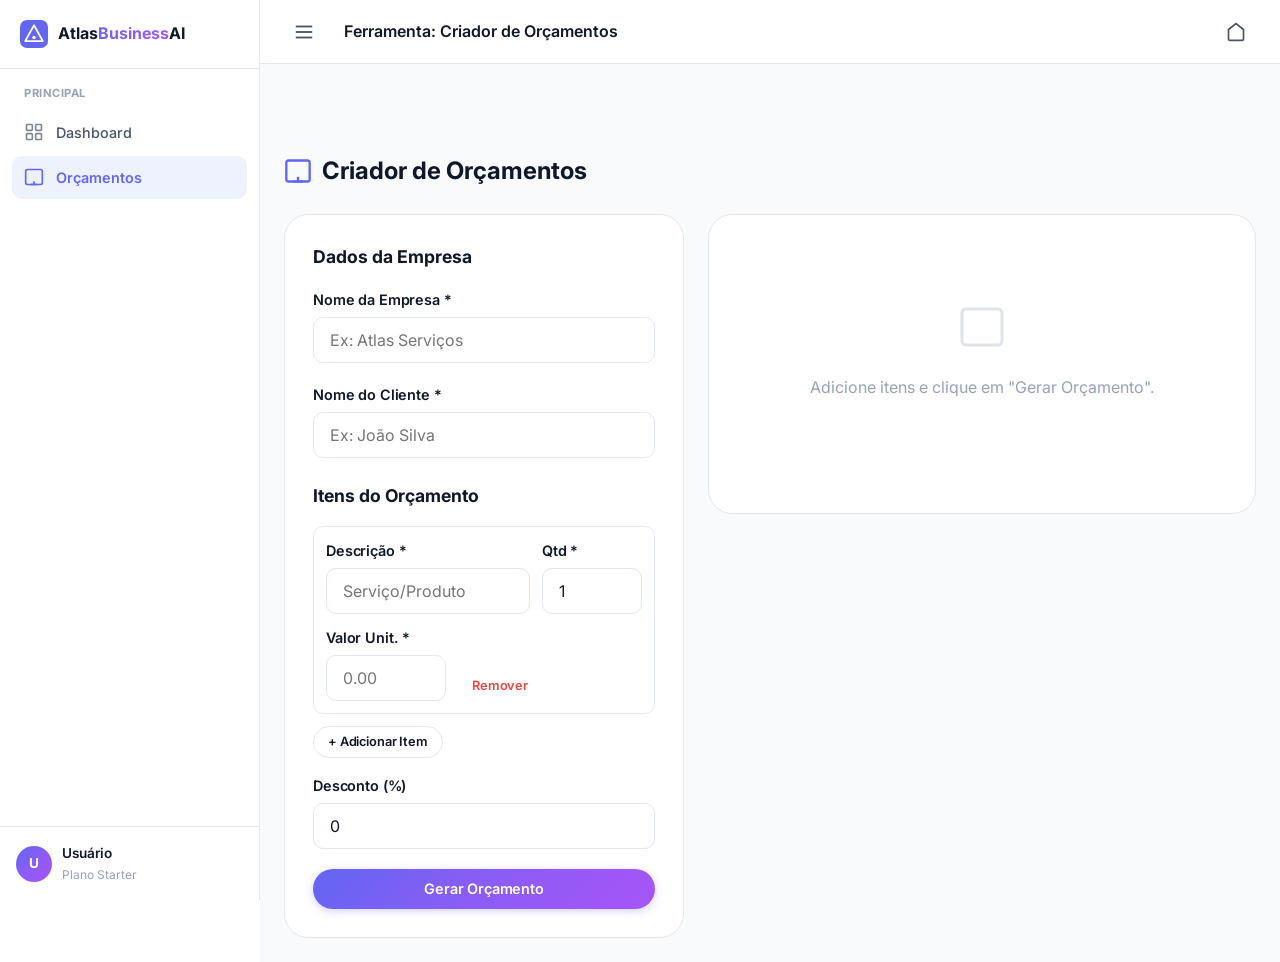
<file: pages/tools/orcamentos.html>
<!DOCTYPE html>
<html lang="pt-BR" data-theme="light">
<head>
    <meta charset="UTF-8">
    <meta name="viewport" content="width=device-width, initial-scale=1.0">
    <title>Criador de Orçamentos - Atlas Business AI</title>
    <meta name="description" content="Crie orçamentos detalhados com cálculos automáticos">
    <link rel="preconnect" href="https://fonts.googleapis.com">
    <link rel="preconnect" href="https://fonts.gstatic.com" crossorigin>
    <link href="https://fonts.googleapis.com/css2?family=Inter:wght@300;400;500;600;700;800;900&display=swap" rel="stylesheet">
    <link rel="stylesheet" href="../../assets/css/base.css">
    <link rel="stylesheet" href="../../assets/css/dashboard.css">
    <link rel="stylesheet" href="../../assets/css/tools.css">
</head>
<body>
    <div class="tool-page">
        <div class="menu-overlay" id="menuOverlay"></div>

        <aside class="sidebar" id="sidebar">
            <div class="sidebar-brand">
                <svg width="28" height="28" viewBox="0 0 32 32" fill="none">
                    <rect width="32" height="32" rx="8" fill="url(#logo-grad)"/>
                    <path d="M6 24L16 6L26 24H6Z" stroke="white" stroke-width="2" fill="none" stroke-linejoin="round"/>
                    <circle cx="16" cy="20" r="2" fill="white"/>
                    <defs><linearGradient id="logo-grad" x1="0" y1="0" x2="32" y2="32"><stop offset="0%" stop-color="#6366f1"/><stop offset="100%" stop-color="#8b5cf6"/></linearGradient></defs>
                </svg>
                <span class="logo-text">Atlas<span style="background: var(--color-primary-gradient); -webkit-background-clip: text; -webkit-text-fill-color: transparent;">Business</span>AI</span>
            </div>
            <nav class="sidebar-nav">
                <div class="sidebar-section">
                    <div class="sidebar-section-title">Principal</div>
                    <a href="../dashboard.html" class="sidebar-link">
                        <svg viewBox="0 0 24 24" fill="none" stroke="currentColor" stroke-width="2"><rect x="3" y="3" width="7" height="7" rx="1"/><rect x="14" y="3" width="7" height="7" rx="1"/><rect x="3" y="14" width="7" height="7" rx="1"/><rect x="14" y="14" width="7" height="7" rx="1"/></svg>
                        Dashboard
                    </a>
                    <a href="#" class="sidebar-link active">
                        <svg viewBox="0 0 24 24" fill="none" stroke="currentColor" stroke-width="2"><rect x="2" y="3" width="20" height="18" rx="2"/><line x1="8" y1="21" x2="16" y2="21"/><line x1="12" y1="17" x2="12" y2="21"/></svg>
                        Orçamentos
                    </a>
                </div>
            </nav>
            <div class="sidebar-footer">
                <div class="sidebar-user">
                    <div class="sidebar-avatar" id="sidebarAvatar">U</div>
                    <div class="sidebar-user-info">
                        <div class="sidebar-user-name" id="sidebarUserName">Usuário</div>
                        <div class="sidebar-user-plan">Plano Starter</div>
                    </div>
                </div>
            </div>
        </aside>

        <div class="tool-container">
            <header class="topbar" style="position:fixed; top:0; left:260px; right:0; z-index:90;">
                <button class="topbar-btn" id="mobileMenuBtn" aria-label="Menu">
                    <svg width="22" height="22" viewBox="0 0 24 24" fill="none" stroke="currentColor" stroke-width="2"><line x1="3" y1="12" x2="21" y2="12"/><line x1="3" y1="6" x2="21" y2="6"/><line x1="3" y1="18" x2="21" y2="18"/></svg>
                </button>
                <span style="font-weight:600;">Ferramenta: Criador de Orçamentos</span>
                <div class="topbar-actions" style="margin-left:auto;">
                    <button class="topbar-btn" onclick="Tools.goToDashboard()" title="Voltar ao Dashboard">
                        <svg width="20" height="20" viewBox="0 0 24 24" fill="none" stroke="currentColor" stroke-width="2"><path d="M3 9l9-7 9 7v11a2 2 0 0 1-2 2H5a2 2 0 0 1-2-2z"/></svg>
                    </button>
                </div>
            </header>

            <div class="tool-header" style="margin-top:64px;">
                <h1>
                    <svg width="28" height="28" viewBox="0 0 24 24" fill="none" stroke="currentColor" stroke-width="2" style="color: var(--color-primary);"><rect x="2" y="3" width="20" height="18" rx="2"/><line x1="8" y1="21" x2="16" y2="21"/><line x1="12" y1="17" x2="12" y2="21"/></svg>
                    Criador de Orçamentos
                </h1>
            </div>

            <div class="tool-layout">
                <!-- Formulário de itens -->
                <div class="tool-form-card">
                    <h2 style="font-size:1.1rem;font-weight:700;margin-bottom:16px;">Dados da Empresa</h2>
                    <div class="form-group">
                        <label for="nomeEmpresa" class="form-label">Nome da Empresa *</label>
                        <input type="text" id="nomeEmpresa" placeholder="Ex: Atlas Serviços" required>
                    </div>
                    <div class="form-group">
                        <label for="nomeCliente" class="form-label">Nome do Cliente *</label>
                        <input type="text" id="nomeCliente" placeholder="Ex: João Silva" required>
                    </div>
                    <h2 style="font-size:1.1rem;font-weight:700;margin:24px 0 16px;">Itens do Orçamento</h2>
                    <div id="itemsContainer">
                        <!-- Itens serão inseridos dinamicamente -->
                    </div>
                    <button type="button" class="btn btn-outline btn-sm" onclick="adicionarItem()" style="margin-bottom:16px;">+ Adicionar Item</button>
                    <div class="form-group">
                        <label for="desconto" class="form-label">Desconto (%)</label>
                        <input type="number" id="desconto" placeholder="0" min="0" max="100" step="0.1" value="0">
                    </div>
                    <button type="button" class="btn btn-primary btn-block" id="gerarBtn" onclick="gerarOrcamento()">Gerar Orçamento</button>
                </div>

                <!-- Resultado -->
                <div class="tool-result-card" id="resultCard">
                    <div class="tool-empty" id="emptyState">
                        <svg width="48" height="48" viewBox="0 0 24 24" fill="none" stroke="currentColor" stroke-width="1.5"><rect x="2" y="3" width="20" height="18" rx="2"/></svg>
                        <p>Adicione itens e clique em "Gerar Orçamento".</p>
                    </div>
                    <div class="tool-result-content" id="resultContent" style="display:none;"></div>
                    <div class="tool-result-actions" id="resultActions" style="display:none;">
                        <button class="btn btn-outline btn-sm" onclick="copiarResultado()">Copiar</button>
                        <button class="btn btn-outline btn-sm" onclick="baixarTXT()">Baixar TXT</button>
                        <button class="btn btn-outline btn-sm" onclick="novaOrcamento()">Novo Orçamento</button>
                    </div>
                </div>
            </div>
        </div>
    </div>

    <script src="../../assets/js/tools.js"></script>
    <script>
        Tools.init();

        let itemCount = 0;
        let resultadoGerado = '';

        // Adiciona um item ao formulário
        function adicionarItem() {
            itemCount++;
            const container = document.getElementById('itemsContainer');
            const itemDiv = document.createElement('div');
            itemDiv.className = 'form-group';
            itemDiv.style.border = '1px solid var(--color-border)';
            itemDiv.style.borderRadius = 'var(--radius-md)';
            itemDiv.style.padding = '12px';
            itemDiv.style.marginBottom = '12px';
            itemDiv.innerHTML = `
                <div style="display:flex; gap:12px; flex-wrap:wrap;">
                    <div style="flex:1; min-width:150px;">
                        <label class="form-label">Descrição *</label>
                        <input type="text" class="item-desc" placeholder="Serviço/Produto" required>
                    </div>
                    <div style="width:100px;">
                        <label class="form-label">Qtd *</label>
                        <input type="number" class="item-qtd" min="1" value="1" required>
                    </div>
                    <div style="width:120px;">
                        <label class="form-label">Valor Unit. *</label>
                        <input type="number" class="item-valor" min="0" step="0.01" placeholder="0.00" required>
                    </div>
                    <div style="align-self:flex-end;">
                        <button type="button" class="btn btn-ghost btn-sm" style="color:var(--color-error);" onclick="removerItem(this)">Remover</button>
                    </div>
                </div>
            `;
            container.appendChild(itemDiv);
        }

        function removerItem(btn) {
            btn.closest('.form-group').remove();
        }

        function calcularTotais() {
            const descs = document.querySelectorAll('.item-desc');
            const qtds = document.querySelectorAll('.item-qtd');
            const valores = document.querySelectorAll('.item-valor');
            const descontoPercent = parseFloat(document.getElementById('desconto').value) || 0;

            let subtotal = 0;
            const itens = [];

            for (let i = 0; i < descs.length; i++) {
                const desc = descs[i].value.trim();
                const qtd = parseInt(qtds[i].value) || 0;
                const valor = parseFloat(valores[i].value) || 0;
                if (desc && qtd > 0 && valor > 0) {
                    const totalItem = qtd * valor;
                    subtotal += totalItem;
                    itens.push({ desc, qtd, valor, totalItem });
                }
            }

            const desconto = (subtotal * descontoPercent) / 100;
            const total = subtotal - desconto;

            return { itens, subtotal, descontoPercent, desconto, total };
        }

        function gerarOrcamento() {
            const nomeEmpresa = document.getElementById('nomeEmpresa').value.trim();
            const nomeCliente = document.getElementById('nomeCliente').value.trim();

            if (!nomeEmpresa || !nomeCliente) {
                Tools.showToast('Preencha os dados da empresa e cliente.', 'error');
                return;
            }

            const { itens, subtotal, descontoPercent, desconto, total } = calcularTotais();

            if (itens.length === 0) {
                Tools.showToast('Adicione pelo menos um item válido.', 'error');
                return;
            }

            const stopLoading = Tools.showLoading(document.getElementById('gerarBtn'));

            setTimeout(() => {
                const dataAtual = new Date().toLocaleDateString('pt-BR');
                let texto = `ORÇAMENTO\n\nEmpresa: ${nomeEmpresa}\nCliente: ${nomeCliente}\nData: ${dataAtual}\n\n`;
                texto += 'ITENS:\n';
                texto += '------------------------------------------------------\n';
                texto += 'Descrição                  Qtd   Unit.(R$)   Total(R$)\n';
                texto += '------------------------------------------------------\n';

                itens.forEach(item => {
                    const desc = item.desc.padEnd(25).substring(0, 25);
                    const qtd = item.qtd.toString().padStart(4);
                    const valor = item.valor.toFixed(2).padStart(10);
                    const totalItem = item.totalItem.toFixed(2).padStart(10);
                    texto += `${desc} ${qtd}  ${valor}  ${totalItem}\n`;
                });

                texto += '------------------------------------------------------\n';
                texto += `Subtotal: R$ ${subtotal.toFixed(2).padStart(25)}\n`;
                if (descontoPercent > 0) {
                    texto += `Desconto (${descontoPercent}%): R$ ${desconto.toFixed(2).padStart(21)}\n`;
                }
                texto += `Total: R$ ${total.toFixed(2).padStart(27)}\n`;

                resultadoGerado = texto;

                document.getElementById('emptyState').style.display = 'none';
                document.getElementById('resultContent').style.display = 'block';
                document.getElementById('resultContent').textContent = resultadoGerado;
                document.getElementById('resultActions').style.display = 'flex';

                stopLoading();
                Tools.showToast('Orçamento gerado!', 'success');
            }, 800);
        }

        function copiarResultado() { if (resultadoGerado) Tools.copyToClipboard(resultadoGerado); }
        function baixarTXT() { if (resultadoGerado) Tools.downloadFile(resultadoGerado, 'orcamento.txt'); }
        function novaOrcamento() {
            document.getElementById('nomeEmpresa').value = '';
            document.getElementById('nomeCliente').value = '';
            document.getElementById('desconto').value = '0';
            document.getElementById('itemsContainer').innerHTML = '';
            document.getElementById('emptyState').style.display = 'block';
            document.getElementById('resultContent').style.display = 'none';
            document.getElementById('resultActions').style.display = 'none';
            resultadoGerado = '';
        }

        // Inicia com um item padrão
        adicionarItem();
    </script>
</body>
</html>
</file>
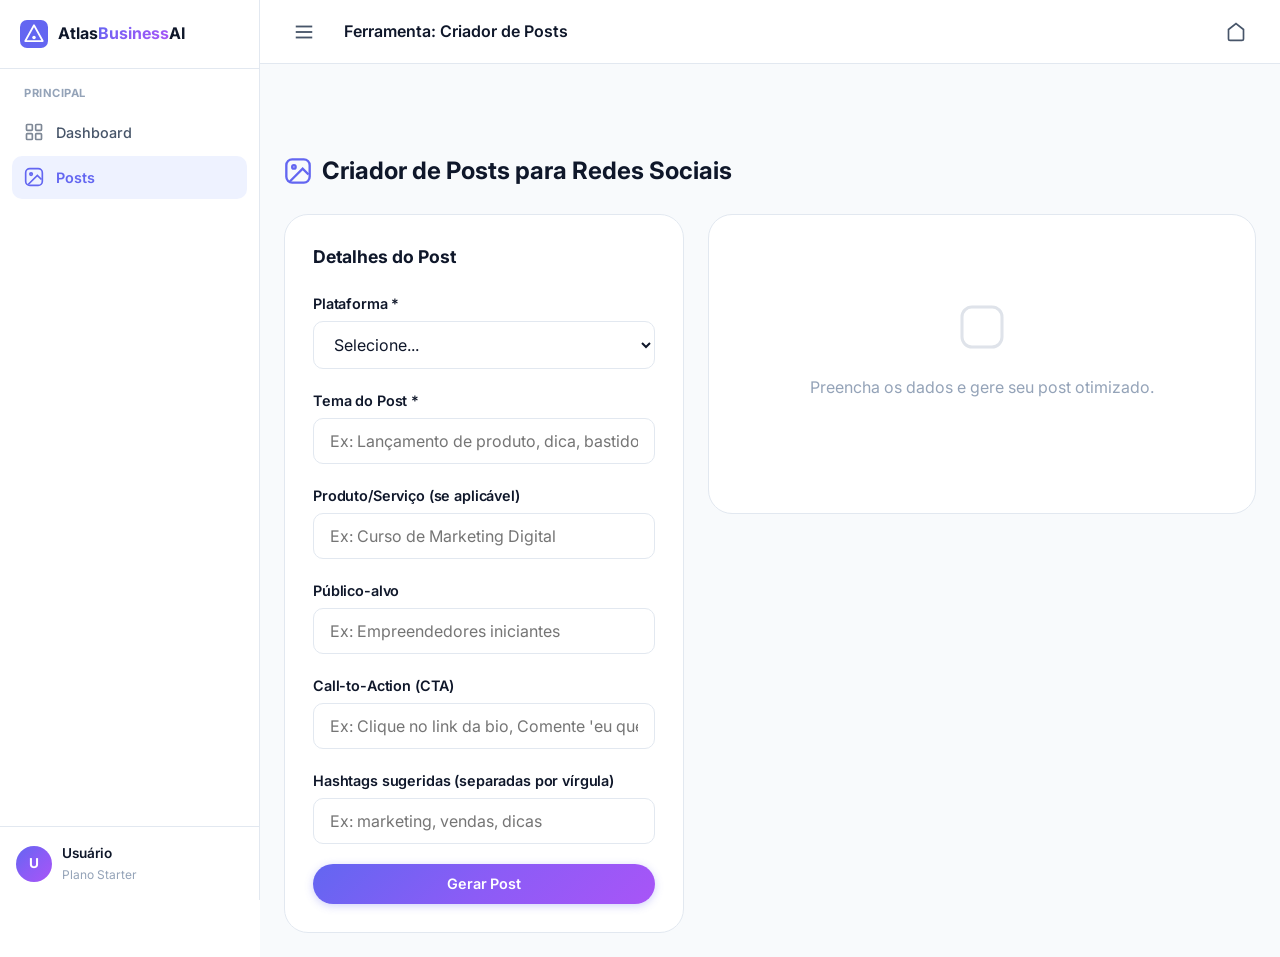
<file: pages/tools/posts.html>
<!DOCTYPE html>
<html lang="pt-BR" data-theme="light">
<head>
    <meta charset="UTF-8">
    <meta name="viewport" content="width=device-width, initial-scale=1.0">
    <title>Criador de Posts - Atlas Business AI</title>
    <meta name="description" content="Crie posts profissionais para Instagram, Facebook e LinkedIn">
    <link rel="preconnect" href="https://fonts.googleapis.com">
    <link rel="preconnect" href="https://fonts.gstatic.com" crossorigin>
    <link href="https://fonts.googleapis.com/css2?family=Inter:wght@300;400;500;600;700;800;900&display=swap" rel="stylesheet">
    <link rel="stylesheet" href="../../assets/css/base.css">
    <link rel="stylesheet" href="../../assets/css/dashboard.css">
    <link rel="stylesheet" href="../../assets/css/tools.css">
</head>
<body>
    <div class="tool-page">
        <div class="menu-overlay" id="menuOverlay"></div>

        <aside class="sidebar" id="sidebar">
            <div class="sidebar-brand">
                <svg width="28" height="28" viewBox="0 0 32 32" fill="none">
                    <rect width="32" height="32" rx="8" fill="url(#logo-grad)"/>
                    <path d="M6 24L16 6L26 24H6Z" stroke="white" stroke-width="2" fill="none" stroke-linejoin="round"/>
                    <circle cx="16" cy="20" r="2" fill="white"/>
                    <defs><linearGradient id="logo-grad" x1="0" y1="0" x2="32" y2="32"><stop offset="0%" stop-color="#6366f1"/><stop offset="100%" stop-color="#8b5cf6"/></linearGradient></defs>
                </svg>
                <span class="logo-text">Atlas<span style="background: var(--color-primary-gradient); -webkit-background-clip: text; -webkit-text-fill-color: transparent;">Business</span>AI</span>
            </div>
            <nav class="sidebar-nav">
                <div class="sidebar-section">
                    <div class="sidebar-section-title">Principal</div>
                    <a href="../dashboard.html" class="sidebar-link">
                        <svg viewBox="0 0 24 24" fill="none" stroke="currentColor" stroke-width="2"><rect x="3" y="3" width="7" height="7" rx="1"/><rect x="14" y="3" width="7" height="7" rx="1"/><rect x="3" y="14" width="7" height="7" rx="1"/><rect x="14" y="14" width="7" height="7" rx="1"/></svg>
                        Dashboard
                    </a>
                    <a href="#" class="sidebar-link active">
                        <svg viewBox="0 0 24 24" fill="none" stroke="currentColor" stroke-width="2"><rect x="2" y="2" width="20" height="20" rx="5"/><circle cx="8.5" cy="8.5" r="1.5"/><polyline points="21 15 16 10 5 21"/></svg>
                        Posts
                    </a>
                </div>
            </nav>
            <div class="sidebar-footer">
                <div class="sidebar-user">
                    <div class="sidebar-avatar" id="sidebarAvatar">U</div>
                    <div class="sidebar-user-info">
                        <div class="sidebar-user-name" id="sidebarUserName">Usuário</div>
                        <div class="sidebar-user-plan">Plano Starter</div>
                    </div>
                </div>
            </div>
        </aside>

        <div class="tool-container">
            <header class="topbar" style="position:fixed; top:0; left:260px; right:0; z-index:90;">
                <button class="topbar-btn" id="mobileMenuBtn" aria-label="Menu">
                    <svg width="22" height="22" viewBox="0 0 24 24" fill="none" stroke="currentColor" stroke-width="2"><line x1="3" y1="12" x2="21" y2="12"/><line x1="3" y1="6" x2="21" y2="6"/><line x1="3" y1="18" x2="21" y2="18"/></svg>
                </button>
                <span style="font-weight:600;">Ferramenta: Criador de Posts</span>
                <div class="topbar-actions" style="margin-left:auto;">
                    <button class="topbar-btn" onclick="Tools.goToDashboard()" title="Voltar ao Dashboard">
                        <svg width="20" height="20" viewBox="0 0 24 24" fill="none" stroke="currentColor" stroke-width="2"><path d="M3 9l9-7 9 7v11a2 2 0 0 1-2 2H5a2 2 0 0 1-2-2z"/></svg>
                    </button>
                </div>
            </header>

            <div class="tool-header" style="margin-top:64px;">
                <h1>
                    <svg width="28" height="28" viewBox="0 0 24 24" fill="none" stroke="currentColor" stroke-width="2" style="color: var(--color-primary);"><rect x="2" y="2" width="20" height="20" rx="5"/><circle cx="8.5" cy="8.5" r="1.5"/><polyline points="21 15 16 10 5 21"/></svg>
                    Criador de Posts para Redes Sociais
                </h1>
            </div>

            <div class="tool-layout">
                <div class="tool-form-card">
                    <h2 style="font-size:1.1rem;font-weight:700;margin-bottom:20px;">Detalhes do Post</h2>
                    <form id="postForm" novalidate>
                        <div class="form-group">
                            <label for="plataforma" class="form-label">Plataforma *</label>
                            <select id="plataforma" required>
                                <option value="">Selecione...</option>
                                <option value="instagram">Instagram</option>
                                <option value="facebook">Facebook</option>
                                <option value="linkedin">LinkedIn</option>
                            </select>
                        </div>
                        <div class="form-group">
                            <label for="tema" class="form-label">Tema do Post *</label>
                            <input type="text" id="tema" placeholder="Ex: Lançamento de produto, dica, bastidores" required>
                        </div>
                        <div class="form-group">
                            <label for="produto" class="form-label">Produto/Serviço (se aplicável)</label>
                            <input type="text" id="produto" placeholder="Ex: Curso de Marketing Digital">
                        </div>
                        <div class="form-group">
                            <label for="publico" class="form-label">Público-alvo</label>
                            <input type="text" id="publico" placeholder="Ex: Empreendedores iniciantes">
                        </div>
                        <div class="form-group">
                            <label for="cta" class="form-label">Call-to-Action (CTA)</label>
                            <input type="text" id="cta" placeholder="Ex: Clique no link da bio, Comente 'eu quero'">
                        </div>
                        <div class="form-group">
                            <label for="hashtags" class="form-label">Hashtags sugeridas (separadas por vírgula)</label>
                            <input type="text" id="hashtags" placeholder="Ex: marketing, vendas, dicas">
                        </div>
                        <button type="submit" class="btn btn-primary btn-block" id="gerarBtn">Gerar Post</button>
                    </form>
                </div>

                <div class="tool-result-card" id="resultCard">
                    <div class="tool-empty" id="emptyState">
                        <svg width="48" height="48" viewBox="0 0 24 24" fill="none" stroke="currentColor" stroke-width="1.5"><rect x="2" y="2" width="20" height="20" rx="5"/></svg>
                        <p>Preencha os dados e gere seu post otimizado.</p>
                    </div>
                    <div class="tool-result-content" id="resultContent" style="display:none;"></div>
                    <div class="tool-result-actions" id="resultActions" style="display:none;">
                        <button class="btn btn-outline btn-sm" onclick="copiarResultado()">Copiar</button>
                        <button class="btn btn-outline btn-sm" onclick="baixarTXT()">Baixar TXT</button>
                        <button class="btn btn-outline btn-sm" onclick="novoPost()">Novo Post</button>
                    </div>
                </div>
            </div>
        </div>
    </div>

    <script src="../../assets/js/tools.js"></script>
    <script>
        Tools.init();

        let resultadoGerado = '';

        document.getElementById('postForm').addEventListener('submit', function(e) {
            e.preventDefault();

            const plataforma = document.getElementById('plataforma').value;
            const tema = document.getElementById('tema').value.trim();
            const produto = document.getElementById('produto').value.trim();
            const publico = document.getElementById('publico').value.trim();
            const cta = document.getElementById('cta').value.trim();
            const hashtagsInput = document.getElementById('hashtags').value.trim();

            if (!plataforma || !tema) {
                Tools.showToast('Selecione a plataforma e informe o tema.', 'error');
                return;
            }

            const stopLoading = Tools.showLoading(document.getElementById('gerarBtn'));

            setTimeout(() => {
                const hashtags = hashtagsInput ? hashtagsInput.split(',').map(h => '#' + h.trim()).join(' ') : '';
                let texto = '';

                // Variação de conteúdo por plataforma
                if (plataforma === 'instagram') {
                    texto = `✨ POST PARA INSTAGRAM ✨\n\n`;
                    texto += `📸 ${tema.toUpperCase()}\n\n`;
                    texto += `Oi, pessoal! ${publico ? 'Este post é especialmente para ' + publico + '!' : ''}\n\n`;
                    texto += `${produto ? 'Hoje vim falar sobre ' + produto + '. ' : ''}`;
                    texto += `Aproveitem esta dica e não se esqueçam de salvar para consultar depois! 💾\n\n`;
                    texto += cta ? `💬 ${cta}\n\n` : '💬 Comente aqui o que achou!\n\n';
                    texto += `👇 Marque um amigo que precisa ver isso!\n\n`;
                    texto += hashtags ? `${hashtags} #instagram #dicas #conteudo` : '#instagram #dicas #conteudo';
                } else if (plataforma === 'facebook') {
                    texto = `📘 POST PARA FACEBOOK\n\n`;
                    texto += `${tema.toUpperCase()}\n\n`;
                    texto += `${publico ? 'Pessoal, ' + publico + ', ' : 'Pessoal, '}`;
                    texto += `${produto ? 'tenho algo importante sobre ' + produto + '. ' : 'confiram essa novidade! '}`;
                    texto += `Leia até o final e compartilhe com quem precisa saber disso!\n\n`;
                    texto += cta ? `👉 ${cta}\n\n` : '👉 Curta e compartilhe!\n\n';
                    texto += hashtags ? hashtags : '#facebook #marketing';
                } else if (plataforma === 'linkedin') {
                    texto = `💼 POST PARA LINKEDIN\n\n`;
                    texto += `${tema.toUpperCase()}\n\n`;
                    texto += `${publico ? 'Para ' + publico + ', ' : 'Profissionais, '}`;
                    texto += `${produto ? 'compartilho insights sobre ' + produto + '. ' : 'trago uma reflexão importante. '}`;
                    texto += `Veja como isso impacta os negócios e vamos trocar ideias nos comentários.\n\n`;
                    texto += cta ? `📩 ${cta}\n\n` : '📩 Conecte-se comigo para mais conteúdos.\n\n';
                    texto += hashtags ? hashtags : '#linkedin #carreira #negocios';
                }

                resultadoGerado = texto;

                document.getElementById('emptyState').style.display = 'none';
                document.getElementById('resultContent').style.display = 'block';
                document.getElementById('resultContent').textContent = resultadoGerado;
                document.getElementById('resultActions').style.display = 'flex';

                stopLoading();
                Tools.showToast('Post gerado com sucesso!', 'success');
            }, 1000);
        });

        function copiarResultado() { if (resultadoGerado) Tools.copyToClipboard(resultadoGerado); }
        function baixarTXT() { if (resultadoGerado) Tools.downloadFile(resultadoGerado, 'post.txt'); }
        function novoPost() {
            document.getElementById('postForm').reset();
            document.getElementById('emptyState').style.display = 'block';
            document.getElementById('resultContent').style.display = 'none';
            document.getElementById('resultActions').style.display = 'none';
            resultadoGerado = '';
        }
    </script>
</body>
</html>
</file>
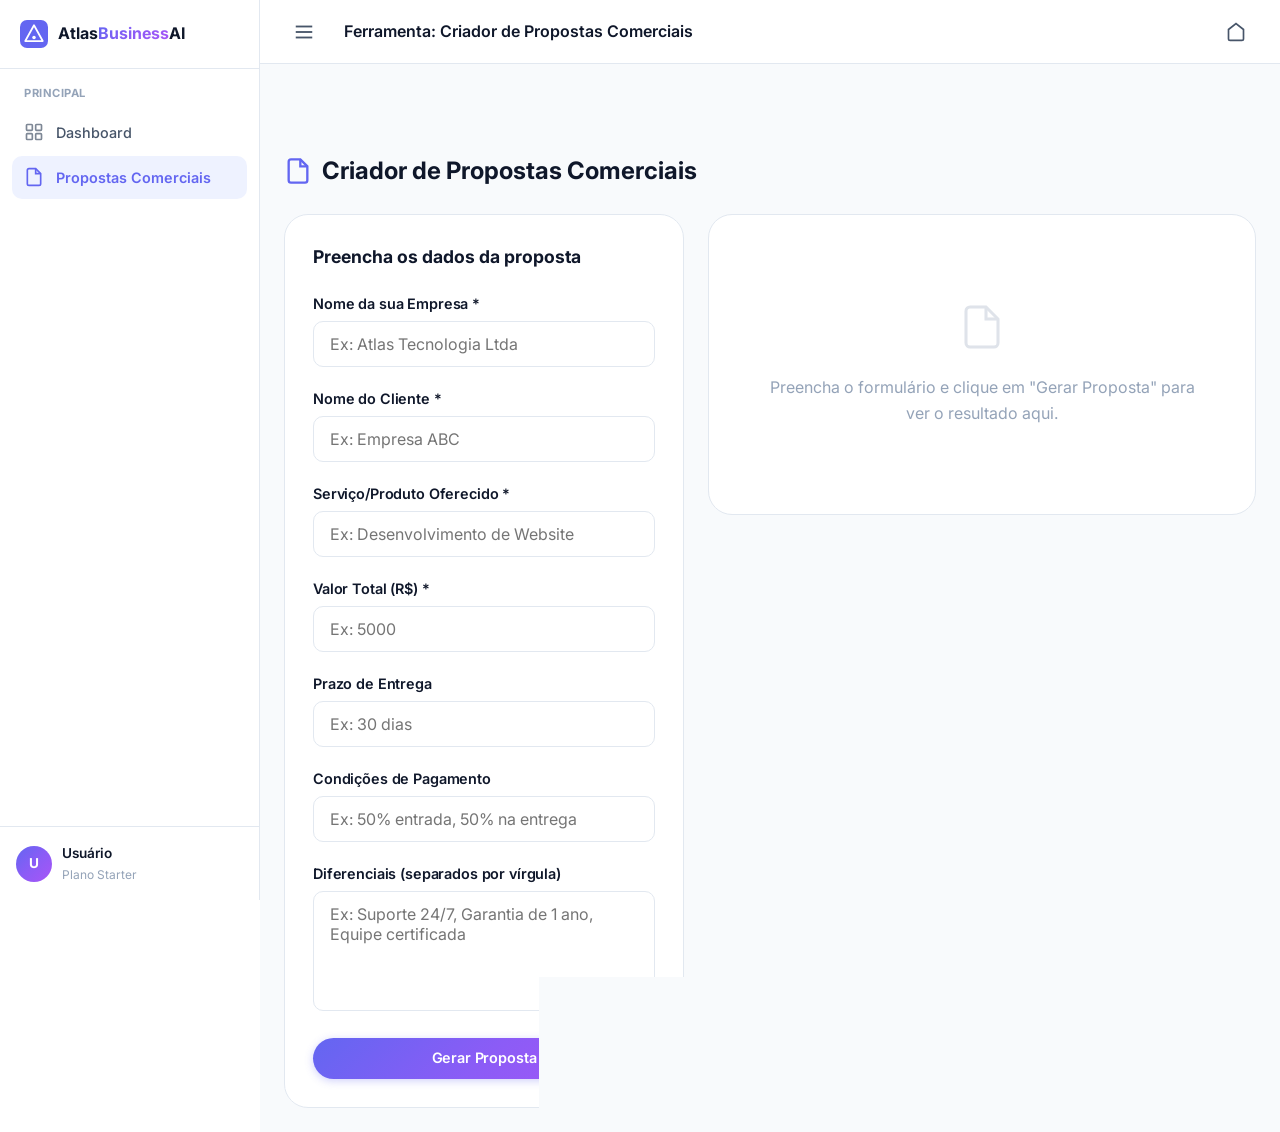
<file: pages/tools/proposta-comercial.html>
<!DOCTYPE html>
<html lang="pt-BR" data-theme="light">
<head>
    <meta charset="UTF-8">
    <meta name="viewport" content="width=device-width, initial-scale=1.0">
    <title>Criador de Propostas Comerciais - Atlas Business AI</title>
    <meta name="description" content="Crie propostas comerciais profissionais com IA em segundos">
    <link rel="preconnect" href="https://fonts.googleapis.com">
    <link rel="preconnect" href="https://fonts.gstatic.com" crossorigin>
    <link href="https://fonts.googleapis.com/css2?family=Inter:wght@300;400;500;600;700;800;900&display=swap" rel="stylesheet">
    <link rel="stylesheet" href="../../assets/css/base.css">
    <link rel="stylesheet" href="../../assets/css/dashboard.css">
    <link rel="stylesheet" href="../../assets/css/tools.css">
</head>
<body>
    <div class="tool-page">
        <!-- Overlay mobile -->
        <div class="menu-overlay" id="menuOverlay"></div>

        <!-- Sidebar (mesma do dashboard, simplificada) -->
        <aside class="sidebar" id="sidebar">
            <div class="sidebar-brand">
                <svg width="28" height="28" viewBox="0 0 32 32" fill="none">
                    <rect width="32" height="32" rx="8" fill="url(#logo-grad)"/>
                    <path d="M6 24L16 6L26 24H6Z" stroke="white" stroke-width="2" fill="none" stroke-linejoin="round"/>
                    <circle cx="16" cy="20" r="2" fill="white"/>
                    <defs><linearGradient id="logo-grad" x1="0" y1="0" x2="32" y2="32"><stop offset="0%" stop-color="#6366f1"/><stop offset="100%" stop-color="#8b5cf6"/></linearGradient></defs>
                </svg>
                <span class="logo-text">Atlas<span style="background: var(--color-primary-gradient); -webkit-background-clip: text; -webkit-text-fill-color: transparent;">Business</span>AI</span>
            </div>
            <nav class="sidebar-nav">
                <div class="sidebar-section">
                    <div class="sidebar-section-title">Principal</div>
                    <a href="../dashboard.html" class="sidebar-link">
                        <svg viewBox="0 0 24 24" fill="none" stroke="currentColor" stroke-width="2"><rect x="3" y="3" width="7" height="7" rx="1"/><rect x="14" y="3" width="7" height="7" rx="1"/><rect x="3" y="14" width="7" height="7" rx="1"/><rect x="14" y="14" width="7" height="7" rx="1"/></svg>
                        Dashboard
                    </a>
                    <a href="#" class="sidebar-link active">
                        <svg viewBox="0 0 24 24" fill="none" stroke="currentColor" stroke-width="2"><path d="M14 2H6a2 2 0 0 0-2 2v16a2 2 0 0 0 2 2h12a2 2 0 0 0 2-2V8z"/><polyline points="14 2 14 8 20 8"/></svg>
                        Propostas Comerciais
                    </a>
                </div>
            </nav>
            <div class="sidebar-footer">
                <div class="sidebar-user">
                    <div class="sidebar-avatar" id="sidebarAvatar">U</div>
                    <div class="sidebar-user-info">
                        <div class="sidebar-user-name" id="sidebarUserName">Usuário</div>
                        <div class="sidebar-user-plan">Plano Starter</div>
                    </div>
                </div>
            </div>
        </aside>

        <!-- Conteúdo da ferramenta -->
        <div class="tool-container">
            <!-- Topbar simplificada -->
            <header class="topbar" style="position:fixed; top:0; left:260px; right:0; z-index:90;">
                <button class="topbar-btn" id="mobileMenuBtn" aria-label="Menu">
                    <svg width="22" height="22" viewBox="0 0 24 24" fill="none" stroke="currentColor" stroke-width="2"><line x1="3" y1="12" x2="21" y2="12"/><line x1="3" y1="6" x2="21" y2="6"/><line x1="3" y1="18" x2="21" y2="18"/></svg>
                </button>
                <span style="font-weight:600;">Ferramenta: Criador de Propostas Comerciais</span>
                <div class="topbar-actions" style="margin-left:auto;">
                    <button class="topbar-btn" onclick="Tools.goToDashboard()" title="Voltar ao Dashboard">
                        <svg width="20" height="20" viewBox="0 0 24 24" fill="none" stroke="currentColor" stroke-width="2"><path d="M3 9l9-7 9 7v11a2 2 0 0 1-2 2H5a2 2 0 0 1-2-2z"/></svg>
                    </button>
                </div>
            </header>

            <div class="tool-header" style="margin-top:64px;">
                <h1>
                    <svg width="28" height="28" viewBox="0 0 24 24" fill="none" stroke="currentColor" stroke-width="2" style="color: var(--color-primary);"><path d="M14 2H6a2 2 0 0 0-2 2v16a2 2 0 0 0 2 2h12a2 2 0 0 0 2-2V8z"/><polyline points="14 2 14 8 20 8"/></svg>
                    Criador de Propostas Comerciais
                </h1>
            </div>

            <div class="tool-layout">
                <!-- Formulário -->
                <div class="tool-form-card">
                    <h2 style="font-size:1.1rem;font-weight:700;margin-bottom:20px;">Preencha os dados da proposta</h2>
                    <form id="propostaForm" novalidate>
                        <div class="form-group">
                            <label for="nomeEmpresa" class="form-label">Nome da sua Empresa *</label>
                            <input type="text" id="nomeEmpresa" placeholder="Ex: Atlas Tecnologia Ltda" required>
                        </div>
                        <div class="form-group">
                            <label for="nomeCliente" class="form-label">Nome do Cliente *</label>
                            <input type="text" id="nomeCliente" placeholder="Ex: Empresa ABC" required>
                        </div>
                        <div class="form-group">
                            <label for="servico" class="form-label">Serviço/Produto Oferecido *</label>
                            <input type="text" id="servico" placeholder="Ex: Desenvolvimento de Website" required>
                        </div>
                        <div class="form-group">
                            <label for="valor" class="form-label">Valor Total (R$) *</label>
                            <input type="number" id="valor" placeholder="Ex: 5000" min="0" step="0.01" required>
                        </div>
                        <div class="form-group">
                            <label for="prazo" class="form-label">Prazo de Entrega</label>
                            <input type="text" id="prazo" placeholder="Ex: 30 dias">
                        </div>
                        <div class="form-group">
                            <label for="condicoes" class="form-label">Condições de Pagamento</label>
                            <input type="text" id="condicoes" placeholder="Ex: 50% entrada, 50% na entrega">
                        </div>
                        <div class="form-group">
                            <label for="diferenciais" class="form-label">Diferenciais (separados por vírgula)</label>
                            <textarea id="diferenciais" placeholder="Ex: Suporte 24/7, Garantia de 1 ano, Equipe certificada" rows="3"></textarea>
                        </div>
                        <button type="submit" class="btn btn-primary btn-block" id="gerarBtn">
                            Gerar Proposta
                        </button>
                    </form>
                </div>

                <!-- Resultado -->
                <div class="tool-result-card" id="resultCard">
                    <div class="tool-empty" id="emptyState">
                        <svg width="48" height="48" viewBox="0 0 24 24" fill="none" stroke="currentColor" stroke-width="1.5"><path d="M14 2H6a2 2 0 0 0-2 2v16a2 2 0 0 0 2 2h12a2 2 0 0 0 2-2V8z"/><polyline points="14 2 14 8 20 8"/></svg>
                        <p>Preencha o formulário e clique em "Gerar Proposta" para ver o resultado aqui.</p>
                    </div>
                    <div class="tool-result-content" id="resultContent" style="display:none;"></div>
                    <div class="tool-result-actions" id="resultActions" style="display:none;">
                        <button class="btn btn-outline btn-sm" onclick="copiarResultado()">
                            <svg width="16" height="16" viewBox="0 0 24 24" fill="none" stroke="currentColor" stroke-width="2"><rect x="9" y="9" width="13" height="13" rx="2"/><path d="M5 15H4a2 2 0 0 1-2-2V4a2 2 0 0 1 2-2h9a2 2 0 0 1 2 2v1"/></svg>
                            Copiar
                        </button>
                        <button class="btn btn-outline btn-sm" onclick="baixarTXT()">
                            <svg width="16" height="16" viewBox="0 0 24 24" fill="none" stroke="currentColor" stroke-width="2"><path d="M21 15v4a2 2 0 0 1-2 2H5a2 2 0 0 1-2-2v-4"/><polyline points="7 10 12 15 17 10"/><line x1="12" y1="15" x2="12" y2="3"/></svg>
                            Baixar TXT
                        </button>
                        <button class="btn btn-outline btn-sm" onclick="novaProposta()">
                            <svg width="16" height="16" viewBox="0 0 24 24" fill="none" stroke="currentColor" stroke-width="2"><line x1="18" y1="6" x2="6" y2="18"/><line x1="6" y1="6" x2="18" y2="18"/></svg>
                            Nova Proposta
                        </button>
                    </div>
                </div>
            </div>
        </div>
    </div>

    <script src="../../assets/js/tools.js"></script>
    <script>
        // Inicializa módulo comum
        Tools.init();

        let resultadoGerado = '';

        // Gerar proposta
        document.getElementById('propostaForm').addEventListener('submit', function(e) {
            e.preventDefault();

            const nomeEmpresa = document.getElementById('nomeEmpresa').value.trim();
            const nomeCliente = document.getElementById('nomeCliente').value.trim();
            const servico = document.getElementById('servico').value.trim();
            const valor = document.getElementById('valor').value.trim();
            const prazo = document.getElementById('prazo').value.trim();
            const condicoes = document.getElementById('condicoes').value.trim();
            const diferenciais = document.getElementById('diferenciais').value.trim();

            if (!nomeEmpresa || !nomeCliente || !servico || !valor) {
                Tools.showToast('Preencha todos os campos obrigatórios.', 'error');
                return;
            }

            const stopLoading = Tools.showLoading(document.getElementById('gerarBtn'));

            // Simula chamada de IA (substituir por API real)
            setTimeout(() => {
                // Gera proposta formatada
                const dataAtual = new Date().toLocaleDateString('pt-BR');
                const listaDiferenciais = diferenciais ? diferenciais.split(',').map(d => `- ${d.trim()}`).join('\n') : '';

                resultadoGerado = `PROPOSTA COMERCIAL

Empresa: ${nomeEmpresa}
Data: ${dataAtual}

À ${nomeCliente},

Prezado(a),

Agradecemos a oportunidade e temos o prazer de apresentar nossa proposta para ${servico}.

VALOR E CONDIÇÕES:
Valor Total: R$ ${parseFloat(valor).toLocaleString('pt-BR', {minimumFractionDigits: 2})}
Prazo: ${prazo || 'A combinar'}
Condições de Pagamento: ${condicoes || 'A combinar'}

${diferenciais ? 'DIFERENCIAIS:\n' + listaDiferenciais + '\n' : ''}
Estamos à disposição para esclarecimentos e ansiamos por uma parceria de sucesso.

Atenciosamente,
Equipe ${nomeEmpresa}`;

                // Exibe resultado
                document.getElementById('emptyState').style.display = 'none';
                document.getElementById('resultContent').style.display = 'block';
                document.getElementById('resultContent').textContent = resultadoGerado;
                document.getElementById('resultActions').style.display = 'flex';

                stopLoading();
                Tools.showToast('Proposta gerada com sucesso!', 'success');
            }, 1500);
        });

        function copiarResultado() {
            if (resultadoGerado) {
                Tools.copyToClipboard(resultadoGerado);
            }
        }

        function baixarTXT() {
            if (resultadoGerado) {
                Tools.downloadFile(resultadoGerado, 'proposta-comercial.txt');
            }
        }

        function novaProposta() {
            document.getElementById('propostaForm').reset();
            document.getElementById('emptyState').style.display = 'block';
            document.getElementById('resultContent').style.display = 'none';
            document.getElementById('resultActions').style.display = 'none';
            resultadoGerado = '';
        }
    </script>
</body>
</html>
</file>
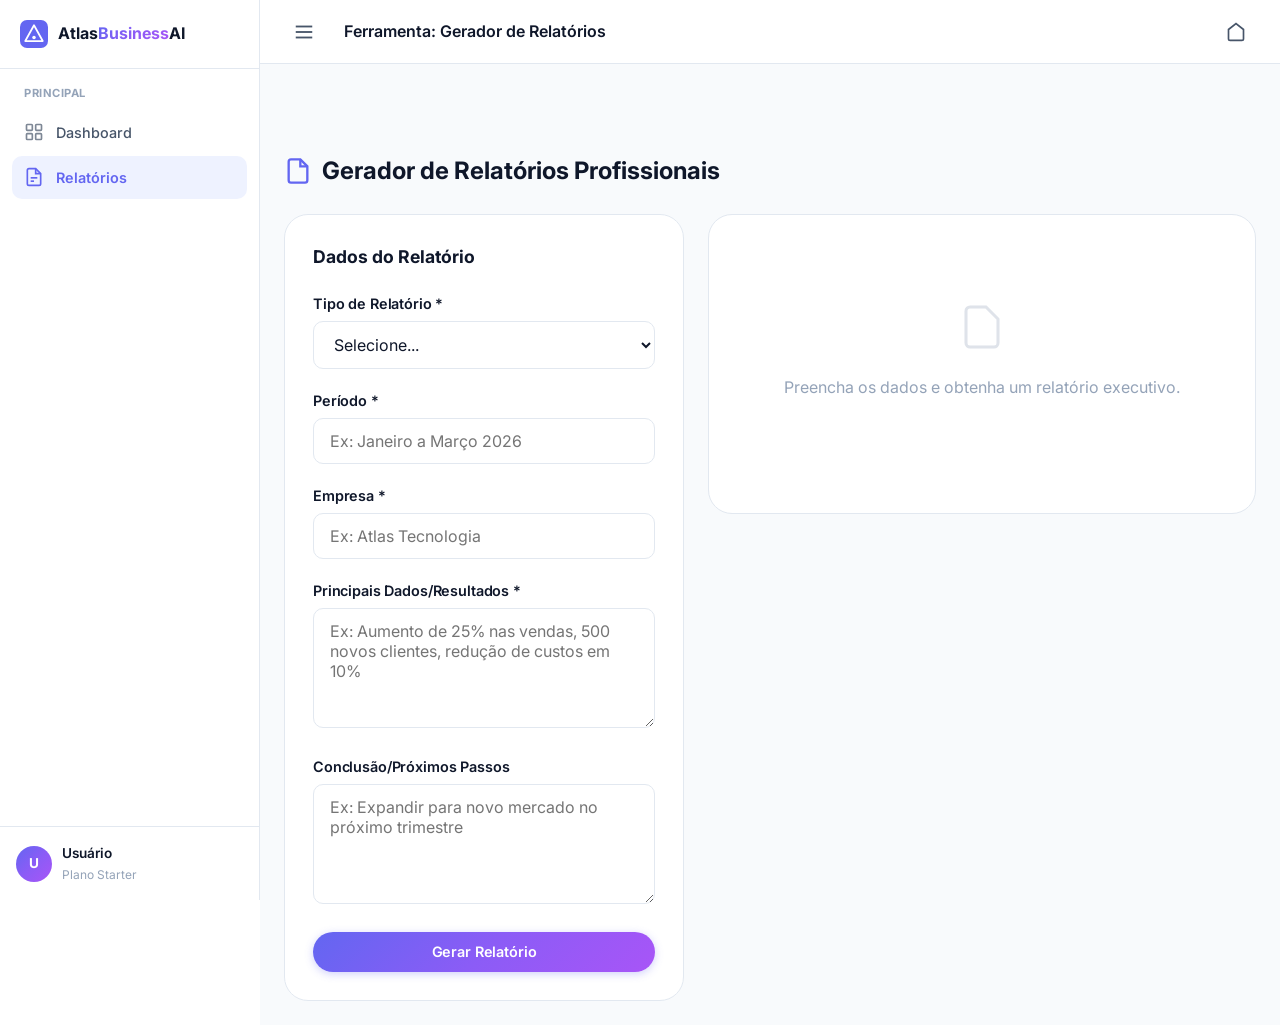
<file: pages/tools/relatorios.html>
<!DOCTYPE html>
<html lang="pt-BR" data-theme="light">
<head>
    <meta charset="UTF-8">
    <meta name="viewport" content="width=device-width, initial-scale=1.0">
    <title>Gerador de Relatórios - Atlas Business AI</title>
    <meta name="description" content="Gere relatórios profissionais com resumo executivo">
    <link rel="preconnect" href="https://fonts.googleapis.com">
    <link rel="preconnect" href="https://fonts.gstatic.com" crossorigin>
    <link href="https://fonts.googleapis.com/css2?family=Inter:wght@300;400;500;600;700;800;900&display=swap" rel="stylesheet">
    <link rel="stylesheet" href="../../assets/css/base.css">
    <link rel="stylesheet" href="../../assets/css/dashboard.css">
    <link rel="stylesheet" href="../../assets/css/tools.css">
</head>
<body>
    <div class="tool-page">
        <div class="menu-overlay" id="menuOverlay"></div>

        <aside class="sidebar" id="sidebar">
            <div class="sidebar-brand">
                <svg width="28" height="28" viewBox="0 0 32 32" fill="none">
                    <rect width="32" height="32" rx="8" fill="url(#logo-grad)"/>
                    <path d="M6 24L16 6L26 24H6Z" stroke="white" stroke-width="2" fill="none" stroke-linejoin="round"/>
                    <circle cx="16" cy="20" r="2" fill="white"/>
                    <defs><linearGradient id="logo-grad" x1="0" y1="0" x2="32" y2="32"><stop offset="0%" stop-color="#6366f1"/><stop offset="100%" stop-color="#8b5cf6"/></linearGradient></defs>
                </svg>
                <span class="logo-text">Atlas<span style="background: var(--color-primary-gradient); -webkit-background-clip: text; -webkit-text-fill-color: transparent;">Business</span>AI</span>
            </div>
            <nav class="sidebar-nav">
                <div class="sidebar-section">
                    <div class="sidebar-section-title">Principal</div>
                    <a href="../dashboard.html" class="sidebar-link">
                        <svg viewBox="0 0 24 24" fill="none" stroke="currentColor" stroke-width="2"><rect x="3" y="3" width="7" height="7" rx="1"/><rect x="14" y="3" width="7" height="7" rx="1"/><rect x="3" y="14" width="7" height="7" rx="1"/><rect x="14" y="14" width="7" height="7" rx="1"/></svg>
                        Dashboard
                    </a>
                    <a href="#" class="sidebar-link active">
                        <svg viewBox="0 0 24 24" fill="none" stroke="currentColor" stroke-width="2"><path d="M14 2H6a2 2 0 0 0-2 2v16a2 2 0 0 0 2 2h12a2 2 0 0 0 2-2V8z"/><polyline points="14 2 14 8 20 8"/><line x1="8" y1="13" x2="16" y2="13"/><line x1="8" y1="17" x2="12" y2="17"/></svg>
                        Relatórios
                    </a>
                </div>
            </nav>
            <div class="sidebar-footer">
                <div class="sidebar-user">
                    <div class="sidebar-avatar" id="sidebarAvatar">U</div>
                    <div class="sidebar-user-info">
                        <div class="sidebar-user-name" id="sidebarUserName">Usuário</div>
                        <div class="sidebar-user-plan">Plano Starter</div>
                    </div>
                </div>
            </div>
        </aside>

        <div class="tool-container">
            <header class="topbar" style="position:fixed; top:0; left:260px; right:0; z-index:90;">
                <button class="topbar-btn" id="mobileMenuBtn" aria-label="Menu">
                    <svg width="22" height="22" viewBox="0 0 24 24" fill="none" stroke="currentColor" stroke-width="2"><line x1="3" y1="12" x2="21" y2="12"/><line x1="3" y1="6" x2="21" y2="6"/><line x1="3" y1="18" x2="21" y2="18"/></svg>
                </button>
                <span style="font-weight:600;">Ferramenta: Gerador de Relatórios</span>
                <div class="topbar-actions" style="margin-left:auto;">
                    <button class="topbar-btn" onclick="Tools.goToDashboard()" title="Voltar ao Dashboard">
                        <svg width="20" height="20" viewBox="0 0 24 24" fill="none" stroke="currentColor" stroke-width="2"><path d="M3 9l9-7 9 7v11a2 2 0 0 1-2 2H5a2 2 0 0 1-2-2z"/></svg>
                    </button>
                </div>
            </header>

            <div class="tool-header" style="margin-top:64px;">
                <h1>
                    <svg width="28" height="28" viewBox="0 0 24 24" fill="none" stroke="currentColor" stroke-width="2" style="color: var(--color-primary);"><path d="M14 2H6a2 2 0 0 0-2 2v16a2 2 0 0 0 2 2h12a2 2 0 0 0 2-2V8z"/><polyline points="14 2 14 8 20 8"/></svg>
                    Gerador de Relatórios Profissionais
                </h1>
            </div>

            <div class="tool-layout">
                <div class="tool-form-card">
                    <h2 style="font-size:1.1rem;font-weight:700;margin-bottom:20px;">Dados do Relatório</h2>
                    <form id="relatorioForm" novalidate>
                        <div class="form-group">
                            <label for="tipo" class="form-label">Tipo de Relatório *</label>
                            <select id="tipo" required>
                                <option value="">Selecione...</option>
                                <option value="vendas">Relatório de Vendas</option>
                                <option value="projeto">Relatório de Projeto</option>
                                <option value="financeiro">Relatório Financeiro</option>
                                <option value="marketing">Relatório de Marketing</option>
                            </select>
                        </div>
                        <div class="form-group">
                            <label for="periodo" class="form-label">Período *</label>
                            <input type="text" id="periodo" placeholder="Ex: Janeiro a Março 2026" required>
                        </div>
                        <div class="form-group">
                            <label for="empresa" class="form-label">Empresa *</label>
                            <input type="text" id="empresa" placeholder="Ex: Atlas Tecnologia" required>
                        </div>
                        <div class="form-group">
                            <label for="dados" class="form-label">Principais Dados/Resultados *</label>
                            <textarea id="dados" placeholder="Ex: Aumento de 25% nas vendas, 500 novos clientes, redução de custos em 10%" required></textarea>
                        </div>
                        <div class="form-group">
                            <label for="conclusao" class="form-label">Conclusão/Próximos Passos</label>
                            <textarea id="conclusao" placeholder="Ex: Expandir para novo mercado no próximo trimestre"></textarea>
                        </div>
                        <button type="submit" class="btn btn-primary btn-block" id="gerarBtn">Gerar Relatório</button>
                    </form>
                </div>

                <div class="tool-result-card" id="resultCard">
                    <div class="tool-empty" id="emptyState">
                        <svg width="48" height="48" viewBox="0 0 24 24" fill="none" stroke="currentColor" stroke-width="1.5"><path d="M14 2H6a2 2 0 0 0-2 2v16a2 2 0 0 0 2 2h12a2 2 0 0 0 2-2V8z"/></svg>
                        <p>Preencha os dados e obtenha um relatório executivo.</p>
                    </div>
                    <div class="tool-result-content" id="resultContent" style="display:none;"></div>
                    <div class="tool-result-actions" id="resultActions" style="display:none;">
                        <button class="btn btn-outline btn-sm" onclick="copiarResultado()">Copiar</button>
                        <button class="btn btn-outline btn-sm" onclick="baixarTXT()">Baixar TXT</button>
                        <button class="btn btn-outline btn-sm" onclick="novoRelatorio()">Novo Relatório</button>
                    </div>
                </div>
            </div>
        </div>
    </div>

    <script src="../../assets/js/tools.js"></script>
    <script>
        Tools.init();
        let resultadoGerado = '';

        document.getElementById('relatorioForm').addEventListener('submit', function(e) {
            e.preventDefault();
            const tipo = document.getElementById('tipo').value;
            const periodo = document.getElementById('periodo').value.trim();
            const empresa = document.getElementById('empresa').value.trim();
            const dados = document.getElementById('dados').value.trim();
            const conclusao = document.getElementById('conclusao').value.trim();

            if (!tipo || !periodo || !empresa || !dados) {
                Tools.showToast('Preencha todos os campos obrigatórios.', 'error');
                return;
            }

            const stopLoading = Tools.showLoading(document.getElementById('gerarBtn'));

            setTimeout(() => {
                const dataAtual = new Date().toLocaleDateString('pt-BR');
                resultadoGerado = `RELATÓRIO DE ${tipo.toUpperCase()}\n\nEmpresa: ${empresa}\nPeríodo: ${periodo}\nData: ${dataAtual}\n\nRESUMO EXECUTIVO:\n${dados}\n\n${conclusao ? 'CONCLUSÃO E PRÓXIMOS PASSOS:\n' + conclusao + '\n\n' : ''}Gerado por Atlas Business AI`;

                document.getElementById('emptyState').style.display = 'none';
                document.getElementById('resultContent').style.display = 'block';
                document.getElementById('resultContent').textContent = resultadoGerado;
                document.getElementById('resultActions').style.display = 'flex';

                stopLoading();
                Tools.showToast('Relatório gerado!', 'success');
            }, 800);
        });

        function copiarResultado() { if (resultadoGerado) Tools.copyToClipboard(resultadoGerado); }
        function baixarTXT() { if (resultadoGerado) Tools.downloadFile(resultadoGerado, 'relatorio.txt'); }
        function novoRelatorio() {
            document.getElementById('relatorioForm').reset();
            document.getElementById('emptyState').style.display = 'block';
            document.getElementById('resultContent').style.display = 'none';
            document.getElementById('resultActions').style.display = 'none';
            resultadoGerado = '';
        }
    </script>
</body>
</html>
</file>
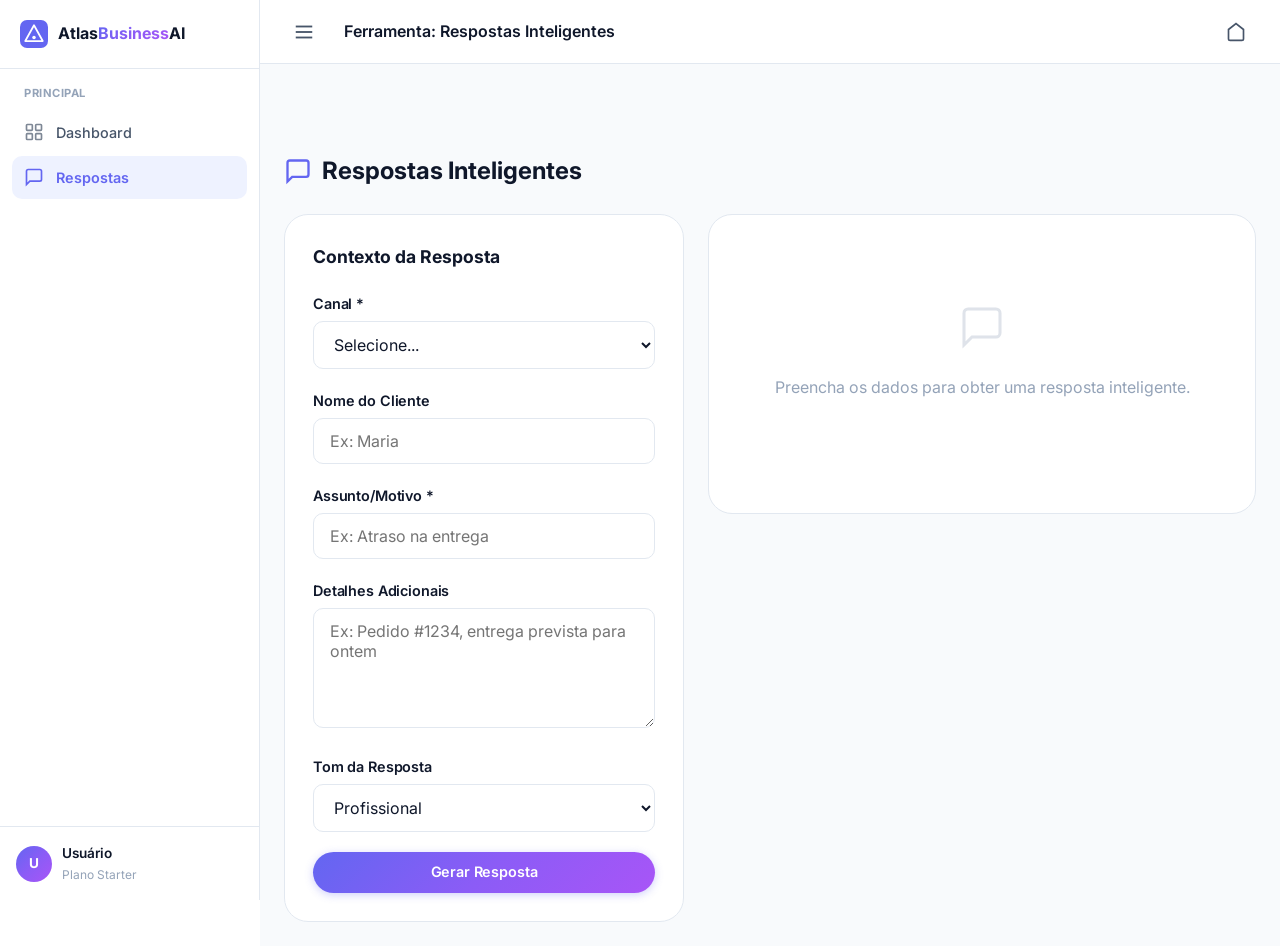
<file: pages/tools/respostas.html>
<!DOCTYPE html>
<html lang="pt-BR" data-theme="light">
<head>
    <meta charset="UTF-8">
    <meta name="viewport" content="width=device-width, initial-scale=1.0">
    <title>Respostas Inteligentes - Atlas Business AI</title>
    <meta name="description" content="Responda clientes via WhatsApp, e-mail, chat, suporte e cobrança">
    <link rel="preconnect" href="https://fonts.googleapis.com">
    <link rel="preconnect" href="https://fonts.gstatic.com" crossorigin>
    <link href="https://fonts.googleapis.com/css2?family=Inter:wght@300;400;500;600;700;800;900&display=swap" rel="stylesheet">
    <link rel="stylesheet" href="../../assets/css/base.css">
    <link rel="stylesheet" href="../../assets/css/dashboard.css">
    <link rel="stylesheet" href="../../assets/css/tools.css">
</head>
<body>
    <div class="tool-page">
        <div class="menu-overlay" id="menuOverlay"></div>

        <aside class="sidebar" id="sidebar">
            <div class="sidebar-brand">
                <svg width="28" height="28" viewBox="0 0 32 32" fill="none">
                    <rect width="32" height="32" rx="8" fill="url(#logo-grad)"/>
                    <path d="M6 24L16 6L26 24H6Z" stroke="white" stroke-width="2" fill="none" stroke-linejoin="round"/>
                    <circle cx="16" cy="20" r="2" fill="white"/>
                    <defs><linearGradient id="logo-grad" x1="0" y1="0" x2="32" y2="32"><stop offset="0%" stop-color="#6366f1"/><stop offset="100%" stop-color="#8b5cf6"/></linearGradient></defs>
                </svg>
                <span class="logo-text">Atlas<span style="background: var(--color-primary-gradient); -webkit-background-clip: text; -webkit-text-fill-color: transparent;">Business</span>AI</span>
            </div>
            <nav class="sidebar-nav">
                <div class="sidebar-section">
                    <div class="sidebar-section-title">Principal</div>
                    <a href="../dashboard.html" class="sidebar-link">
                        <svg viewBox="0 0 24 24" fill="none" stroke="currentColor" stroke-width="2"><rect x="3" y="3" width="7" height="7" rx="1"/><rect x="14" y="3" width="7" height="7" rx="1"/><rect x="3" y="14" width="7" height="7" rx="1"/><rect x="14" y="14" width="7" height="7" rx="1"/></svg>
                        Dashboard
                    </a>
                    <a href="#" class="sidebar-link active">
                        <svg viewBox="0 0 24 24" fill="none" stroke="currentColor" stroke-width="2"><path d="M21 15a2 2 0 0 1-2 2H7l-4 4V5a2 2 0 0 1 2-2h14a2 2 0 0 1 2 2z"/></svg>
                        Respostas
                    </a>
                </div>
            </nav>
            <div class="sidebar-footer">
                <div class="sidebar-user">
                    <div class="sidebar-avatar" id="sidebarAvatar">U</div>
                    <div class="sidebar-user-info">
                        <div class="sidebar-user-name" id="sidebarUserName">Usuário</div>
                        <div class="sidebar-user-plan">Plano Starter</div>
                    </div>
                </div>
            </div>
        </aside>

        <div class="tool-container">
            <header class="topbar" style="position:fixed; top:0; left:260px; right:0; z-index:90;">
                <button class="topbar-btn" id="mobileMenuBtn" aria-label="Menu">
                    <svg width="22" height="22" viewBox="0 0 24 24" fill="none" stroke="currentColor" stroke-width="2"><line x1="3" y1="12" x2="21" y2="12"/><line x1="3" y1="6" x2="21" y2="6"/><line x1="3" y1="18" x2="21" y2="18"/></svg>
                </button>
                <span style="font-weight:600;">Ferramenta: Respostas Inteligentes</span>
                <div class="topbar-actions" style="margin-left:auto;">
                    <button class="topbar-btn" onclick="Tools.goToDashboard()" title="Voltar ao Dashboard">
                        <svg width="20" height="20" viewBox="0 0 24 24" fill="none" stroke="currentColor" stroke-width="2"><path d="M3 9l9-7 9 7v11a2 2 0 0 1-2 2H5a2 2 0 0 1-2-2z"/></svg>
                    </button>
                </div>
            </header>

            <div class="tool-header" style="margin-top:64px;">
                <h1>
                    <svg width="28" height="28" viewBox="0 0 24 24" fill="none" stroke="currentColor" stroke-width="2" style="color: var(--color-primary);"><path d="M21 15a2 2 0 0 1-2 2H7l-4 4V5a2 2 0 0 1 2-2h14a2 2 0 0 1 2 2z"/></svg>
                    Respostas Inteligentes
                </h1>
            </div>

            <div class="tool-layout">
                <div class="tool-form-card">
                    <h2 style="font-size:1.1rem;font-weight:700;margin-bottom:20px;">Contexto da Resposta</h2>
                    <form id="respostaForm" novalidate>
                        <div class="form-group">
                            <label for="canal" class="form-label">Canal *</label>
                            <select id="canal" required>
                                <option value="">Selecione...</option>
                                <option value="whatsapp">WhatsApp</option>
                                <option value="email">E-mail</option>
                                <option value="chat">Chat</option>
                                <option value="suporte">Suporte</option>
                                <option value="cobranca">Cobrança</option>
                            </select>
                        </div>
                        <div class="form-group">
                            <label for="cliente" class="form-label">Nome do Cliente</label>
                            <input type="text" id="cliente" placeholder="Ex: Maria">
                        </div>
                        <div class="form-group">
                            <label for="assunto" class="form-label">Assunto/Motivo *</label>
                            <input type="text" id="assunto" placeholder="Ex: Atraso na entrega" required>
                        </div>
                        <div class="form-group">
                            <label for="detalhes" class="form-label">Detalhes Adicionais</label>
                            <textarea id="detalhes" placeholder="Ex: Pedido #1234, entrega prevista para ontem"></textarea>
                        </div>
                        <div class="form-group">
                            <label for="tom" class="form-label">Tom da Resposta</label>
                            <select id="tom">
                                <option value="profissional">Profissional</option>
                                <option value="amigavel">Amigável</option>
                                <option value="formal">Formal</option>
                            </select>
                        </div>
                        <button type="submit" class="btn btn-primary btn-block" id="gerarBtn">Gerar Resposta</button>
                    </form>
                </div>

                <div class="tool-result-card" id="resultCard">
                    <div class="tool-empty" id="emptyState">
                        <svg width="48" height="48" viewBox="0 0 24 24" fill="none" stroke="currentColor" stroke-width="1.5"><path d="M21 15a2 2 0 0 1-2 2H7l-4 4V5a2 2 0 0 1 2-2h14a2 2 0 0 1 2 2z"/></svg>
                        <p>Preencha os dados para obter uma resposta inteligente.</p>
                    </div>
                    <div class="tool-result-content" id="resultContent" style="display:none;"></div>
                    <div class="tool-result-actions" id="resultActions" style="display:none;">
                        <button class="btn btn-outline btn-sm" onclick="copiarResultado()">Copiar</button>
                        <button class="btn btn-outline btn-sm" onclick="baixarTXT()">Baixar TXT</button>
                        <button class="btn btn-outline btn-sm" onclick="novaResposta()">Nova Resposta</button>
                    </div>
                </div>
            </div>
        </div>
    </div>

    <script src="../../assets/js/tools.js"></script>
    <script>
        Tools.init();

        let resultadoGerado = '';

        document.getElementById('respostaForm').addEventListener('submit', function(e) {
            e.preventDefault();

            const canal = document.getElementById('canal').value;
            const cliente = document.getElementById('cliente').value.trim() || 'Cliente';
            const assunto = document.getElementById('assunto').value.trim();
            const detalhes = document.getElementById('detalhes').value.trim();
            const tom = document.getElementById('tom').value;

            if (!canal || !assunto) {
                Tools.showToast('Selecione o canal e informe o assunto.', 'error');
                return;
            }

            const stopLoading = Tools.showLoading(document.getElementById('gerarBtn'));

            setTimeout(() => {
                let texto = '';
                const saudacao = tom === 'formal' ? 'Prezado(a)' : (tom === 'amigavel' ? 'Olá' : 'Prezado(a)');

                if (canal === 'whatsapp') {
                    texto = `📱 RESPOSTA WHATSAPP\n\n`;
                    texto += `${saudacao} ${cliente}!\n\n`;
                    texto += `Sobre "${assunto}", ${detalhes ? detalhes : 'estamos verificando.'}\n`;
                    texto += tom === 'amigavel' ? '😉 Já estamos resolvendo! Qualquer dúvida, é só chamar.' : 'Em breve retornaremos com uma solução.';
                } else if (canal === 'email') {
                    texto = `📧 RESPOSTA POR E-MAIL\n\n`;
                    texto += `Assunto: ${assunto}\n\n`;
                    texto += `${saudacao} ${cliente},\n\n`;
                    texto += `Recebemos sua solicitação sobre "${assunto}".\n`;
                    texto += detalhes ? `Detalhes: ${detalhes}\n\n` : '\n';
                    texto += `Nossa equipe já está cuidando disso e entraremos em contato em breve.\n\n`;
                    texto += `Atenciosamente,\nEquipe Atlas`;
                } else if (canal === 'chat') {
                    texto = `💬 RESPOSTA CHAT\n\n`;
                    texto += `${saudacao} ${cliente}! 😊\n\n`;
                    texto += `Entendi que precisa de ajuda com "${assunto}".\n`;
                    texto += `Vou verificar rapidamente e já te retorno. Aguarde um instante!`;
                } else if (canal === 'suporte') {
                    texto = `🎫 RESPOSTA SUPORTE\n\n`;
                    texto += `Olá ${cliente},\n\n`;
                    texto += `Recebemos seu chamado sobre "${assunto}".\n`;
                    texto += detalhes ? `Descrição: ${detalhes}\n` : '';
                    texto += `Protocolo: #${Math.floor(Math.random()*10000)}\n\n`;
                    texto += `Nossa equipe de suporte analisará e responderá em até 24h úteis.\nObrigado pela paciência!`;
                } else if (canal === 'cobranca') {
                    texto = `💰 RESPOSTA COBRANÇA\n\n`;
                    texto += `${saudacao} ${cliente},\n\n`;
                    texto += `Verificamos que há uma pendência referente a "${assunto}".\n`;
                    texto += detalhes ? `Detalhes: ${detalhes}\n` : '';
                    texto += `Pedimos a gentileza de regularizar o mais breve possível.\n`;
                    texto += `Caso já tenha efetuado o pagamento, desconsidere esta mensagem.\n\n`;
                    texto += `Estamos à disposição para negociação.\nObrigado.`;
                }

                resultadoGerado = texto;

                document.getElementById('emptyState').style.display = 'none';
                document.getElementById('resultContent').style.display = 'block';
                document.getElementById('resultContent').textContent = resultadoGerado;
                document.getElementById('resultActions').style.display = 'flex';

                stopLoading();
                Tools.showToast('Resposta gerada!', 'success');
            }, 1000);
        });

        function copiarResultado() { if (resultadoGerado) Tools.copyToClipboard(resultadoGerado); }
        function baixarTXT() { if (resultadoGerado) Tools.downloadFile(resultadoGerado, 'resposta.txt'); }
        function novaResposta() {
            document.getElementById('respostaForm').reset();
            document.getElementById('emptyState').style.display = 'block';
            document.getElementById('resultContent').style.display = 'none';
            document.getElementById('resultActions').style.display = 'none';
            resultadoGerado = '';
        }
    </script>
</body>
</html>
</file>
<file: assets/css/style.css>
/* ============================================================
   ATLAS BUSINESS AI - STYLESHEET PRINCIPAL
   Design System, Variáveis, Reset, Componentes e Landing Page
   ============================================================ */

/* --- Variáveis CSS (Design Tokens) --- */
:root {
    /* Cores - Modo Claro */
    --color-bg: #ffffff;
    --color-bg-secondary: #f8fafc;
    --color-bg-tertiary: #f1f5f9;
    --color-surface: #ffffff;
    --color-surface-hover: #f8fafc;
    --color-border: #e2e8f0;
    --color-border-light: #f1f5f9;
    --color-text: #0f172a;
    --color-text-secondary: #475569;
    --color-text-tertiary: #94a3b8;
    --color-primary: #6366f1;
    --color-primary-hover: #4f46e5;
    --color-primary-light: #eef2ff;
    --color-primary-gradient: linear-gradient(135deg, #6366f1 0%, #8b5cf6 50%, #a855f7 100%);
    --color-success: #10b981;
    --color-warning: #f59e0b;
    --color-error: #ef4444;
    --color-info: #3b82f6;
    --shadow-sm: 0 1px 2px rgba(0, 0, 0, 0.05);
    --shadow-md: 0 4px 6px -1px rgba(0, 0, 0, 0.07), 0 2px 4px -2px rgba(0, 0, 0, 0.05);
    --shadow-lg: 0 10px 25px -5px rgba(0, 0, 0, 0.08), 0 8px 10px -6px rgba(0, 0, 0, 0.05);
    --shadow-xl: 0 20px 50px -12px rgba(0, 0, 0, 0.12);
    --radius-sm: 6px;
    --radius-md: 10px;
    --radius-lg: 16px;
    --radius-xl: 24px;
    --radius-full: 9999px;
    --font-sans: 'Inter', -apple-system, BlinkMacSystemFont, 'Segoe UI', Roboto, sans-serif;
    --font-mono: 'SF Mono', 'Fira Code', 'Fira Mono', monospace;
    --transition-fast: 150ms cubic-bezier(0.4, 0, 0.2, 1);
    --transition-base: 250ms cubic-bezier(0.4, 0, 0.2, 1);
    --transition-slow: 400ms cubic-bezier(0.4, 0, 0.2, 1);
    --max-width: 1200px;
}

/* --- Modo Escuro --- */
[data-theme="dark"] {
    --color-bg: #0a0f1e;
    --color-bg-secondary: #0f172a;
    --color-bg-tertiary: #1e293b;
    --color-surface: #1a1f2e;
    --color-surface-hover: #1e293b;
    --color-border: #1e293b;
    --color-border-light: #263348;
    --color-text: #f1f5f9;
    --color-text-secondary: #94a3b8;
    --color-text-tertiary: #64748b;
    --color-primary-light: #1e1b4b;
    --shadow-sm: 0 1px 2px rgba(0, 0, 0, 0.3);
    --shadow-md: 0 4px 6px -1px rgba(0, 0, 0, 0.4), 0 2px 4px -2px rgba(0, 0, 0, 0.3);
    --shadow-lg: 0 10px 25px -5px rgba(0, 0, 0, 0.5), 0 8px 10px -6px rgba(0, 0, 0, 0.4);
    --shadow-xl: 0 20px 50px -12px rgba(0, 0, 0, 0.6);
}

/* --- Reset e Estilos Base --- */
*,
*::before,
*::after {
    margin: 0;
    padding: 0;
    box-sizing: border-box;
}

html {
    scroll-behavior: smooth;
    font-size: 16px;
    -webkit-font-smoothing: antialiased;
    -moz-osx-font-smoothing: grayscale;
    text-rendering: optimizeLegibility;
}

body {
    font-family: var(--font-sans);
    background-color: var(--color-bg);
    color: var(--color-text);
    line-height: 1.6;
    transition: background-color var(--transition-base), color var(--transition-base);
    overflow-x: hidden;
}

a {
    color: inherit;
    text-decoration: none;
}

img {
    max-width: 100%;
    height: auto;
    display: block;
}

ul {
    list-style: none;
}

button {
    cursor: pointer;
    border: none;
    background: none;
    font-family: inherit;
    font-size: inherit;
}

/* --- Container --- */
.container {
    width: 100%;
    max-width: var(--max-width);
    margin: 0 auto;
    padding: 0 24px;
}

/* --- Navbar --- */
.navbar {
    position: fixed;
    top: 0;
    left: 0;
    right: 0;
    z-index: 1000;
    background: rgba(255, 255, 255, 0.8);
    backdrop-filter: blur(20px);
    -webkit-backdrop-filter: blur(20px);
    border-bottom: 1px solid var(--color-border);
    transition: all var(--transition-base);
}

[data-theme="dark"] .navbar {
    background: rgba(10, 15, 30, 0.85);
}

.navbar.scrolled {
    box-shadow: var(--shadow-md);
}

.navbar-container {
    display: flex;
    align-items: center;
    justify-content: space-between;
    height: 68px;
}

.logo {
    display: flex;
    align-items: center;
    gap: 10px;
    font-weight: 700;
    font-size: 1.15rem;
    color: var(--color-text);
    transition: opacity var(--transition-fast);
}

.logo:hover {
    opacity: 0.8;
}

.logo-text {
    letter-spacing: -0.02em;
}

.logo-highlight {
    background: var(--color-primary-gradient);
    -webkit-background-clip: text;
    -webkit-text-fill-color: transparent;
    background-clip: text;
}

.nav-links {
    display: flex;
    align-items: center;
    gap: 8px;
}

.nav-link {
    padding: 8px 14px;
    border-radius: var(--radius-full);
    font-size: 0.9rem;
    font-weight: 500;
    color: var(--color-text-secondary);
    transition: all var(--transition-fast);
}

.nav-link:hover {
    color: var(--color-text);
    background: var(--color-bg-tertiary);
}

.nav-actions {
    display: flex;
    align-items: center;
    gap: 10px;
}

.theme-toggle {
    width: 40px;
    height: 40px;
    display: flex;
    align-items: center;
    justify-content: center;
    border-radius: var(--radius-full);
    color: var(--color-text-secondary);
    transition: all var(--transition-fast);
}

.theme-toggle:hover {
    background: var(--color-bg-tertiary);
    color: var(--color-text);
}

.sun-icon,
.moon-icon {
    transition: all var(--transition-base);
}

[data-theme="dark"] .sun-icon {
    display: none;
}

[data-theme="light"] .moon-icon {
    display: none;
}

.mobile-menu-btn {
    display: none;
    flex-direction: column;
    gap: 5px;
    width: 36px;
    height: 36px;
    justify-content: center;
    align-items: center;
    border-radius: var(--radius-sm);
    padding: 6px;
}

.mobile-menu-btn span {
    display: block;
    width: 22px;
    height: 2px;
    background: var(--color-text);
    border-radius: 2px;
    transition: all var(--transition-fast);
}

/* --- Botões --- */
.btn {
    display: inline-flex;
    align-items: center;
    justify-content: center;
    gap: 8px;
    padding: 10px 20px;
    font-size: 0.9rem;
    font-weight: 600;
    border-radius: var(--radius-full);
    transition: all var(--transition-fast);
    letter-spacing: -0.01em;
    white-space: nowrap;
}

.btn-primary {
    background: var(--color-primary-gradient);
    color: #ffffff;
    box-shadow: 0 2px 8px rgba(99, 102, 241, 0.3);
}

.btn-primary:hover {
    transform: translateY(-1px);
    box-shadow: 0 6px 20px rgba(99, 102, 241, 0.4);
    filter: brightness(1.05);
}

.btn-ghost {
    color: var(--color-text-secondary);
}

.btn-ghost:hover {
    color: var(--color-text);
    background: var(--color-bg-tertiary);
}

.btn-outline {
    border: 1.5px solid var(--color-border);
    color: var(--color-text);
}

.btn-outline:hover {
    border-color: var(--color-primary);
    color: var(--color-primary);
    background: var(--color-primary-light);
}

.btn-lg {
    padding: 14px 28px;
    font-size: 1rem;
}

.btn-block {
    width: 100%;
}

/* --- Hero Section --- */
.hero {
    position: relative;
    min-height: 100vh;
    display: flex;
    align-items: center;
    padding: 120px 0 80px;
    overflow: hidden;
}

.hero-container {
    display: grid;
    grid-template-columns: 1fr 1fr;
    gap: 60px;
    align-items: center;
}

.hero-content {
    max-width: 580px;
}

.hero-badge {
    display: inline-flex;
    align-items: center;
    gap: 8px;
    padding: 6px 16px;
    background: var(--color-bg-tertiary);
    border-radius: var(--radius-full);
    font-size: 0.85rem;
    font-weight: 500;
    color: var(--color-text-secondary);
    margin-bottom: 24px;
    animation: fadeInUp 0.6s ease-out;
}

.badge-dot {
    width: 8px;
    height: 8px;
    border-radius: 50%;
    background: var(--color-primary);
    animation: pulse 2s infinite;
}

.hero-title {
    font-size: 3.2rem;
    font-weight: 800;
    line-height: 1.15;
    letter-spacing: -0.03em;
    margin-bottom: 20px;
    animation: fadeInUp 0.6s ease-out 0.1s both;
}

.gradient-text {
    background: var(--color-primary-gradient);
    -webkit-background-clip: text;
    -webkit-text-fill-color: transparent;
    background-clip: text;
}

.hero-subtitle {
    font-size: 1.15rem;
    color: var(--color-text-secondary);
    line-height: 1.7;
    margin-bottom: 32px;
    animation: fadeInUp 0.6s ease-out 0.2s both;
}

.hero-cta {
    display: flex;
    gap: 14px;
    margin-bottom: 48px;
    animation: fadeInUp 0.6s ease-out 0.3s both;
}

.hero-stats {
    display: flex;
    gap: 40px;
    animation: fadeInUp 0.6s ease-out 0.4s both;
}

.stat {
    display: flex;
    flex-direction: column;
}

.stat-number {
    font-size: 1.8rem;
    font-weight: 800;
    letter-spacing: -0.02em;
    color: var(--color-primary);
}

.stat-label {
    font-size: 0.85rem;
    color: var(--color-text-tertiary);
    margin-top: 2px;
}

.hero-image {
    position: relative;
    animation: fadeInRight 0.8s ease-out 0.3s both;
}

.dashboard-preview {
    background: var(--color-surface);
    border-radius: var(--radius-lg);
    box-shadow: var(--shadow-xl);
    border: 1px solid var(--color-border);
    overflow: hidden;
    position: relative;
    z-index: 2;
}

.preview-header {
    display: flex;
    align-items: center;
    gap: 10px;
    padding: 12px 16px;
    background: var(--color-bg-secondary);
    border-bottom: 1px solid var(--color-border);
}

.preview-dots {
    display: flex;
    gap: 6px;
}

.preview-dots .dot {
    width: 10px;
    height: 10px;
    border-radius: 50%;
}

.dot.red { background: #ef4444; }
.dot.yellow { background: #f59e0b; }
.dot.green { background: #10b981; }

.preview-title {
    font-size: 0.75rem;
    color: var(--color-text-tertiary);
    font-weight: 500;
}

.preview-content {
    display: flex;
    height: 340px;
}

.preview-sidebar {
    width: 60px;
    background: var(--color-bg-secondary);
    padding: 16px 12px;
    display: flex;
    flex-direction: column;
    gap: 10px;
    border-right: 1px solid var(--color-border);
}

.preview-menu-item {
    height: 8px;
    border-radius: 4px;
    background: var(--color-border);
}

.preview-menu-item.active {
    background: var(--color-primary);
    width: 70%;
}

.preview-main {
    flex: 1;
    padding: 20px;
    display: flex;
    flex-direction: column;
    gap: 16px;
}

.preview-card {
    background: var(--color-bg-tertiary);
    border-radius: var(--radius-md);
    padding: 16px;
}

.preview-card-header {
    height: 8px;
    width: 40%;
    background: var(--color-border);
    border-radius: 4px;
    margin-bottom: 12px;
}

.preview-line {
    height: 6px;
    background: var(--color-border);
    border-radius: 3px;
    margin-bottom: 8px;
}

.preview-line.short { width: 60%; }
.preview-line.medium { width: 45%; }
.preview-line.long { width: 80%; }

.preview-grid {
    display: grid;
    grid-template-columns: repeat(3, 1fr);
    gap: 12px;
}

.preview-mini-card {
    height: 70px;
    background: var(--color-bg-tertiary);
    border-radius: var(--radius-md);
}

.hero-glow {
    position: absolute;
    width: 500px;
    height: 500px;
    background: radial-gradient(circle, rgba(99, 102, 241, 0.15) 0%, transparent 70%);
    border-radius: 50%;
    top: -100px;
    right: -150px;
    z-index: 1;
    pointer-events: none;
}

.hero-bg-shapes .shape {
    position: absolute;
    border-radius: 50%;
    pointer-events: none;
    opacity: 0.4;
}

.shape-1 {
    width: 300px;
    height: 300px;
    background: radial-gradient(circle, rgba(139, 92, 246, 0.1) 0%, transparent 70%);
    bottom: -50px;
    left: -100px;
}

.shape-2 {
    width: 200px;
    height: 200px;
    background: radial-gradient(circle, rgba(99, 102, 241, 0.12) 0%, transparent 70%);
    top: 20%;
    right: 10%;
}

.shape-3 {
    width: 150px;
    height: 150px;
    background: radial-gradient(circle, rgba(168, 85, 247, 0.1) 0%, transparent 70%);
    bottom: 20%;
    left: 40%;
}

/* --- Benefícios --- */
.benefits {
    padding: 100px 0;
    background: var(--color-bg-secondary);
}

.section-header {
    text-align: center;
    margin-bottom: 60px;
}

.section-tag {
    display: inline-block;
    padding: 6px 16px;
    background: var(--color-primary-light);
    color: var(--color-primary);
    border-radius: var(--radius-full);
    font-size: 0.85rem;
    font-weight: 600;
    margin-bottom: 16px;
}

.section-title {
    font-size: 2.5rem;
    font-weight: 800;
    letter-spacing: -0.03em;
    line-height: 1.2;
    margin-bottom: 16px;
}

.section-description {
    font-size: 1.1rem;
    color: var(--color-text-secondary);
    max-width: 600px;
    margin: 0 auto;
}

.benefits-grid {
    display: grid;
    grid-template-columns: repeat(4, 1fr);
    gap: 24px;
}

.benefit-card {
    background: var(--color-surface);
    border: 1px solid var(--color-border);
    border-radius: var(--radius-lg);
    padding: 32px 24px;
    transition: all var(--transition-base);
}

.benefit-card:hover {
    transform: translateY(-4px);
    box-shadow: var(--shadow-lg);
    border-color: var(--color-primary);
}

.benefit-icon {
    width: 56px;
    height: 56px;
    display: flex;
    align-items: center;
    justify-content: center;
    background: var(--color-primary-light);
    border-radius: var(--radius-md);
    margin-bottom: 20px;
    color: var(--color-primary);
}

.benefit-title {
    font-size: 1.15rem;
    font-weight: 700;
    margin-bottom: 8px;
    letter-spacing: -0.01em;
}

.benefit-description {
    font-size: 0.9rem;
    color: var(--color-text-secondary);
    line-height: 1.6;
}

/* --- Como Funciona --- */
.how-it-works {
    padding: 100px 0;
}

.steps-container {
    max-width: 700px;
    margin: 0 auto;
}

.step {
    display: flex;
    align-items: center;
    gap: 24px;
    padding: 28px;
    background: var(--color-surface);
    border: 1px solid var(--color-border);
    border-radius: var(--radius-lg);
    margin-bottom: 16px;
    transition: all var(--transition-base);
    position: relative;
}

.step:hover {
    border-color: var(--color-primary);
    box-shadow: var(--shadow-md);
}

.step-number {
    font-size: 2rem;
    font-weight: 900;
    letter-spacing: -0.03em;
    color: var(--color-primary);
    opacity: 0.3;
    min-width: 60px;
}

.step-content {
    flex: 1;
}

.step-title {
    font-size: 1.1rem;
    font-weight: 700;
    margin-bottom: 4px;
}

.step-description {
    font-size: 0.9rem;
    color: var(--color-text-secondary);
}

.step-icon {
    color: var(--color-primary);
    opacity: 0.7;
}

.step-connector {
    width: 2px;
    height: 20px;
    background: var(--color-border);
    margin: 0 auto;
    margin-left: 54px;
}

/* --- Ferramentas --- */
.tools {
    padding: 100px 0;
    background: var(--color-bg-secondary);
}

.tools-grid {
    display: grid;
    grid-template-columns: repeat(5, 1fr);
    gap: 16px;
}

.tool-card {
    background: var(--color-surface);
    border: 1px solid var(--color-border);
    border-radius: var(--radius-lg);
    padding: 24px;
    transition: all var(--transition-base);
    display: flex;
    flex-direction: column;
}

.tool-card:hover {
    transform: translateY(-3px);
    box-shadow: var(--shadow-lg);
    border-color: var(--color-primary);
}

.tool-card-icon {
    width: 44px;
    height: 44px;
    display: flex;
    align-items: center;
    justify-content: center;
    background: var(--color-primary-light);
    border-radius: var(--radius-md);
    margin-bottom: 16px;
    color: var(--color-primary);
}

.tool-card-title {
    font-size: 1rem;
    font-weight: 700;
    margin-bottom: 6px;
    letter-spacing: -0.01em;
}

.tool-card-description {
    font-size: 0.82rem;
    color: var(--color-text-secondary);
    line-height: 1.5;
    flex: 1;
    margin-bottom: 16px;
}

.tool-card-link {
    font-size: 0.85rem;
    font-weight: 600;
    color: var(--color-primary);
    display: flex;
    align-items: center;
    gap: 4px;
    transition: gap var(--transition-fast);
}

.tool-card-link:hover {
    gap: 8px;
}

/* --- Planos --- */
.pricing {
    padding: 100px 0;
}

.pricing-grid {
    display: grid;
    grid-template-columns: repeat(3, 1fr);
    gap: 24px;
    align-items: start;
}

.pricing-card {
    background: var(--color-surface);
    border: 1px solid var(--color-border);
    border-radius: var(--radius-xl);
    padding: 36px;
    position: relative;
    transition: all var(--transition-base);
}

.pricing-card.popular {
    border-color: var(--color-primary);
    box-shadow: var(--shadow-xl);
    transform: scale(1.03);
}

.pricing-card:hover {
    box-shadow: var(--shadow-lg);
}

.pricing-badge {
    position: absolute;
    top: -14px;
    left: 50%;
    transform: translateX(-50%);
    background: var(--color-primary-gradient);
    color: white;
    padding: 6px 20px;
    border-radius: var(--radius-full);
    font-size: 0.8rem;
    font-weight: 600;
}

.pricing-header {
    margin-bottom: 24px;
}

.pricing-name {
    font-size: 1.3rem;
    font-weight: 700;
    margin-bottom: 6px;
}

.pricing-description {
    font-size: 0.9rem;
    color: var(--color-text-secondary);
    margin-bottom: 16px;
}

.pricing-price {
    display: flex;
    align-items: baseline;
    gap: 2px;
}

.pricing-price .currency {
    font-size: 1.2rem;
    font-weight: 600;
    color: var(--color-text-secondary);
}

.pricing-price .amount {
    font-size: 3rem;
    font-weight: 900;
    letter-spacing: -0.03em;
    line-height: 1;
}

.pricing-price .period {
    font-size: 0.9rem;
    color: var(--color-text-tertiary);
}

.pricing-features {
    margin-bottom: 28px;
}

.pricing-features li {
    display: flex;
    align-items: center;
    gap: 10px;
    padding: 8px 0;
    font-size: 0.9rem;
    color: var(--color-text-secondary);
}

.pricing-features li svg {
    color: var(--color-success);
    flex-shrink: 0;
}

.pricing-features li.disabled {
    opacity: 0.5;
}

.pricing-features li.disabled svg {
    color: var(--color-text-tertiary);
}

/* --- FAQ --- */
.faq {
    padding: 100px 0;
    background: var(--color-bg-secondary);
}

.faq-list {
    max-width: 700px;
    margin: 0 auto;
}

.faq-item {
    border: 1px solid var(--color-border);
    border-radius: var(--radius-lg);
    margin-bottom: 12px;
    background: var(--color-surface);
    overflow: hidden;
    transition: all var(--transition-base);
}

.faq-question {
    width: 100%;
    display: flex;
    align-items: center;
    justify-content: space-between;
    padding: 20px 24px;
    font-size: 1rem;
    font-weight: 600;
    color: var(--color-text);
    text-align: left;
    transition: all var(--transition-fast);
}

.faq-question:hover {
    background: var(--color-surface-hover);
}

.faq-question svg {
    transition: transform var(--transition-base);
    flex-shrink: 0;
}

.faq-question[aria-expanded="true"] svg {
    transform: rotate(180deg);
}

.faq-answer {
    max-height: 0;
    overflow: hidden;
    transition: max-height var(--transition-slow), padding var(--transition-slow);
}

.faq-answer p {
    padding: 0 24px 20px;
    color: var(--color-text-secondary);
    line-height: 1.7;
    font-size: 0.95rem;
}

.faq-item.active .faq-answer {
    max-height: 300px;
}

/* --- CTA Final --- */
.cta-final {
    padding: 80px 0;
}

.cta-card {
    background: var(--color-bg-secondary);
    border: 1px solid var(--color-border);
    border-radius: var(--radius-xl);
    padding: 60px;
    text-align: center;
    position: relative;
    overflow: hidden;
}

.cta-card::before {
    content: '';
    position: absolute;
    top: -100px;
    right: -100px;
    width: 400px;
    height: 400px;
    background: radial-gradient(circle, rgba(99, 102, 241, 0.08) 0%, transparent 70%);
    border-radius: 50%;
    pointer-events: none;
}

.cta-title {
    font-size: 2.2rem;
    font-weight: 800;
    letter-spacing: -0.03em;
    margin-bottom: 16px;
    max-width: 600px;
    margin-left: auto;
    margin-right: auto;
    position: relative;
    z-index: 1;
}

.cta-subtitle {
    color: var(--color-text-secondary);
    font-size: 1.05rem;
    margin-bottom: 32px;
    position: relative;
    z-index: 1;
}

/* --- Footer --- */
.footer {
    padding: 60px 0 30px;
    border-top: 1px solid var(--color-border);
    background: var(--color-bg-secondary);
}

.footer-grid {
    display: grid;
    grid-template-columns: 2fr 1fr 1fr 1fr;
    gap: 40px;
    margin-bottom: 40px;
}

.footer-description {
    color: var(--color-text-secondary);
    font-size: 0.9rem;
    line-height: 1.7;
    margin-top: 16px;
    max-width: 320px;
}

.footer-social {
    display: flex;
    gap: 12px;
    margin-top: 20px;
}

.footer-social a {
    width: 36px;
    height: 36px;
    display: flex;
    align-items: center;
    justify-content: center;
    border-radius: var(--radius-full);
    color: var(--color-text-tertiary);
    transition: all var(--transition-fast);
}

.footer-social a:hover {
    background: var(--color-bg-tertiary);
    color: var(--color-primary);
}

.footer-links h4 {
    font-size: 0.9rem;
    font-weight: 700;
    margin-bottom: 16px;
    letter-spacing: -0.01em;
}

.footer-links a {
    display: block;
    font-size: 0.85rem;
    color: var(--color-text-secondary);
    padding: 6px 0;
    transition: color var(--transition-fast);
}

.footer-links a:hover {
    color: var(--color-primary);
}

.footer-bottom {
    padding-top: 24px;
    border-top: 1px solid var(--color-border);
    text-align: center;
    font-size: 0.85rem;
    color: var(--color-text-tertiary);
}

/* --- Animações --- */
@keyframes fadeInUp {
    from {
        opacity: 0;
        transform: translateY(24px);
    }
    to {
        opacity: 1;
        transform: translateY(0);
    }
}

@keyframes fadeInRight {
    from {
        opacity: 0;
        transform: translateX(40px);
    }
    to {
        opacity: 1;
        transform: translateX(0);
    }
}

@keyframes pulse {
    0%, 100% { opacity: 1; }
    50% { opacity: 0.5; }
}

/* --- Responsividade --- */
@media (max-width: 1200px) {
    .tools-grid {
        grid-template-columns: repeat(3, 1fr);
    }
    .benefits-grid {
        grid-template-columns: repeat(2, 1fr);
    }
}

@media (max-width: 1024px) {
    .hero-container {
        grid-template-columns: 1fr;
        text-align: center;
    }
    .hero-content {
        max-width: 100%;
    }
    .hero-cta {
        justify-content: center;
    }
    .hero-stats {
        justify-content: center;
    }
    .hero-image {
        display: none;
    }
    .hero-title {
        font-size: 2.5rem;
    }
    .pricing-grid {
        grid-template-columns: 1fr;
        max-width: 450px;
        margin: 0 auto;
    }
    .pricing-card.popular {
        transform: none;
    }
    .footer-grid {
        grid-template-columns: 1fr 1fr;
    }
}

@media (max-width: 768px) {
    .nav-links {
        display: none;
        position: fixed;
        top: 68px;
        left: 0;
        right: 0;
        background: var(--color-surface);
        flex-direction: column;
        padding: 20px;
        border-bottom: 1px solid var(--color-border);
        box-shadow: var(--shadow-lg);
    }
    .nav-links.active {
        display: flex;
    }
    .mobile-menu-btn {
        display: flex;
    }
    .hero-title {
        font-size: 2rem;
    }
    .hero-stats {
        gap: 24px;
        flex-wrap: wrap;
    }
    .tools-grid {
        grid-template-columns: repeat(2, 1fr);
    }
    .benefits-grid {
        grid-template-columns: 1fr;
    }
    .cta-card {
        padding: 40px 24px;
    }
    .cta-title {
        font-size: 1.6rem;
    }
    .section-title {
        font-size: 1.8rem;
    }
    .footer-grid {
        grid-template-columns: 1fr;
    }
}

@media (max-width: 480px) {
    .hero-title {
        font-size: 1.7rem;
    }
    .hero-cta {
        flex-direction: column;
    }
    .tools-grid {
        grid-template-columns: 1fr;
    }
    .pricing-card {
        padding: 24px;
    }
    .hero-stats {
        gap: 16px;
    }
    .stat-number {
        font-size: 1.4rem;
    }
}

/* --- Utilitários --- */
.sr-only {
    position: absolute;
    width: 1px;
    height: 1px;
    padding: 0;
    margin: -1px;
    overflow: hidden;
    clip: rect(0, 0, 0, 0);
    white-space: nowrap;
    border: 0;
}

/* Scrollbar customizada */
::-webkit-scrollbar {
    width: 8px;
}

::-webkit-scrollbar-track {
    background: var(--color-bg);
}

::-webkit-scrollbar-thumb {
    background: var(--color-border);
    border-radius: 4px;
}

::-webkit-scrollbar-thumb:hover {
    background: var(--color-text-tertiary);
}

/* Seleção de texto */
::selection {
    background: var(--color-primary);
    color: white;
}
</file>
<file: assets/css/base.css>
/* ============================================================
   ATLAS BUSINESS AI - BASE CSS
   Design Tokens, Reset, Tipografia e Componentes Universais
   ============================================================ */

/* --- Variáveis CSS (Design Tokens) --- */
:root {
    /* Cores - Modo Claro */
    --color-bg: #ffffff;
    --color-bg-secondary: #f8fafc;
    --color-bg-tertiary: #f1f5f9;
    --color-surface: #ffffff;
    --color-surface-hover: #f8fafc;
    --color-border: #e2e8f0;
    --color-border-light: #f1f5f9;
    --color-text: #0f172a;
    --color-text-secondary: #475569;
    --color-text-tertiary: #94a3b8;
    --color-primary: #6366f1;
    --color-primary-hover: #4f46e5;
    --color-primary-light: #eef2ff;
    --color-primary-gradient: linear-gradient(135deg, #6366f1 0%, #8b5cf6 50%, #a855f7 100%);
    --color-success: #10b981;
    --color-warning: #f59e0b;
    --color-error: #ef4444;
    --color-info: #3b82f6;
    --shadow-sm: 0 1px 2px rgba(0, 0, 0, 0.05);
    --shadow-md: 0 4px 6px -1px rgba(0, 0, 0, 0.07), 0 2px 4px -2px rgba(0, 0, 0, 0.05);
    --shadow-lg: 0 10px 25px -5px rgba(0, 0, 0, 0.08), 0 8px 10px -6px rgba(0, 0, 0, 0.05);
    --shadow-xl: 0 20px 50px -12px rgba(0, 0, 0, 0.12);
    --radius-sm: 6px;
    --radius-md: 10px;
    --radius-lg: 16px;
    --radius-xl: 24px;
    --radius-full: 9999px;
    --font-sans: 'Inter', -apple-system, BlinkMacSystemFont, 'Segoe UI', Roboto, sans-serif;
    --font-mono: 'SF Mono', 'Fira Code', 'Fira Mono', monospace;
    --transition-fast: 150ms cubic-bezier(0.4, 0, 0.2, 1);
    --transition-base: 250ms cubic-bezier(0.4, 0, 0.2, 1);
    --transition-slow: 400ms cubic-bezier(0.4, 0, 0.2, 1);
    --max-width: 1200px;
}

/* --- Modo Escuro --- */
[data-theme="dark"] {
    --color-bg: #0a0f1e;
    --color-bg-secondary: #0f172a;
    --color-bg-tertiary: #1e293b;
    --color-surface: #1a1f2e;
    --color-surface-hover: #1e293b;
    --color-border: #1e293b;
    --color-border-light: #263348;
    --color-text: #f1f5f9;
    --color-text-secondary: #94a3b8;
    --color-text-tertiary: #64748b;
    --color-primary-light: #1e1b4b;
    --shadow-sm: 0 1px 2px rgba(0, 0, 0, 0.3);
    --shadow-md: 0 4px 6px -1px rgba(0, 0, 0, 0.4), 0 2px 4px -2px rgba(0, 0, 0, 0.3);
    --shadow-lg: 0 10px 25px -5px rgba(0, 0, 0, 0.5), 0 8px 10px -6px rgba(0, 0, 0, 0.4);
    --shadow-xl: 0 20px 50px -12px rgba(0, 0, 0, 0.6);
}

/* --- Reset e Estilos Base --- */
*,
*::before,
*::after {
    margin: 0;
    padding: 0;
    box-sizing: border-box;
}

html {
    font-size: 16px;
    -webkit-font-smoothing: antialiased;
    -moz-osx-font-smoothing: grayscale;
    text-rendering: optimizeLegibility;
}

body {
    font-family: var(--font-sans);
    background-color: var(--color-bg);
    color: var(--color-text);
    line-height: 1.6;
    transition: background-color var(--transition-base), color var(--transition-base);
    min-height: 100vh;
}

a {
    color: inherit;
    text-decoration: none;
}

img {
    max-width: 100%;
    height: auto;
    display: block;
}

ul, ol {
    list-style: none;
}

button {
    cursor: pointer;
    border: none;
    background: none;
    font-family: inherit;
    font-size: inherit;
}

input, select, textarea {
    font-family: inherit;
    font-size: inherit;
    border: 1px solid var(--color-border);
    border-radius: var(--radius-md);
    padding: 12px 16px;
    background: var(--color-surface);
    color: var(--color-text);
    outline: none;
    transition: border-color var(--transition-fast), box-shadow var(--transition-fast);
    width: 100%;
}

input:focus, select:focus, textarea:focus {
    border-color: var(--color-primary);
    box-shadow: 0 0 0 3px rgba(99, 102, 241, 0.1);
}

textarea {
    resize: vertical;
    min-height: 120px;
}

/* --- Container --- */
.container {
    width: 100%;
    max-width: var(--max-width);
    margin: 0 auto;
    padding: 0 24px;
}

/* --- Botões --- */
.btn {
    display: inline-flex;
    align-items: center;
    justify-content: center;
    gap: 8px;
    padding: 10px 20px;
    font-size: 0.9rem;
    font-weight: 600;
    border-radius: var(--radius-full);
    transition: all var(--transition-fast);
    letter-spacing: -0.01em;
    white-space: nowrap;
    line-height: 1.4;
}

.btn:disabled {
    opacity: 0.6;
    cursor: not-allowed;
}

.btn-primary {
    background: var(--color-primary-gradient);
    color: #ffffff;
    box-shadow: 0 2px 8px rgba(99, 102, 241, 0.3);
}

.btn-primary:hover:not(:disabled) {
    transform: translateY(-1px);
    box-shadow: 0 6px 20px rgba(99, 102, 241, 0.4);
    filter: brightness(1.05);
}

.btn-ghost {
    color: var(--color-text-secondary);
}

.btn-ghost:hover {
    color: var(--color-text);
    background: var(--color-bg-tertiary);
}

.btn-outline {
    border: 1.5px solid var(--color-border);
    color: var(--color-text);
    background: transparent;
}

.btn-outline:hover {
    border-color: var(--color-primary);
    color: var(--color-primary);
    background: var(--color-primary-light);
}

.btn-lg {
    padding: 14px 28px;
    font-size: 1rem;
}

.btn-block {
    width: 100%;
}

.btn-sm {
    padding: 6px 14px;
    font-size: 0.8rem;
}

/* --- Formulários Comuns --- */
.form-group {
    margin-bottom: 20px;
}

.form-label {
    display: block;
    margin-bottom: 6px;
    font-weight: 600;
    font-size: 0.9rem;
    color: var(--color-text);
    letter-spacing: -0.01em;
}

.form-hint {
    font-size: 0.8rem;
    color: var(--color-text-tertiary);
    margin-top: 4px;
}

.form-error {
    font-size: 0.8rem;
    color: var(--color-error);
    margin-top: 4px;
    display: none;
}

.form-group.error .form-error {
    display: block;
}

.form-group.error input,
.form-group.error select,
.form-group.error textarea {
    border-color: var(--color-error);
}

/* --- Toast / Feedback --- */
.toast {
    position: fixed;
    bottom: 24px;
    right: 24px;
    padding: 14px 24px;
    border-radius: var(--radius-md);
    color: white;
    font-weight: 500;
    font-size: 0.9rem;
    z-index: 9999;
    box-shadow: var(--shadow-lg);
    transform: translateY(100px);
    opacity: 0;
    transition: all var(--transition-base);
    max-width: 380px;
}

.toast.show {
    transform: translateY(0);
    opacity: 1;
}

.toast-success {
    background: var(--color-success);
}

.toast-error {
    background: var(--color-error);
}

.toast-info {
    background: var(--color-info);
}

/* --- Spinner / Loading --- */
.spinner {
    width: 20px;
    height: 20px;
    border: 2px solid rgba(255,255,255,0.3);
    border-top-color: #fff;
    border-radius: 50%;
    animation: spin 0.6s linear infinite;
}

.spinner-dark {
    border-color: rgba(0,0,0,0.15);
    border-top-color: var(--color-primary);
}

@keyframes spin {
    to { transform: rotate(360deg); }
}

/* --- Utilitários --- */
.text-center { text-align: center; }
.text-right { text-align: right; }
.mt-1 { margin-top: 0.5rem; }
.mt-2 { margin-top: 1rem; }
.mt-3 { margin-top: 1.5rem; }
.mt-4 { margin-top: 2rem; }
.mb-1 { margin-bottom: 0.5rem; }
.mb-2 { margin-bottom: 1rem; }
.mb-3 { margin-bottom: 1.5rem; }
.mb-4 { margin-bottom: 2rem; }

.sr-only {
    position: absolute;
    width: 1px;
    height: 1px;
    padding: 0;
    margin: -1px;
    overflow: hidden;
    clip: rect(0, 0, 0, 0);
    white-space: nowrap;
    border: 0;
}

/* Scrollbar customizada */
::-webkit-scrollbar {
    width: 6px;
    height: 6px;
}

::-webkit-scrollbar-track {
    background: transparent;
}

::-webkit-scrollbar-thumb {
    background: var(--color-border);
    border-radius: 3px;
}

::-webkit-scrollbar-thumb:hover {
    background: var(--color-text-tertiary);
}

/* Seleção de texto */
::selection {
    background: var(--color-primary);
    color: white;
}
</file>
<file: assets/css/dashboard.css>
/* ============================================================
   DASHBOARD CSS
   Layout principal, Sidebar, Topbar, Cards
   ============================================================ */

/* Layout */
.dashboard-layout {
    display: flex;
    min-height: 100vh;
}

/* Sidebar */
.sidebar {
    width: 260px;
    background: var(--color-surface);
    border-right: 1px solid var(--color-border);
    display: flex;
    flex-direction: column;
    position: fixed;
    top: 0;
    left: 0;
    bottom: 0;
    z-index: 100;
    transition: transform var(--transition-base);
}

.sidebar-brand {
    padding: 20px;
    display: flex;
    align-items: center;
    gap: 10px;
    border-bottom: 1px solid var(--color-border);
}

.sidebar-brand .logo-text {
    font-weight: 700;
    font-size: 1rem;
}

.sidebar-nav {
    flex: 1;
    overflow-y: auto;
    padding: 16px 12px;
}

.sidebar-section {
    margin-bottom: 20px;
}

.sidebar-section-title {
    font-size: 0.7rem;
    font-weight: 700;
    text-transform: uppercase;
    letter-spacing: 0.05em;
    color: var(--color-text-tertiary);
    padding: 0 12px;
    margin-bottom: 8px;
}

.sidebar-link {
    display: flex;
    align-items: center;
    gap: 12px;
    padding: 10px 12px;
    border-radius: var(--radius-md);
    color: var(--color-text-secondary);
    font-size: 0.9rem;
    font-weight: 500;
    transition: all var(--transition-fast);
    margin-bottom: 2px;
}

.sidebar-link:hover {
    background: var(--color-bg-tertiary);
    color: var(--color-text);
}

.sidebar-link.active {
    background: var(--color-primary-light);
    color: var(--color-primary);
    font-weight: 600;
}

.sidebar-link svg {
    width: 20px;
    height: 20px;
    flex-shrink: 0;
    opacity: 0.7;
}

.sidebar-link.active svg {
    opacity: 1;
}

.sidebar-footer {
    padding: 16px;
    border-top: 1px solid var(--color-border);
}

.sidebar-user {
    display: flex;
    align-items: center;
    gap: 10px;
}

.sidebar-avatar {
    width: 36px;
    height: 36px;
    border-radius: 50%;
    background: var(--color-primary-gradient);
    display: flex;
    align-items: center;
    justify-content: center;
    color: white;
    font-weight: 700;
    font-size: 0.85rem;
}

.sidebar-user-info {
    flex: 1;
    min-width: 0;
}

.sidebar-user-name {
    font-weight: 600;
    font-size: 0.85rem;
    white-space: nowrap;
    overflow: hidden;
    text-overflow: ellipsis;
}

.sidebar-user-plan {
    font-size: 0.75rem;
    color: var(--color-text-tertiary);
}

/* Topbar */
.topbar {
    position: sticky;
    top: 0;
    z-index: 90;
    background: var(--color-bg);
    border-bottom: 1px solid var(--color-border);
    padding: 0 24px;
    height: 64px;
    display: flex;
    align-items: center;
    gap: 20px;
}

.topbar-search {
    flex: 1;
    max-width: 400px;
    position: relative;
}

.topbar-search svg {
    position: absolute;
    left: 14px;
    top: 50%;
    transform: translateY(-50%);
    color: var(--color-text-tertiary);
    pointer-events: none;
}

.topbar-search input {
    padding-left: 42px;
    background: var(--color-bg-tertiary);
    border: none;
    border-radius: var(--radius-full);
    font-size: 0.9rem;
}

.topbar-actions {
    display: flex;
    align-items: center;
    gap: 12px;
    margin-left: auto;
}

.topbar-btn {
    width: 40px;
    height: 40px;
    border-radius: var(--radius-full);
    display: flex;
    align-items: center;
    justify-content: center;
    color: var(--color-text-secondary);
    transition: all var(--transition-fast);
    position: relative;
}

.topbar-btn:hover {
    background: var(--color-bg-tertiary);
    color: var(--color-text);
}

.topbar-notification-dot {
    position: absolute;
    top: 8px;
    right: 8px;
    width: 8px;
    height: 8px;
    background: var(--color-error);
    border-radius: 50%;
    border: 2px solid var(--color-bg);
}

.topbar-profile {
    display: flex;
    align-items: center;
    gap: 10px;
    padding: 6px 12px;
    border-radius: var(--radius-full);
    cursor: pointer;
    transition: background var(--transition-fast);
}

.topbar-profile:hover {
    background: var(--color-bg-tertiary);
}

/* Main Content */
.main-content {
    flex: 1;
    margin-left: 260px;
    min-width: 0;
    padding: 24px;
    padding-top: 88px; /* topbar height + padding */
    background: var(--color-bg-secondary);
    min-height: 100vh;
}

/* Dashboard Cards */
.welcome-card {
    background: var(--color-surface);
    border-radius: var(--radius-xl);
    padding: 32px;
    margin-bottom: 24px;
    border: 1px solid var(--color-border);
    background-image: linear-gradient(135deg, rgba(99,102,241,0.03) 0%, rgba(168,85,247,0.03) 100%);
}

.welcome-title {
    font-size: 1.5rem;
    font-weight: 700;
    margin-bottom: 8px;
}

.welcome-subtitle {
    color: var(--color-text-secondary);
    margin-bottom: 20px;
}

.dashboard-grid {
    display: grid;
    grid-template-columns: 1fr 1fr;
    gap: 20px;
    margin-bottom: 24px;
}

.quick-tools-grid {
    display: grid;
    grid-template-columns: repeat(auto-fill, minmax(160px, 1fr));
    gap: 12px;
    margin-bottom: 24px;
}

.quick-tool-item {
    background: var(--color-surface);
    border: 1px solid var(--color-border);
    border-radius: var(--radius-lg);
    padding: 20px;
    text-align: center;
    transition: all var(--transition-base);
    cursor: pointer;
    text-decoration: none;
    color: inherit;
}

.quick-tool-item:hover {
    border-color: var(--color-primary);
    transform: translateY(-2px);
    box-shadow: var(--shadow-md);
}

.quick-tool-icon {
    width: 44px;
    height: 44px;
    border-radius: var(--radius-md);
    background: var(--color-primary-light);
    display: flex;
    align-items: center;
    justify-content: center;
    margin: 0 auto 10px;
    color: var(--color-primary);
}

.quick-tool-item h4 {
    font-size: 0.85rem;
    font-weight: 600;
    margin-bottom: 4px;
}

.quick-tool-item p {
    font-size: 0.75rem;
    color: var(--color-text-tertiary);
}

.history-list {
    background: var(--color-surface);
    border-radius: var(--radius-lg);
    border: 1px solid var(--color-border);
    padding: 20px;
}

.history-item {
    display: flex;
    align-items: center;
    justify-content: space-between;
    padding: 14px 0;
    border-bottom: 1px solid var(--color-border);
}

.history-item:last-child {
    border-bottom: none;
}

.history-item-title {
    font-weight: 600;
    font-size: 0.9rem;
}

.history-item-date {
    font-size: 0.8rem;
    color: var(--color-text-tertiary);
}

.history-item-action {
    color: var(--color-primary);
    font-size: 0.85rem;
    font-weight: 600;
}

/* Responsivo */
@media (max-width: 1024px) {
    .sidebar {
        transform: translateX(-100%);
    }
    .sidebar.open {
        transform: translateX(0);
    }
    .main-content {
        margin-left: 0;
        padding-top: 80px;
    }
    .topbar {
        left: 0;
    }
    .dashboard-grid {
        grid-template-columns: 1fr;
    }
    .menu-overlay {
        display: none;
        position: fixed;
        inset: 0;
        background: rgba(0,0,0,0.3);
        z-index: 99;
    }
    .menu-overlay.show {
        display: block;
    }
}

@media (max-width: 640px) {
    .main-content {
        padding: 16px;
        padding-top: 72px;
    }
    .topbar-search {
        max-width: 200px;
    }
}
</file>
<file: assets/css/auth.css>
/* ============================================================
   AUTH PAGES CSS
   Login, Signup e Recuperação de Senha
   ============================================================ */

.auth-page {
    display: flex;
    min-height: 100vh;
    background: var(--color-bg-secondary);
}

.auth-container {
    flex: 1;
    display: flex;
    align-items: center;
    justify-content: center;
    padding: 40px 24px;
}

.auth-card {
    width: 100%;
    max-width: 440px;
    background: var(--color-surface);
    border-radius: var(--radius-xl);
    padding: 40px;
    box-shadow: var(--shadow-lg);
    border: 1px solid var(--color-border);
}

.auth-header {
    text-align: center;
    margin-bottom: 32px;
}

.auth-logo {
    display: inline-flex;
    align-items: center;
    gap: 10px;
    font-weight: 700;
    font-size: 1.2rem;
    margin-bottom: 8px;
}

.auth-title {
    font-size: 1.5rem;
    font-weight: 800;
    letter-spacing: -0.02em;
    margin-bottom: 4px;
}

.auth-subtitle {
    font-size: 0.9rem;
    color: var(--color-text-secondary);
}

.auth-form .btn {
    margin-top: 8px;
}

.auth-footer {
    text-align: center;
    margin-top: 24px;
    font-size: 0.9rem;
    color: var(--color-text-secondary);
}

.auth-footer a {
    color: var(--color-primary);
    font-weight: 600;
}

.auth-footer a:hover {
    text-decoration: underline;
}

.auth-divider {
    display: flex;
    align-items: center;
    gap: 16px;
    margin: 24px 0;
    color: var(--color-text-tertiary);
    font-size: 0.85rem;
}

.auth-divider::before,
.auth-divider::after {
    content: '';
    flex: 1;
    height: 1px;
    background: var(--color-border);
}

/* Social login buttons (placeholder) */
.btn-social {
    display: flex;
    align-items: center;
    justify-content: center;
    gap: 10px;
    background: var(--color-bg-tertiary);
    border: 1px solid var(--color-border);
    color: var(--color-text);
    font-weight: 600;
    padding: 10px;
    border-radius: var(--radius-md);
    transition: all var(--transition-fast);
}

.btn-social:hover {
    background: var(--color-surface-hover);
}

/* Tema toggle na auth */
.auth-theme-toggle {
    position: absolute;
    top: 20px;
    right: 24px;
}

/* Responsivo */
@media (max-width: 500px) {
    .auth-card {
        padding: 28px 20px;
        border-radius: var(--radius-lg);
    }
}
</file>
<file: assets/css/tools.css>
/* ============================================================
   TOOLS CSS
   Layout comum para todas as ferramentas
   ============================================================ */

.tool-page {
    display: flex;
    min-height: 100vh;
}

.tool-container {
    flex: 1;
    margin-left: 260px;
    padding: 24px;
    padding-top: 88px;
    background: var(--color-bg-secondary);
    min-height: 100vh;
}

.tool-header {
    display: flex;
    align-items: center;
    justify-content: space-between;
    margin-bottom: 24px;
}

.tool-header h1 {
    font-size: 1.5rem;
    font-weight: 700;
    display: flex;
    align-items: center;
    gap: 10px;
}

.tool-layout {
    display: grid;
    grid-template-columns: 400px 1fr;
    gap: 24px;
    align-items: start;
}

.tool-form-card {
    background: var(--color-surface);
    border: 1px solid var(--color-border);
    border-radius: var(--radius-xl);
    padding: 28px;
    position: sticky;
    top: 100px;
}

.tool-result-card {
    background: var(--color-surface);
    border: 1px solid var(--color-border);
    border-radius: var(--radius-xl);
    padding: 28px;
    min-height: 300px;
}

.tool-result-content {
    white-space: pre-wrap;
    font-size: 0.95rem;
    line-height: 1.8;
    color: var(--color-text);
    min-height: 150px;
    max-height: 600px;
    overflow-y: auto;
    border: 1px solid var(--color-border);
    border-radius: var(--radius-md);
    padding: 20px;
    background: var(--color-bg);
    margin-bottom: 20px;
}

.tool-result-actions {
    display: flex;
    flex-wrap: wrap;
    gap: 10px;
}

.tool-loading {
    display: flex;
    align-items: center;
    justify-content: center;
    gap: 12px;
    padding: 40px;
    color: var(--color-text-secondary);
}

.tool-empty {
    text-align: center;
    padding: 60px 20px;
    color: var(--color-text-tertiary);
}

.tool-empty svg {
    margin: 0 auto 16px;
    opacity: 0.3;
}

/* Responsivo */
@media (max-width: 1024px) {
    .tool-container {
        margin-left: 0;
        padding-top: 80px;
    }
    .tool-layout {
        grid-template-columns: 1fr;
    }
    .tool-form-card {
        position: static;
    }
}

@media (max-width: 640px) {
    .tool-container {
        padding: 16px;
        padding-top: 72px;
    }
    .tool-result-actions {
        flex-direction: column;
    }
}
</file>
